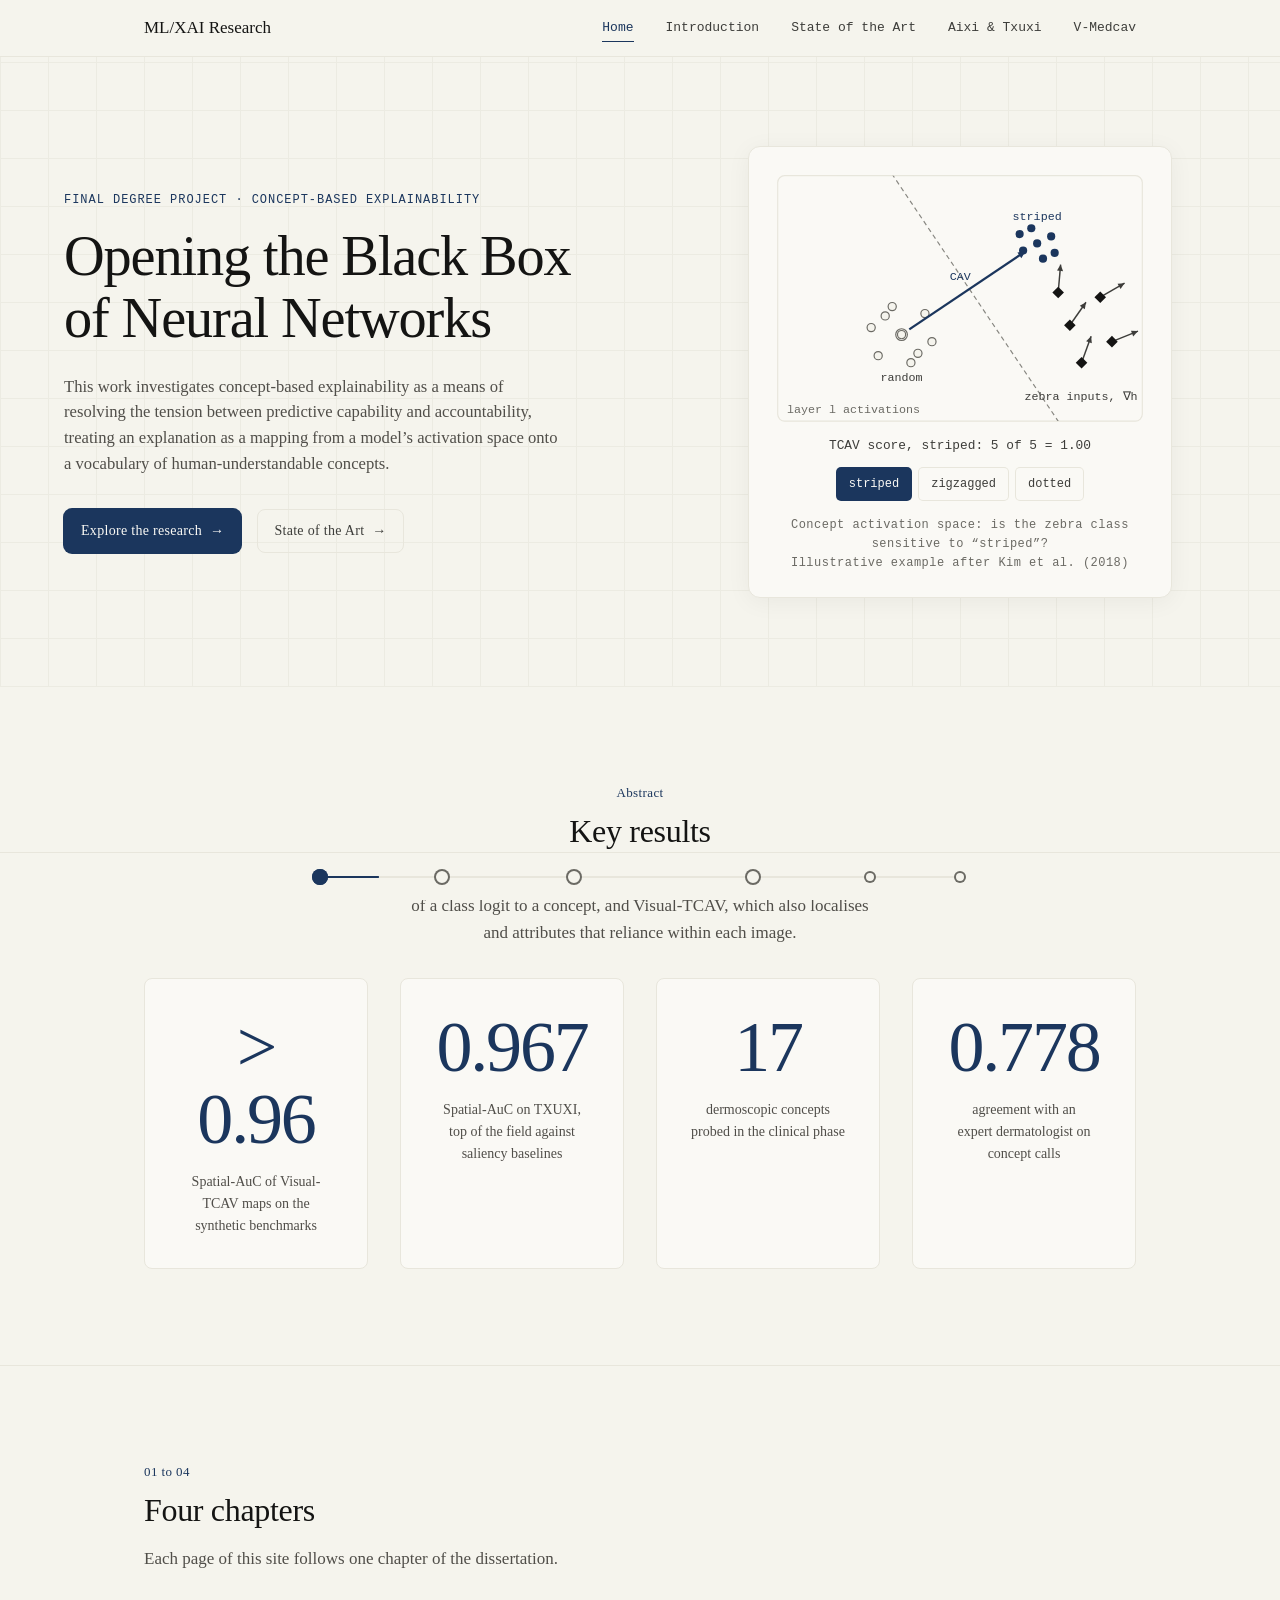
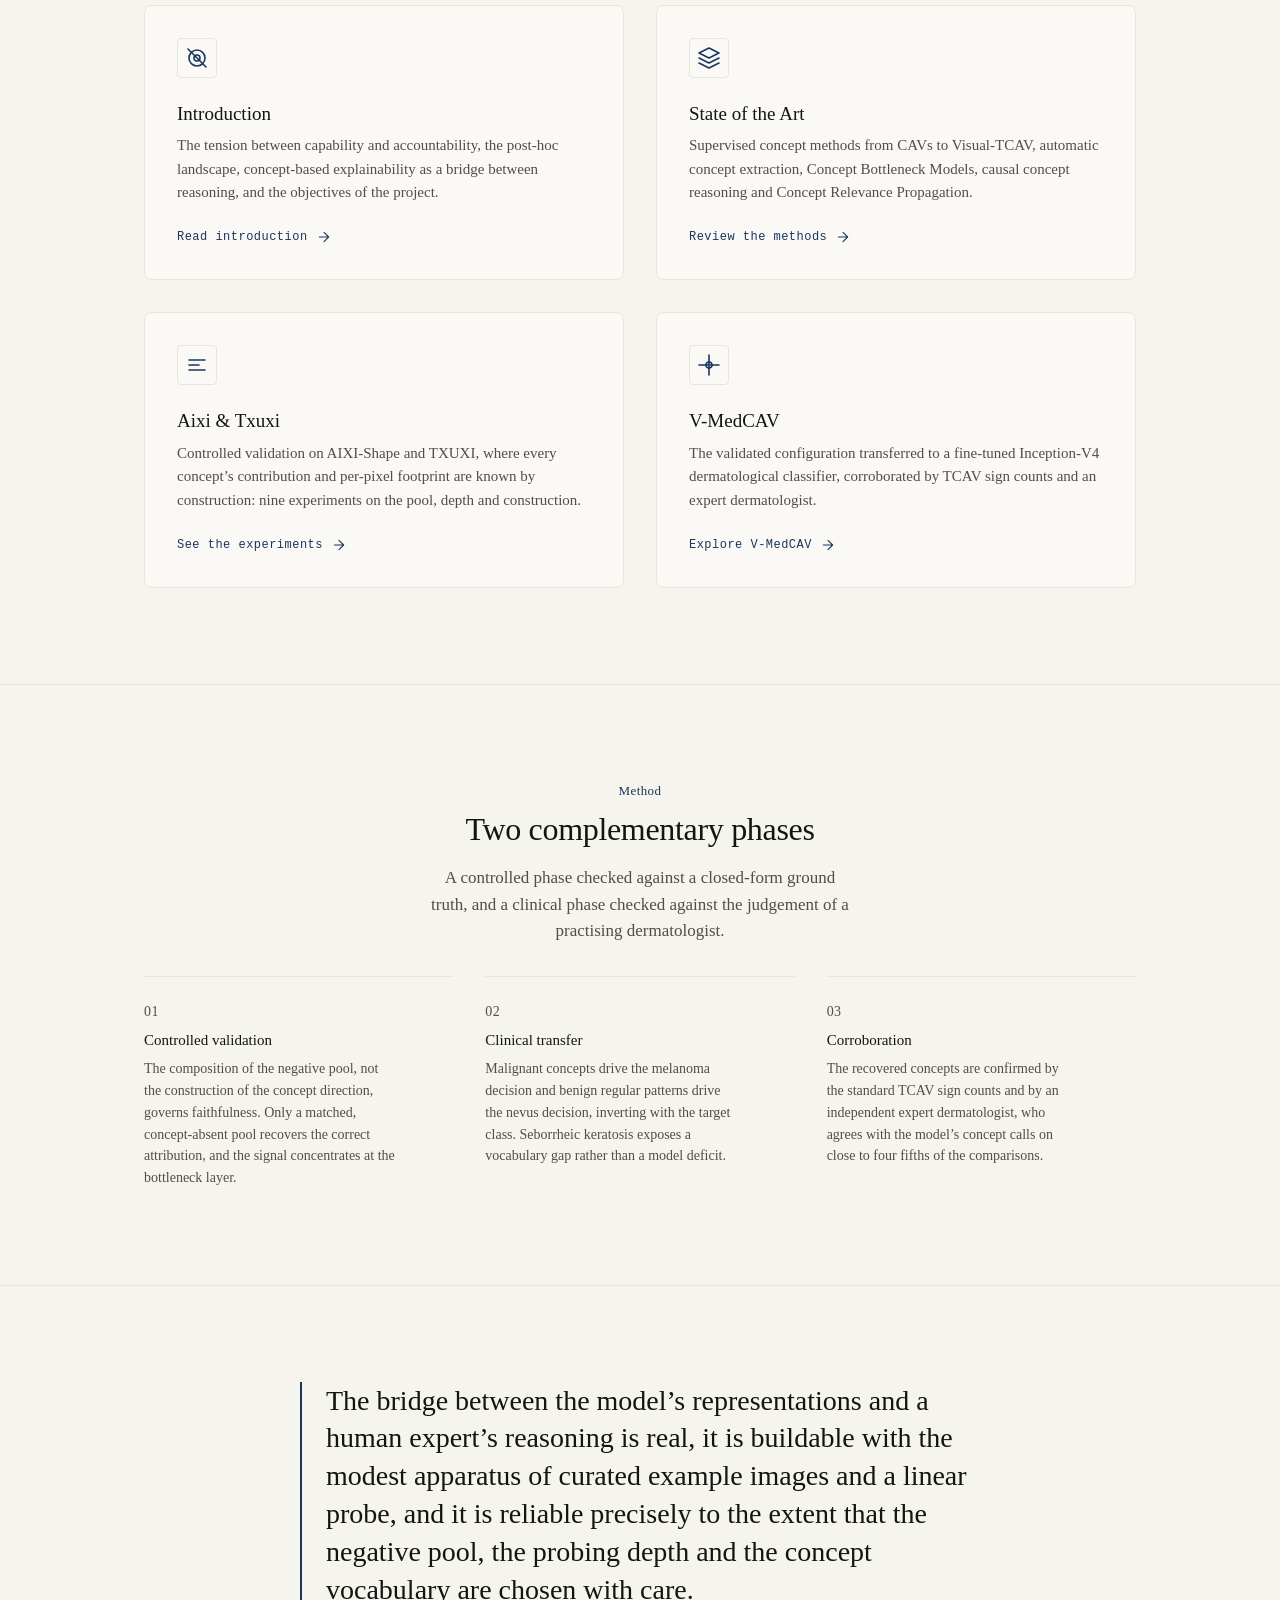
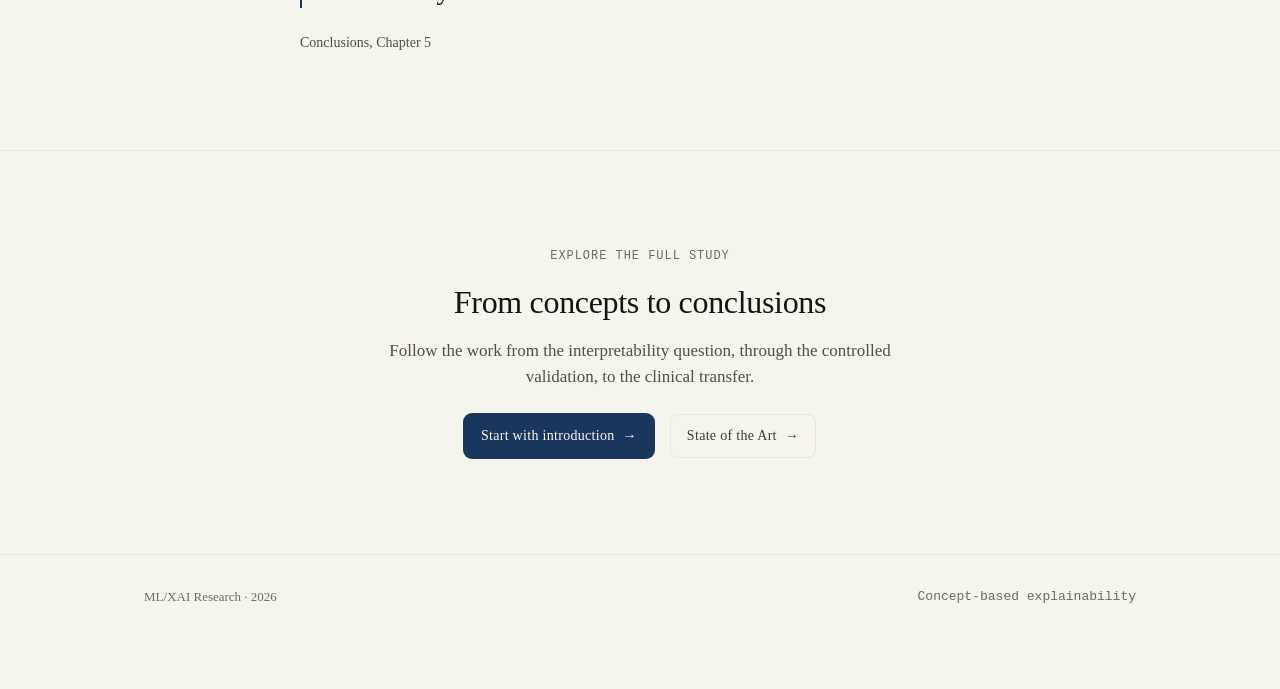
<file: index.html>
<!doctype html>
<html lang="en">
<head>
  <meta charset="utf-8" />
  <meta name="viewport" content="width=device-width, initial-scale=1" />
  <title>ML/XAI Research · Concept-Based Explainability</title>
  <link rel="stylesheet" href="css/style.css" />
  <script defer src="js/site.js"></script>
  <script defer src="js/visuals.js"></script>
</head>
<body>

<a class="skip-link" href="#main">Skip to content</a>
<header class="topnav">
  <div class="topnav-inner">
    <a class="topnav-brand" href="index.html">ML/XAI Research</a>
    <nav aria-label="Primary">
      <ul class="topnav-links">
        <li><a href="index.html" aria-current="page">Home</a></li>
        <li><a href="landing.html">Introduction</a></li>
        <li><a href="state-of-the-art.html">State of the Art</a></li>
        <li><a href="aixi-txuxi.html">Aixi &amp; Txuxi</a></li>
        <li><a href="v-medcav.html">V-Medcav</a></li>
      </ul>
    </nav>
  </div>
</header>

<main id="main">
  <!-- ── HERO ── -->
  <section class="hero-wide" data-od-id="hero" data-progress-label="Home" data-progress-level="section">
    <div class="hero-bg" aria-hidden="true"></div>
    <div class="hero-content">
      <p class="eyebrow eyebrow--accent reveal">Final degree project · Concept-based explainability</p>
      <h1 class="reveal delay-1">Opening the Black Box of Neural Networks</h1>
      <p class="lead reveal delay-2">This work investigates concept-based explainability as a means of resolving the tension between predictive capability and accountability, treating an explanation as a mapping from a model’s activation space onto a vocabulary of human-understandable concepts.</p>
      <div class="hero-cta reveal delay-3">
        <a href="landing.html" class="btn btn-primary btn-arrow">Explore the research</a>
        <a href="state-of-the-art.html" class="btn btn-secondary btn-arrow">State of the Art</a>
      </div>
    </div>
    <div class="hero-visual reveal delay-2">
      <div class="hero-visual-inner">
        <div class="viz" data-visual="concept-space" role="group" aria-label="Concept activation space at layer l: activations of random images and of concept images such as striped are separated by a linear boundary, the CAV points from the random centroid toward the concept centroid, and the gradients of five zebra inputs are tested against it to give the TCAV score. Use the buttons to switch between striped, zigzagged and dotted."></div>
        <p class="vis-label">Concept activation space: is the zebra class sensitive to “striped”?<br />Illustrative example after Kim et al. (2018)</p>
      </div>
    </div>
  </section>

  <!-- ── KEY RESULTS ── -->
  <section class="section" data-od-id="scope" data-progress-label="Key Results" data-progress-level="section">
    <div class="container">
      <div class="section-head section-head--center reveal">
        <p class="section-num">Abstract</p>
        <h2>Key results</h2>
        <p class="section-lede">Two instruments: TCAV, which measures the directional sensitivity of a class logit to a concept, and Visual-TCAV, which also localises and attributes that reliance within each image.</p>
      </div>
      <div class="grid-4">
        <div class="card card--center reveal delay-1">
          <div class="stat-num num" data-count="0.96" data-decimals="2" data-prefix="&gt; ">&gt; 0.96</div>
          <p class="stat-label">Spatial-AuC of Visual-TCAV maps on the synthetic benchmarks</p>
        </div>
        <div class="card card--center reveal delay-2">
          <div class="stat-num num" data-count="0.967" data-decimals="3">0.967</div>
          <p class="stat-label">Spatial-AuC on TXUXI, top of the field against saliency baselines</p>
        </div>
        <div class="card card--center reveal delay-3">
          <div class="stat-num num" data-count="17">17</div>
          <p class="stat-label">dermoscopic concepts probed in the clinical phase</p>
        </div>
        <div class="card card--center reveal delay-4">
          <div class="stat-num num" data-count="0.778" data-decimals="3">0.778</div>
          <p class="stat-label">agreement with an expert dermatologist on concept calls</p>
        </div>
      </div>
    </div>
  </section>

  <!-- ── CHAPTERS ── -->
  <section class="section" data-od-id="areas" data-progress-label="Chapters" data-progress-level="section">
    <div class="container">
      <div class="section-head section-head--narrow reveal">
        <p class="section-num">01 to 04</p>
        <h2>Four chapters</h2>
        <p class="section-lede">Each page of this site follows one chapter of the dissertation.</p>
      </div>
      <div class="grid-2">
        <article class="card reveal delay-1">
          <div class="icon-box">
            <svg class="od-icon od-icon--lg" viewBox="0 0 24 24" aria-hidden="true"><circle cx="12" cy="12" r="3"/><circle cx="12" cy="12" r="8"/><path d="M3 3l18 18"/></svg>
          </div>
          <h3>Introduction</h3>
          <p>The tension between capability and accountability, the post-hoc landscape, concept-based explainability as a bridge between reasoning, and the objectives of the project.</p>
          <a class="card-link" href="landing.html">Read introduction
            <svg class="od-icon od-icon--sm" viewBox="0 0 24 24" aria-hidden="true"><path d="M5 12h14M12 5l7 7-7 7"/></svg>
          </a>
        </article>
        <article class="card reveal delay-2">
          <div class="icon-box">
            <svg class="od-icon od-icon--lg" viewBox="0 0 24 24" aria-hidden="true"><path d="M12 2L2 7l10 5 10-5-10-5z"/><path d="M2 17l10 5 10-5"/><path d="M2 12l10 5 10-5"/></svg>
          </div>
          <h3>State of the Art</h3>
          <p>Supervised concept methods from CAVs to Visual-TCAV, automatic concept extraction, Concept Bottleneck Models, causal concept reasoning and Concept Relevance Propagation.</p>
          <a class="card-link" href="state-of-the-art.html">Review the methods
            <svg class="od-icon od-icon--sm" viewBox="0 0 24 24" aria-hidden="true"><path d="M5 12h14M12 5l7 7-7 7"/></svg>
          </a>
        </article>
        <article class="card reveal delay-1">
          <div class="icon-box">
            <svg class="od-icon od-icon--lg" viewBox="0 0 24 24" aria-hidden="true"><path d="M4 7h16M4 12h10M4 17h16"/></svg>
          </div>
          <h3>Aixi &amp; Txuxi</h3>
          <p>Controlled validation on AIXI-Shape and TXUXI, where every concept’s contribution and per-pixel footprint are known by construction: nine experiments on the pool, depth and construction.</p>
          <a class="card-link" href="aixi-txuxi.html">See the experiments
            <svg class="od-icon od-icon--sm" viewBox="0 0 24 24" aria-hidden="true"><path d="M5 12h14M12 5l7 7-7 7"/></svg>
          </a>
        </article>
        <article class="card reveal delay-2">
          <div class="icon-box">
            <svg class="od-icon od-icon--lg" viewBox="0 0 24 24" aria-hidden="true"><circle cx="12" cy="12" r="3"/><path d="M12 2v20M2 12h20"/></svg>
          </div>
          <h3>V-MedCAV</h3>
          <p>The validated configuration transferred to a fine-tuned Inception-V4 dermatological classifier, corroborated by TCAV sign counts and an expert dermatologist.</p>
          <a class="card-link" href="v-medcav.html">Explore V-MedCAV
            <svg class="od-icon od-icon--sm" viewBox="0 0 24 24" aria-hidden="true"><path d="M5 12h14M12 5l7 7-7 7"/></svg>
          </a>
        </article>
      </div>
    </div>
  </section>

  <!-- ── TWO PHASES ── -->
  <section class="section" data-od-id="process" data-progress-label="Two Phases" data-progress-level="section">
    <div class="container">
      <div class="section-head section-head--center reveal">
        <p class="section-num">Method</p>
        <h2>Two complementary phases</h2>
        <p class="section-lede">A controlled phase checked against a closed-form ground truth, and a clinical phase checked against the judgement of a practising dermatologist.</p>
      </div>
      <div class="grid-3">
        <div class="step reveal delay-1">
          <p class="section-num num">01</p>
          <h3>Controlled validation</h3>
          <p>The composition of the negative pool, not the construction of the concept direction, governs faithfulness. Only a matched, concept-absent pool recovers the correct attribution, and the signal concentrates at the bottleneck layer.</p>
        </div>
        <div class="step reveal delay-2">
          <p class="section-num num">02</p>
          <h3>Clinical transfer</h3>
          <p>Malignant concepts drive the melanoma decision and benign regular patterns drive the nevus decision, inverting with the target class. Seborrheic keratosis exposes a vocabulary gap rather than a model deficit.</p>
        </div>
        <div class="step reveal delay-3">
          <p class="section-num num">03</p>
          <h3>Corroboration</h3>
          <p>The recovered concepts are confirmed by the standard TCAV sign counts and by an independent expert dermatologist, who agrees with the model’s concept calls on close to four fifths of the comparisons.</p>
        </div>
      </div>
    </div>
  </section>

  <!-- ── QUOTE ── -->
  <section class="section" data-od-id="quote" data-progress-label="Conclusion" data-progress-level="subsection">
    <div class="container">
      <figure class="quote-wrap reveal">
        <blockquote class="quote">
          The bridge between the model’s representations and a human expert’s reasoning is real, it is buildable with the modest apparatus of curated example images and a linear probe, and it is reliable precisely to the extent that the negative pool, the probing depth and the concept vocabulary are chosen with care.
        </blockquote>
        <figcaption class="quote-author">Conclusions, Chapter 5</figcaption>
      </figure>
    </div>
  </section>

  <!-- ── FINAL CTA ── -->
  <section class="section cta" data-od-id="cta" data-progress-label="Begin" data-progress-level="subsection">
    <div class="container">
      <div class="cta-inner reveal">
        <p class="eyebrow">Explore the full study</p>
        <h2>From concepts to conclusions</h2>
        <p class="lead">Follow the work from the interpretability question, through the controlled validation, to the clinical transfer.</p>
        <div class="hero-cta">
          <a href="landing.html" class="btn btn-primary btn-arrow">Start with introduction</a>
          <a href="state-of-the-art.html" class="btn btn-secondary btn-arrow">State of the Art</a>
        </div>
      </div>
    </div>
  </section>
</main>

<footer class="pagefoot">
  <div class="container row-between">
    <span>ML/XAI Research · 2026</span>
    <span class="meta">Concept-based explainability</span>
  </div>
</footer>

<nav class="progress-line" id="progressLine" aria-label="Section progress"></nav>

</body>
</html>
</file>
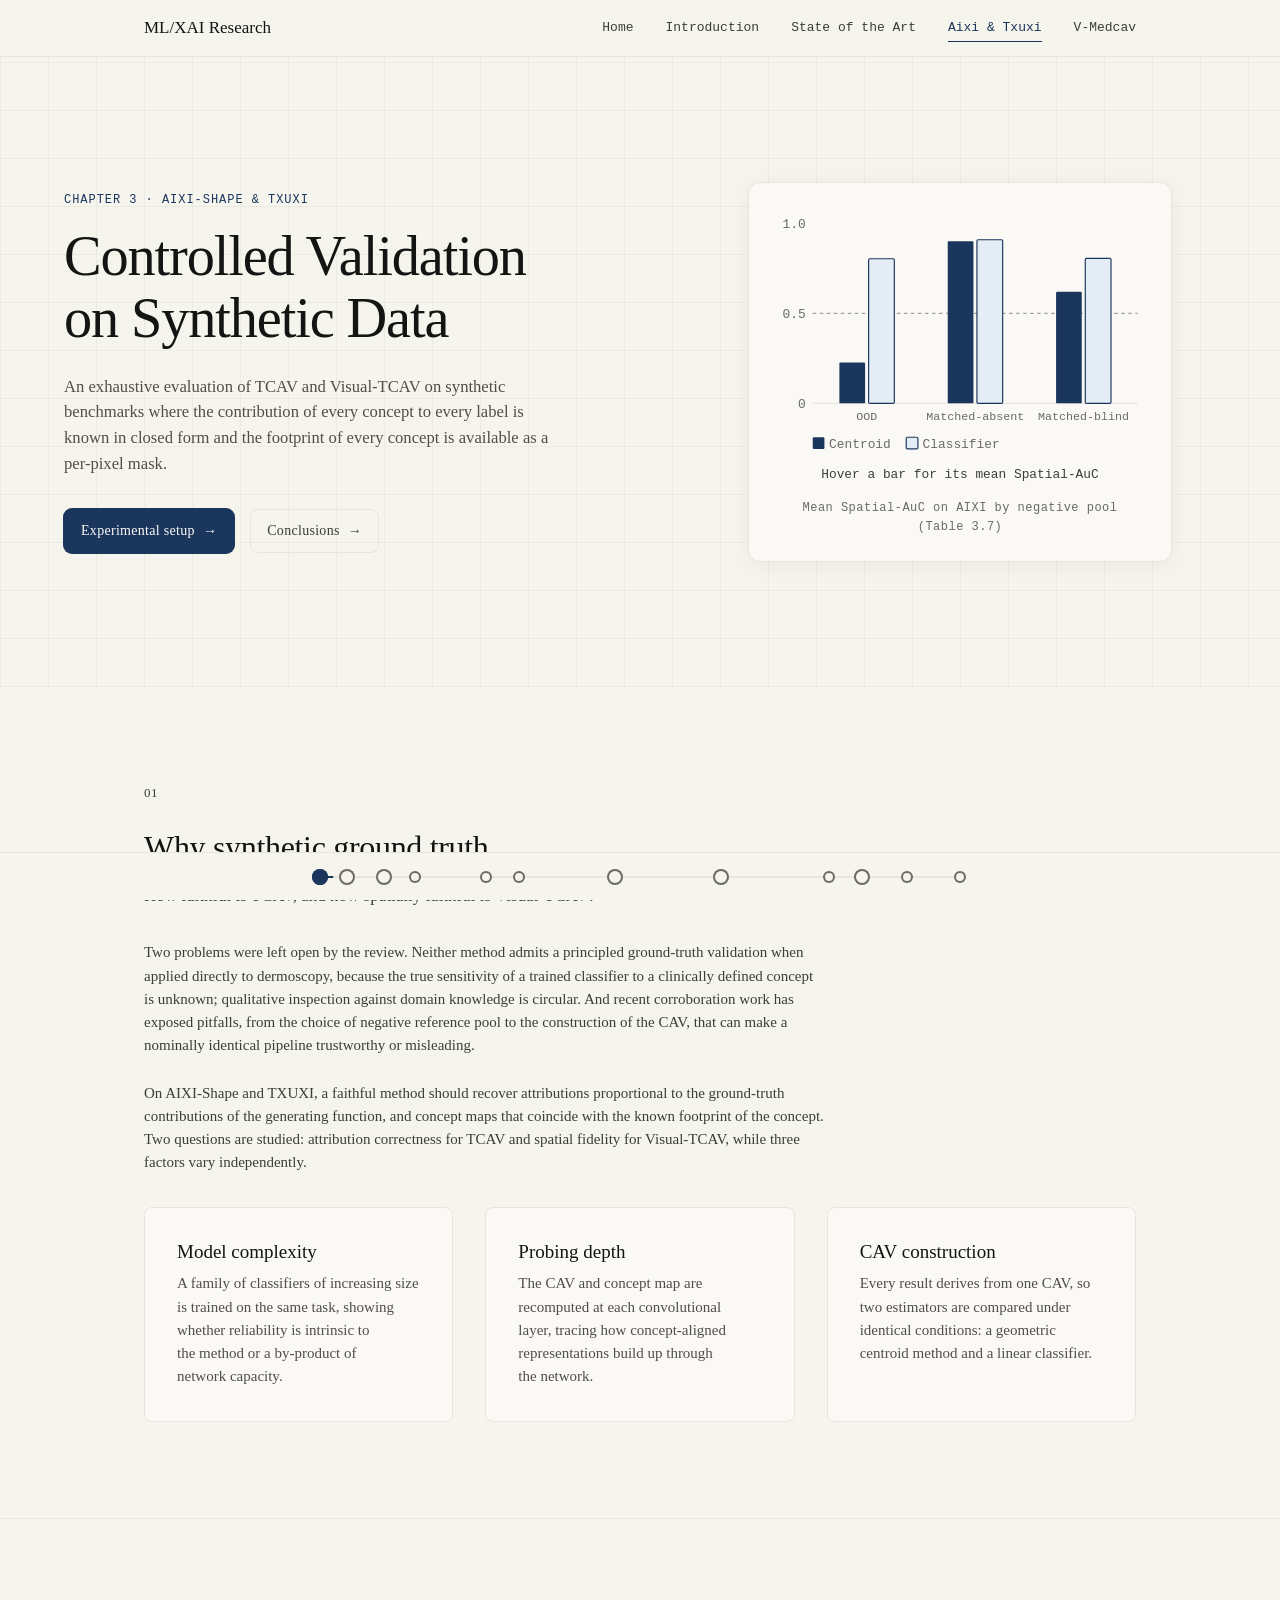
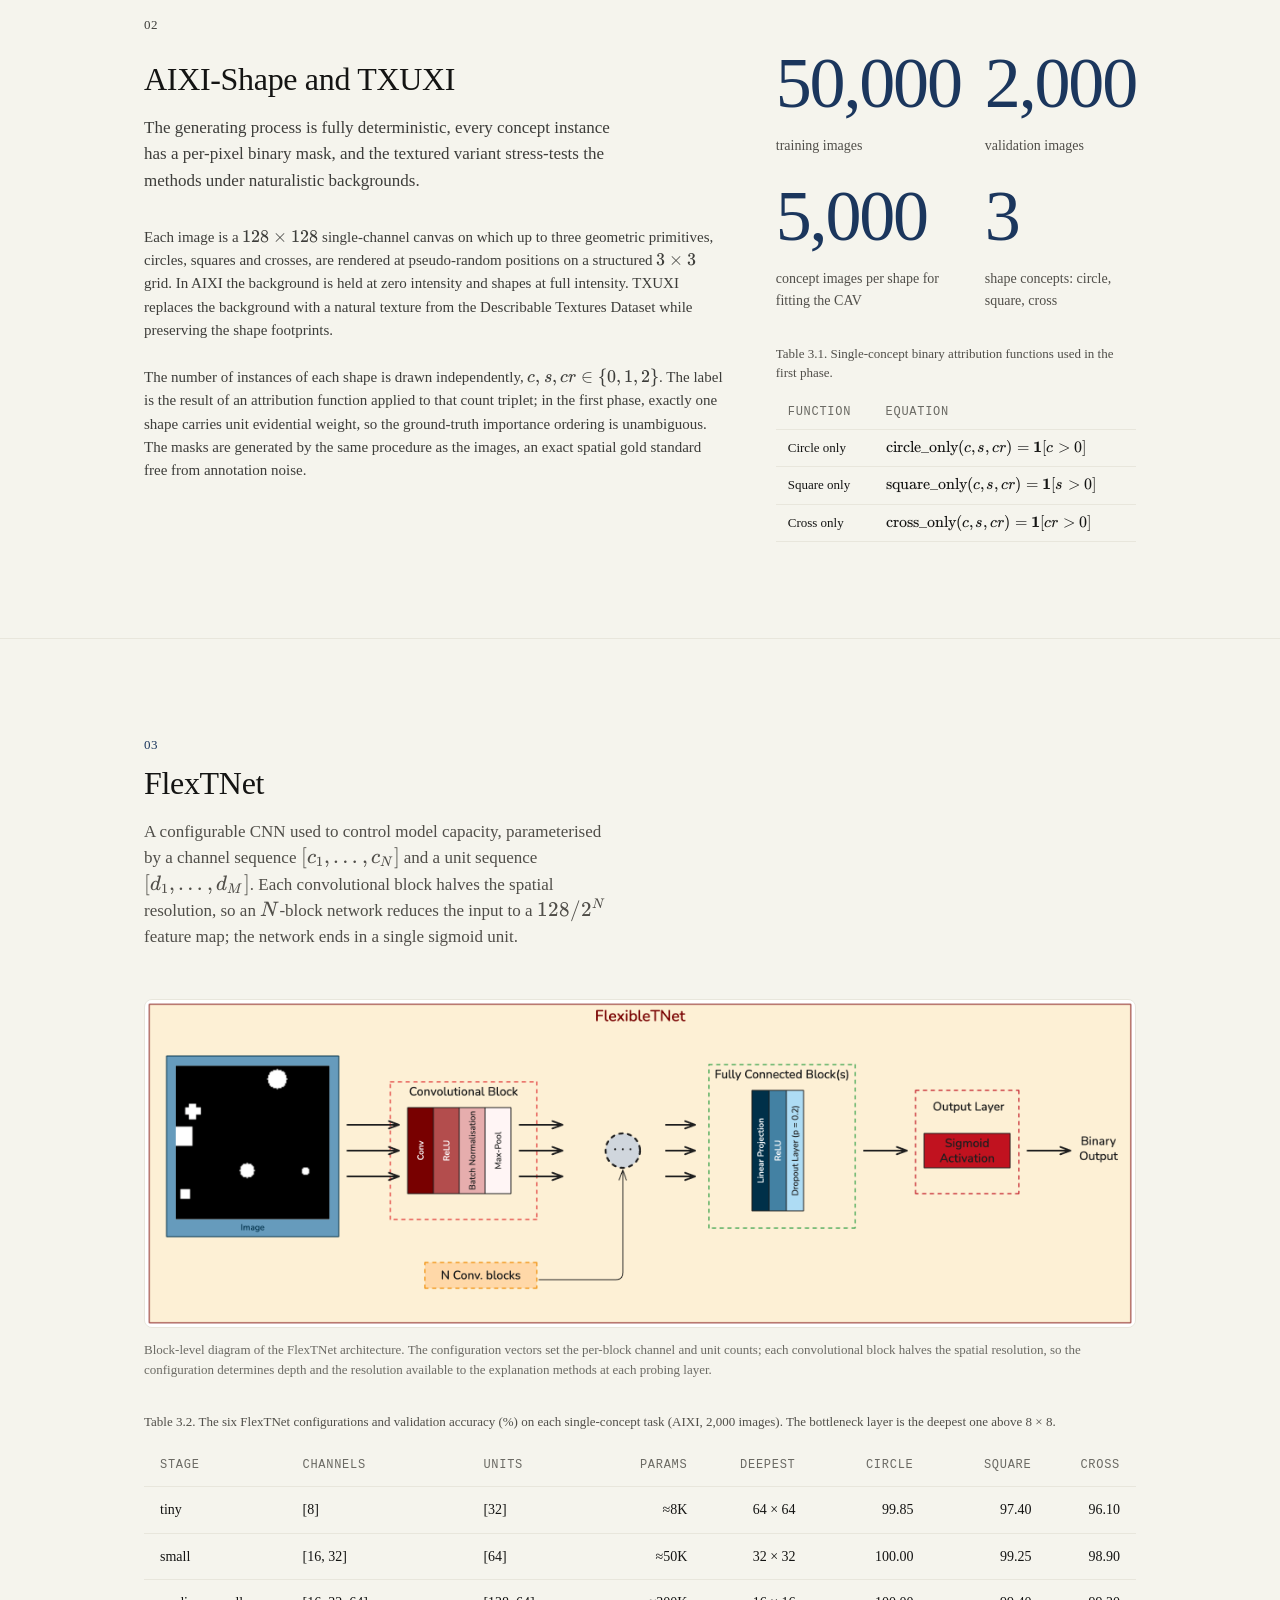
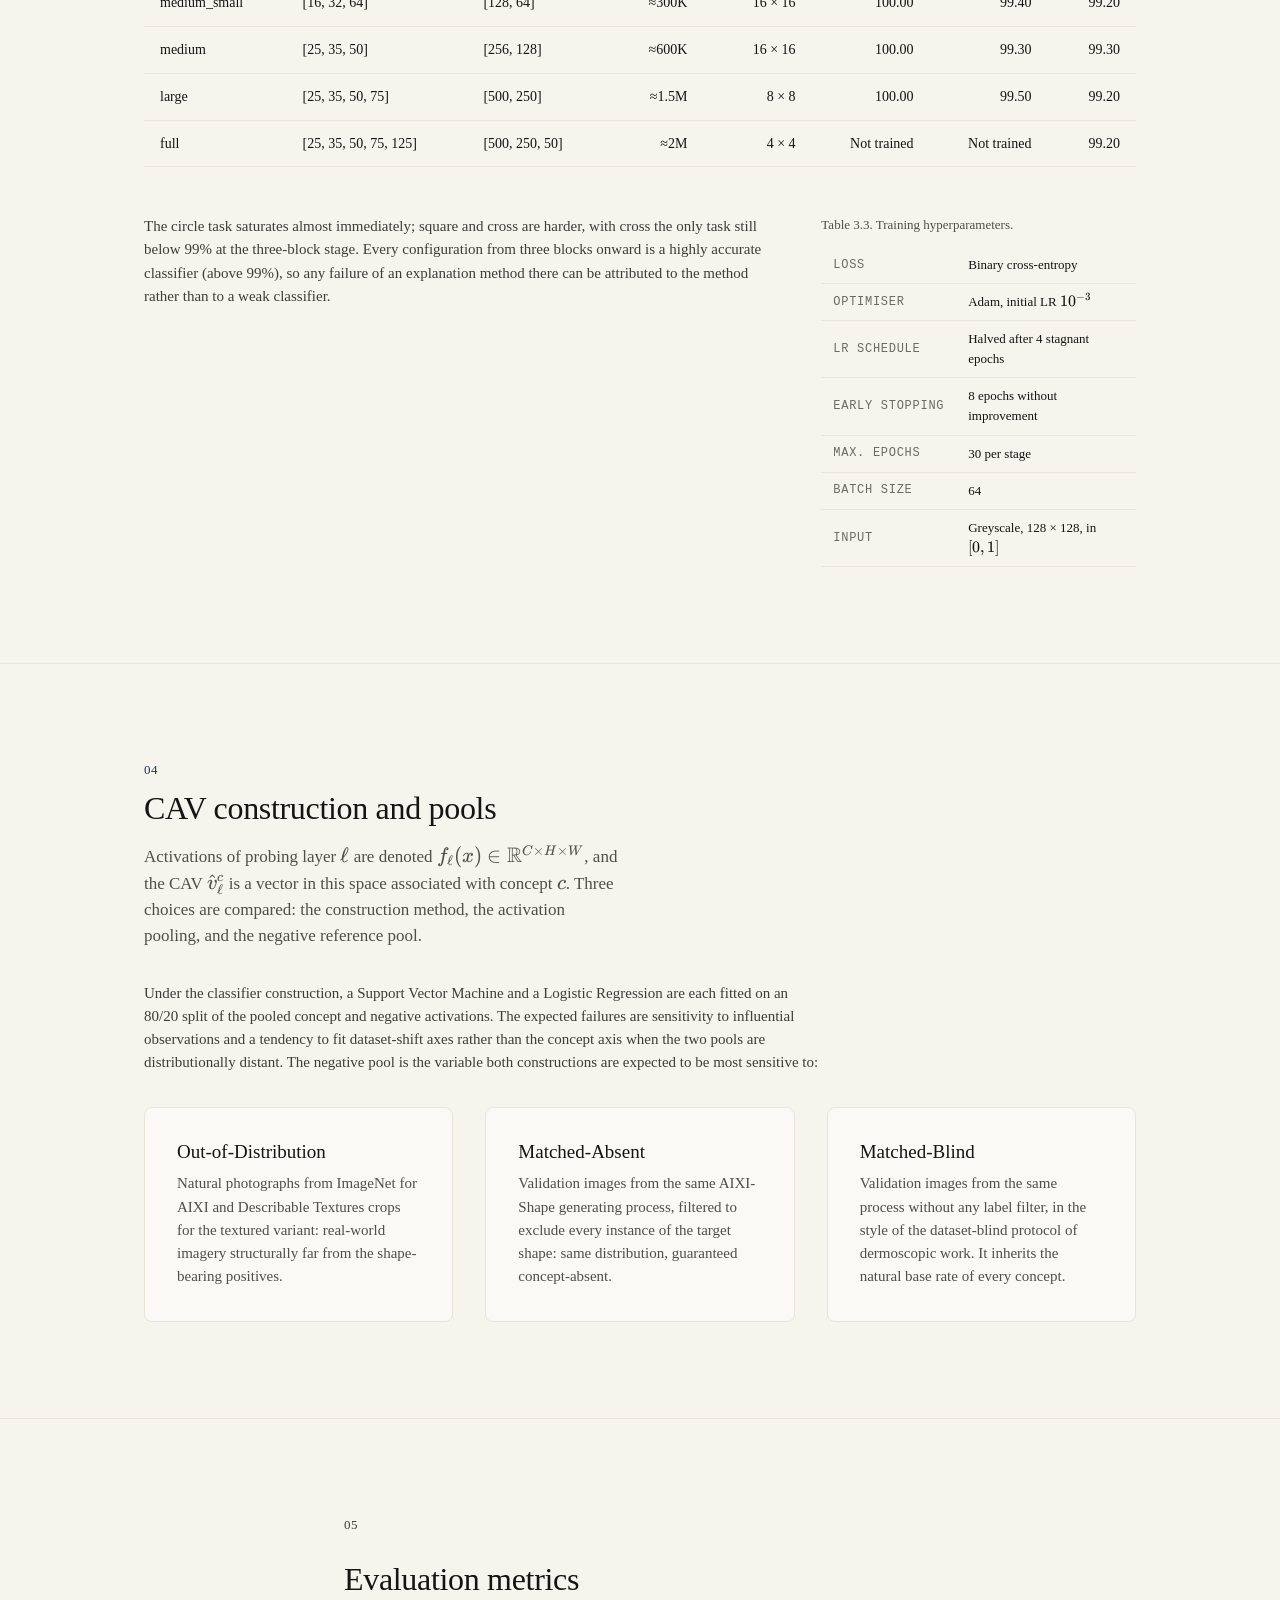
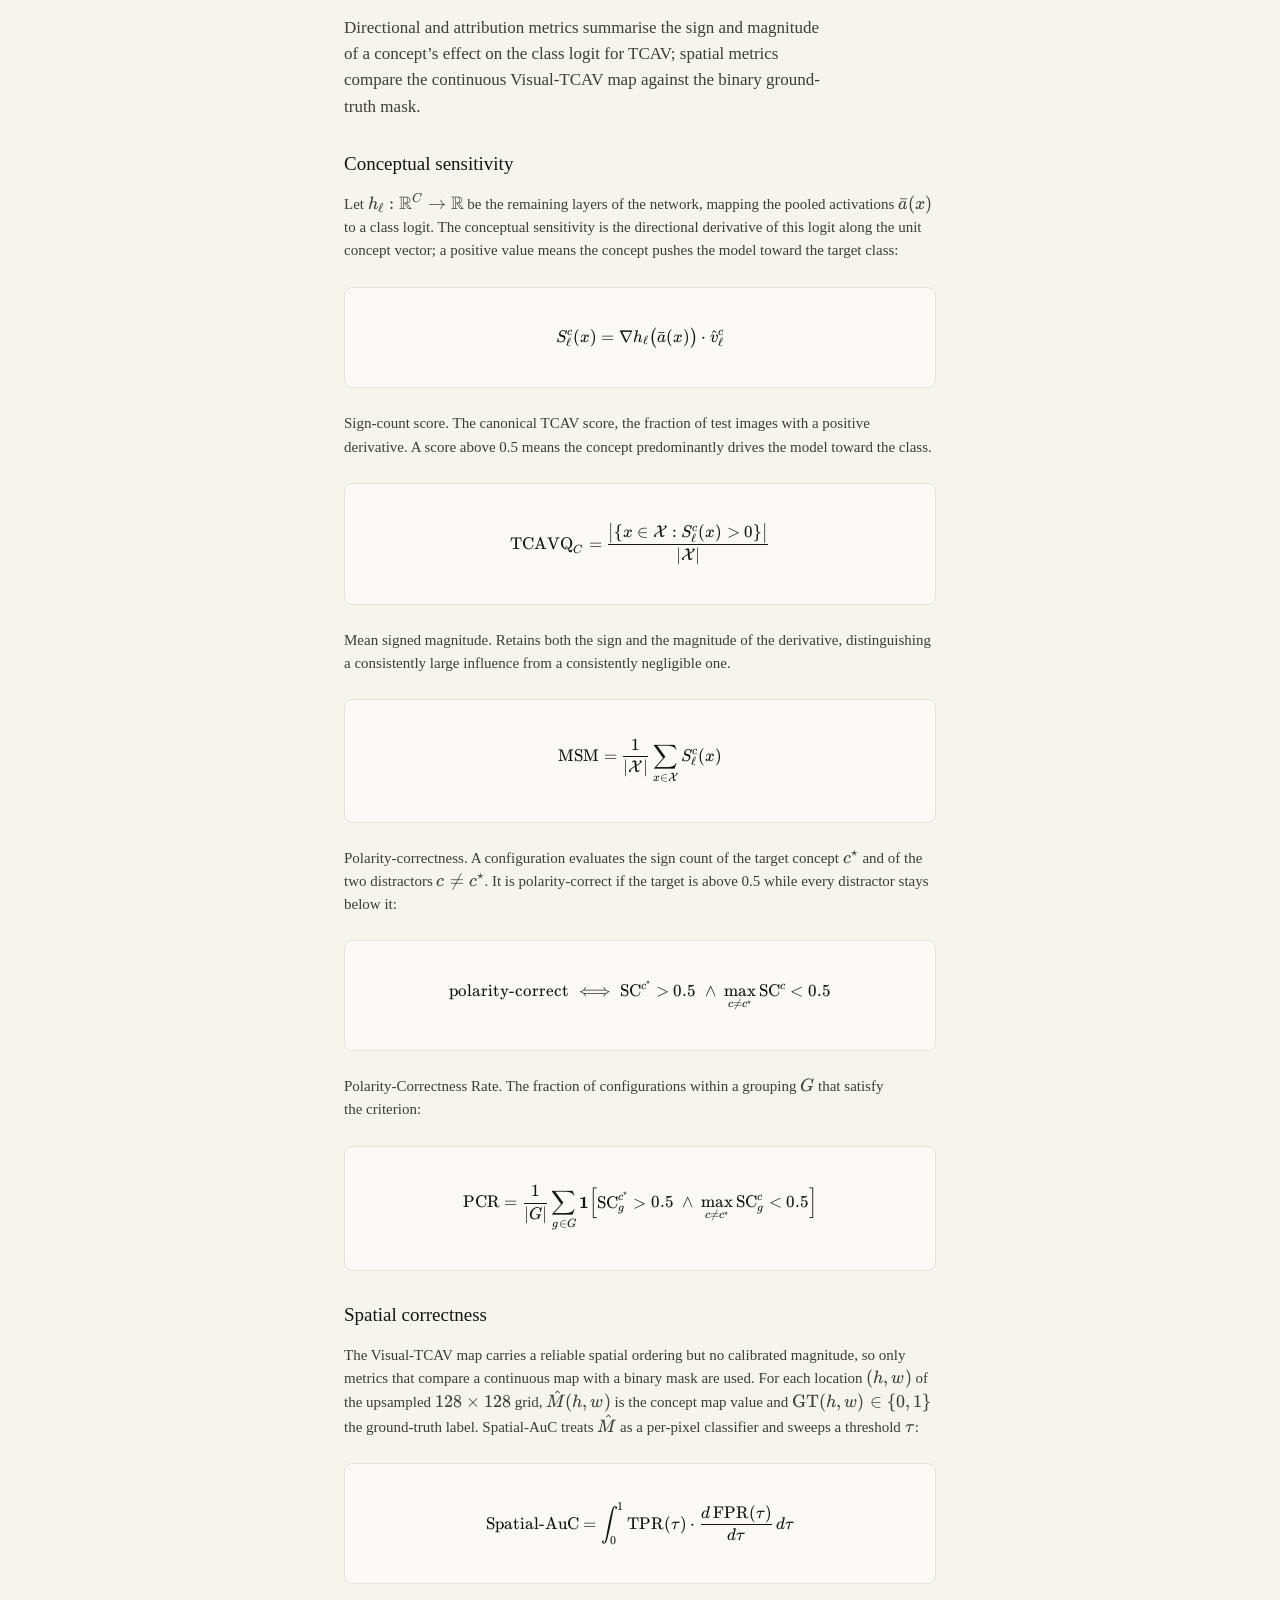
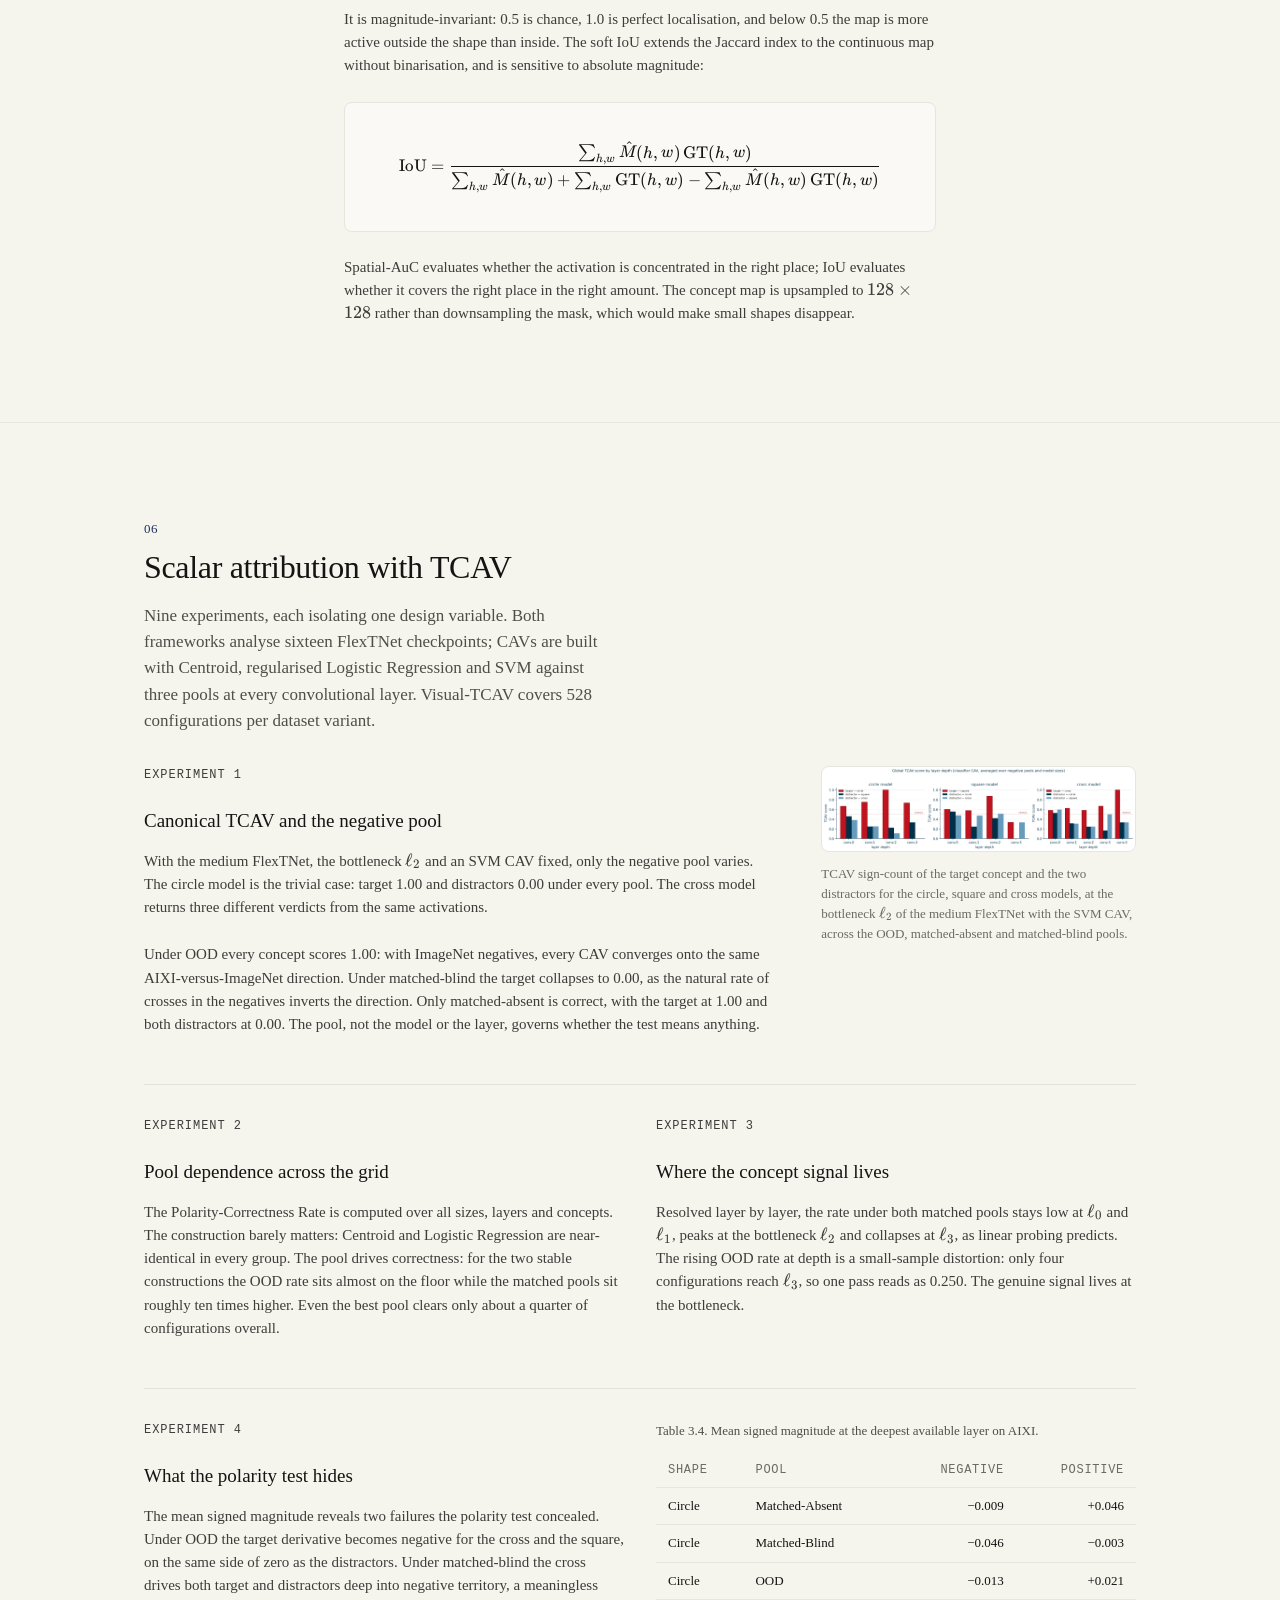
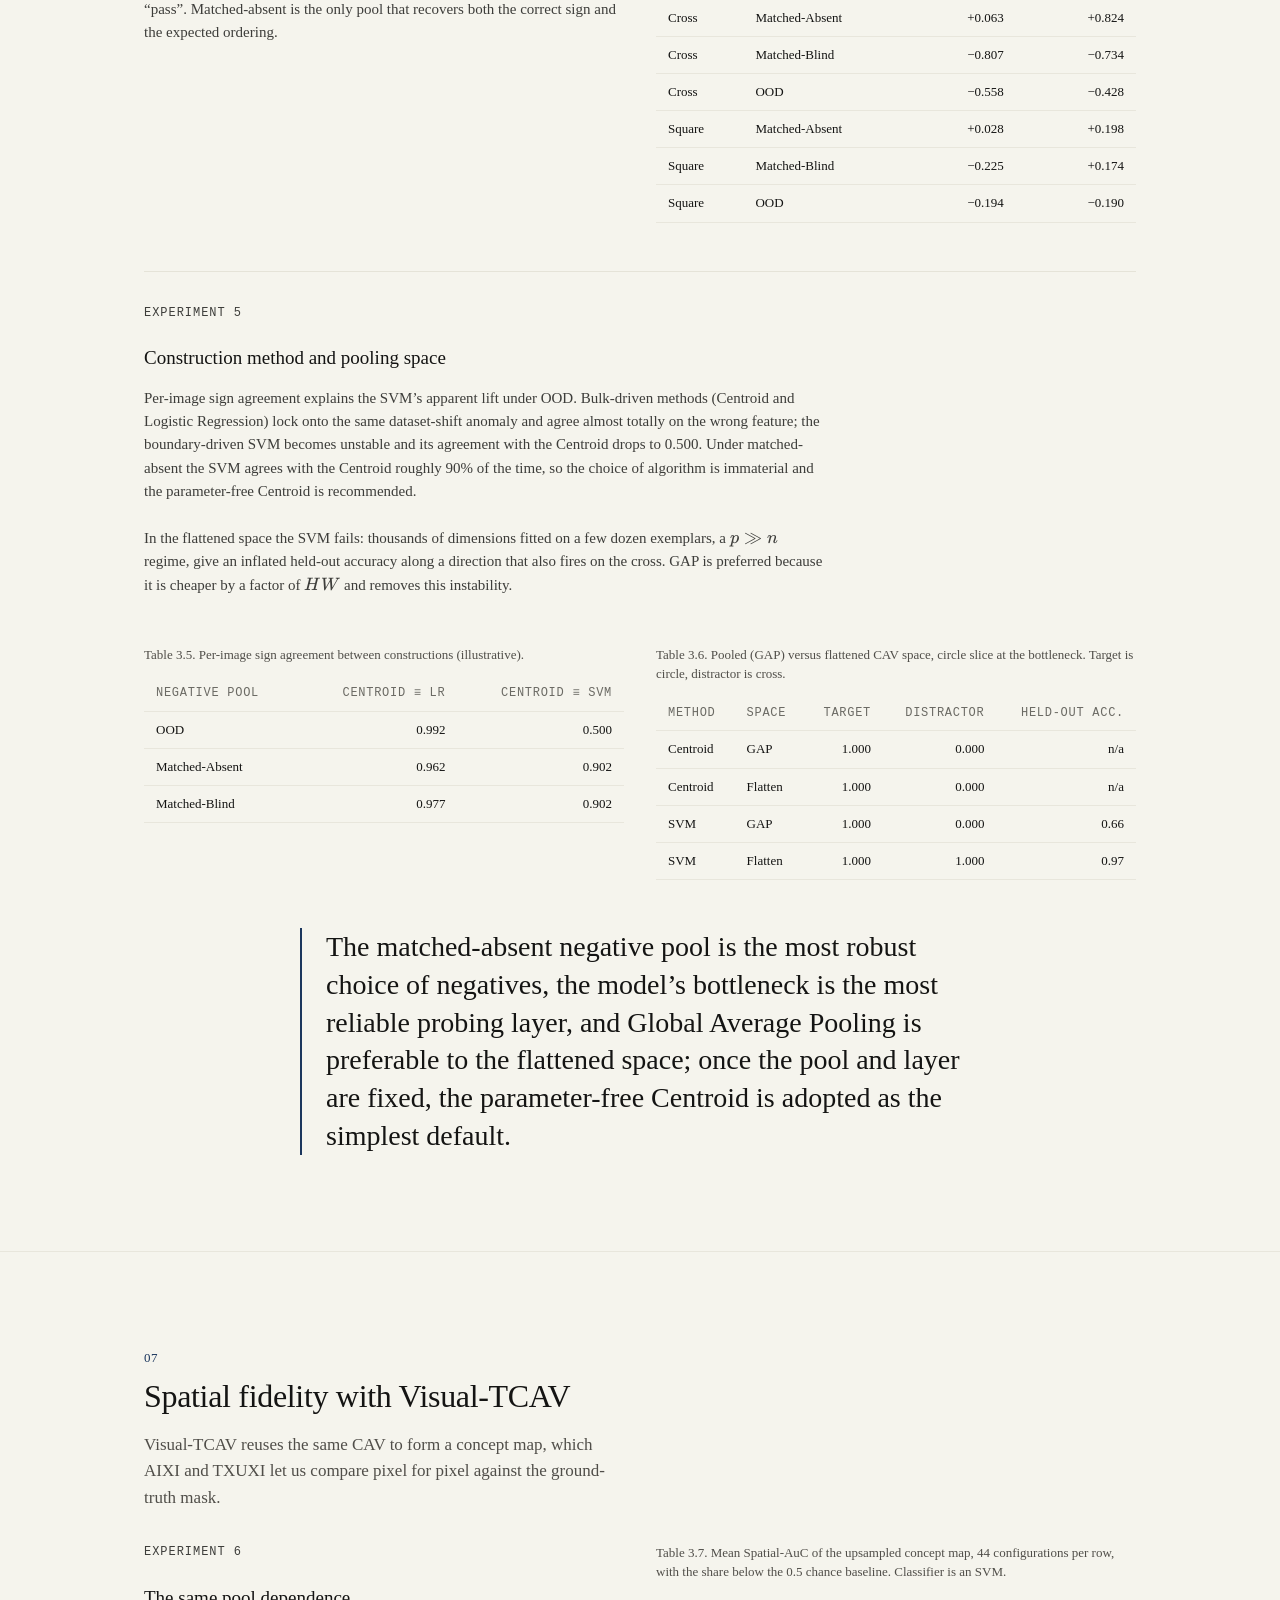
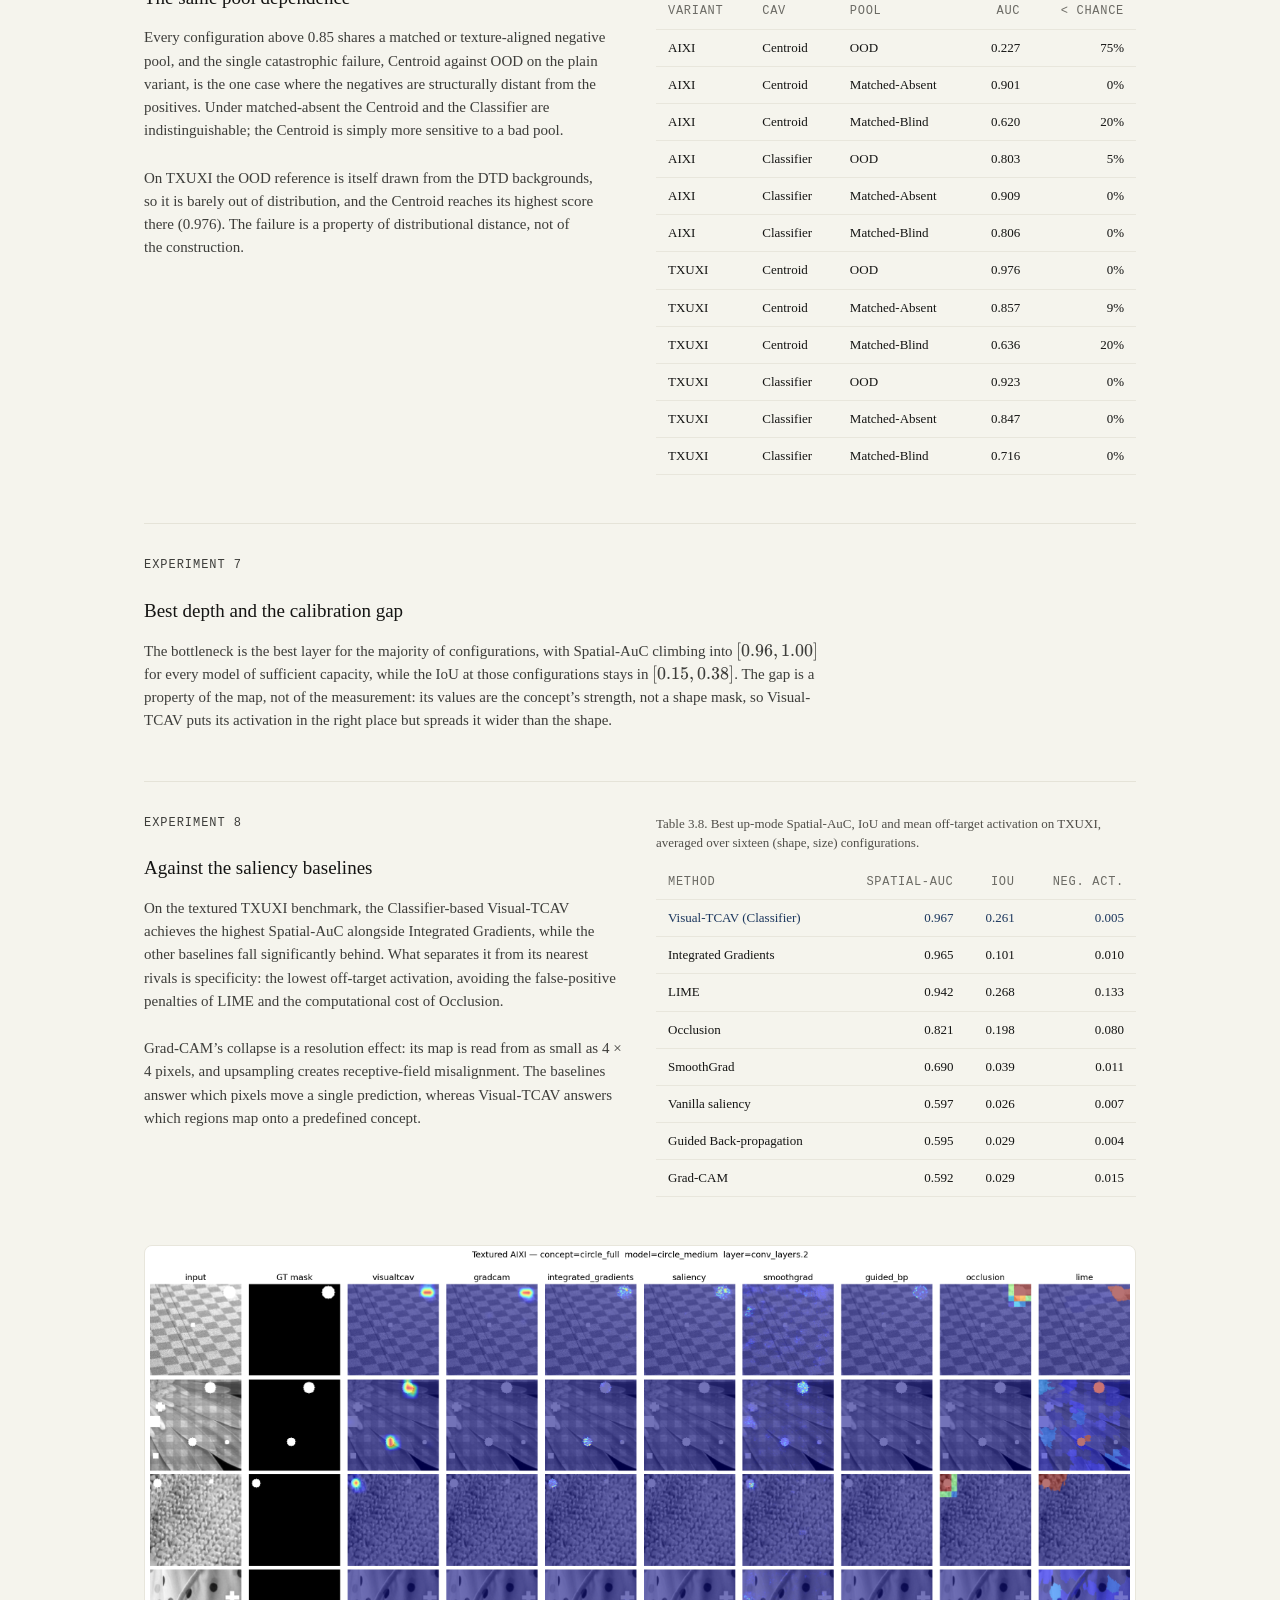
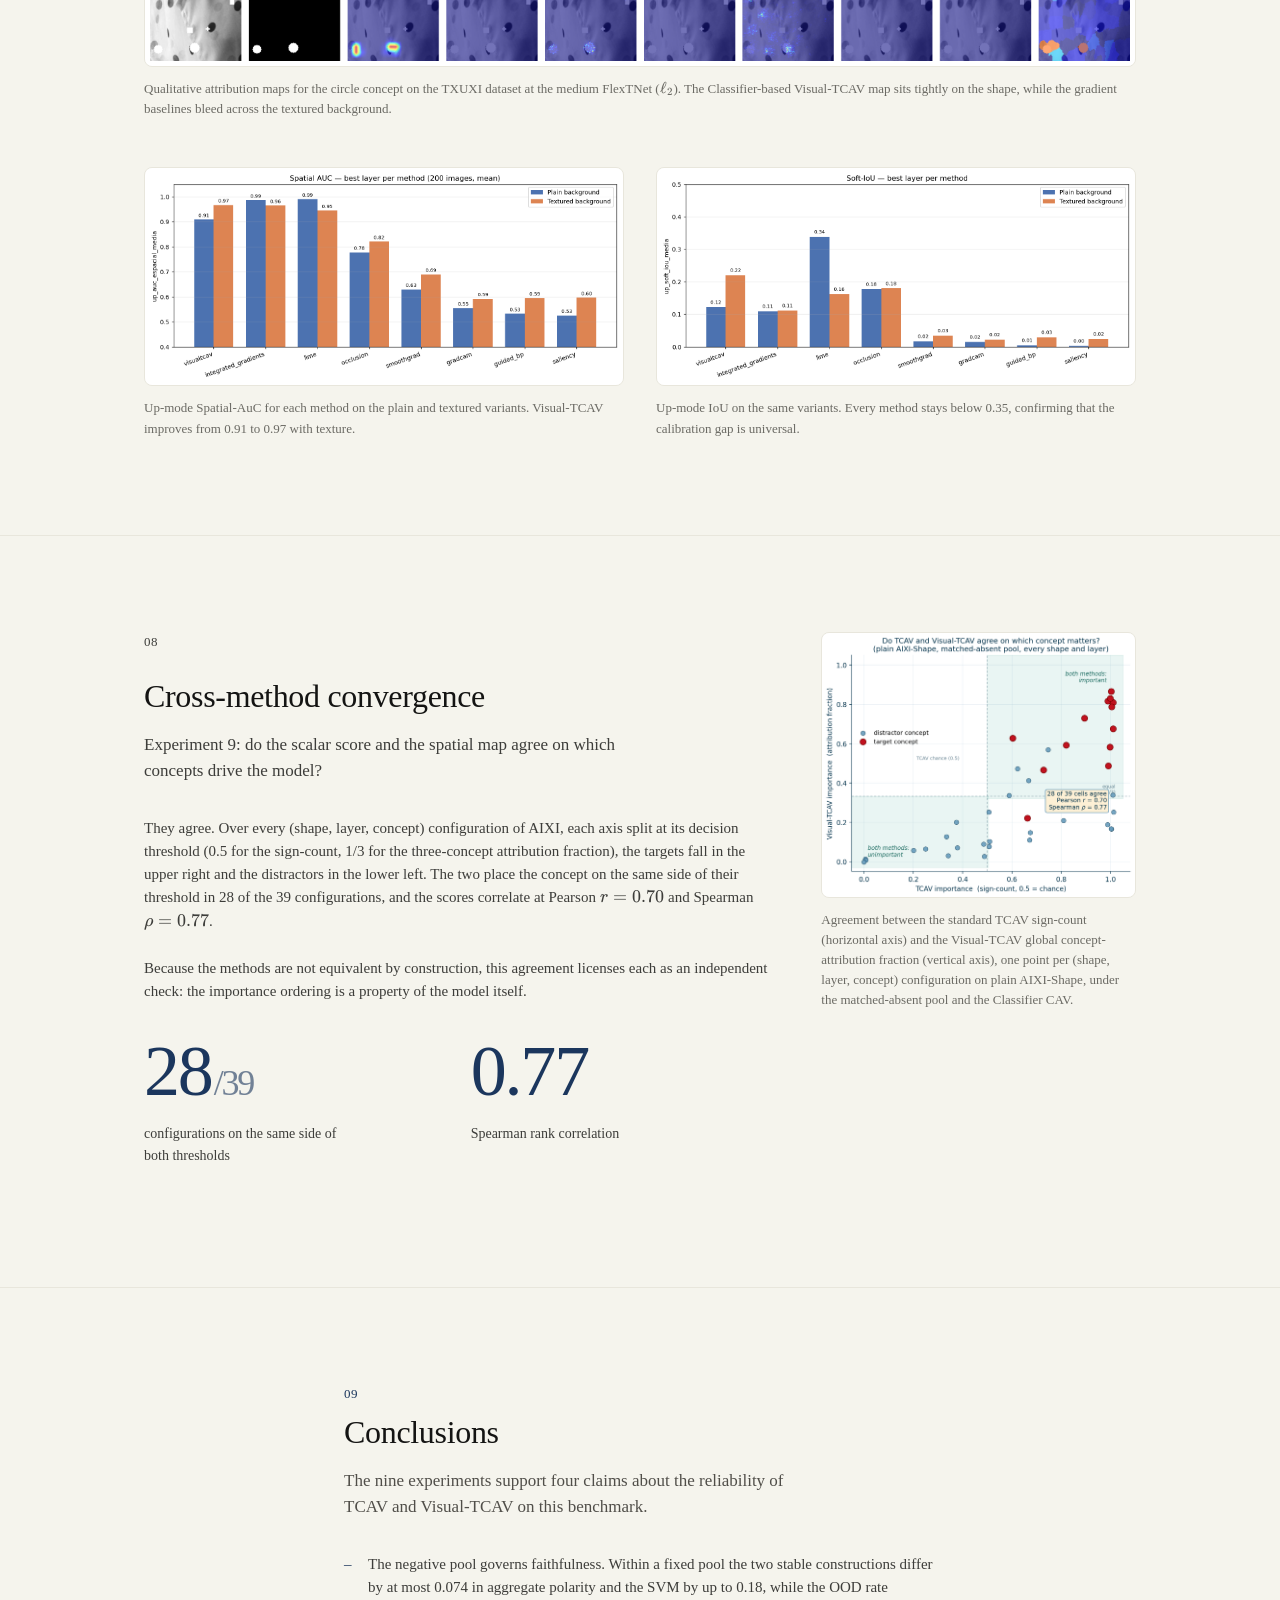
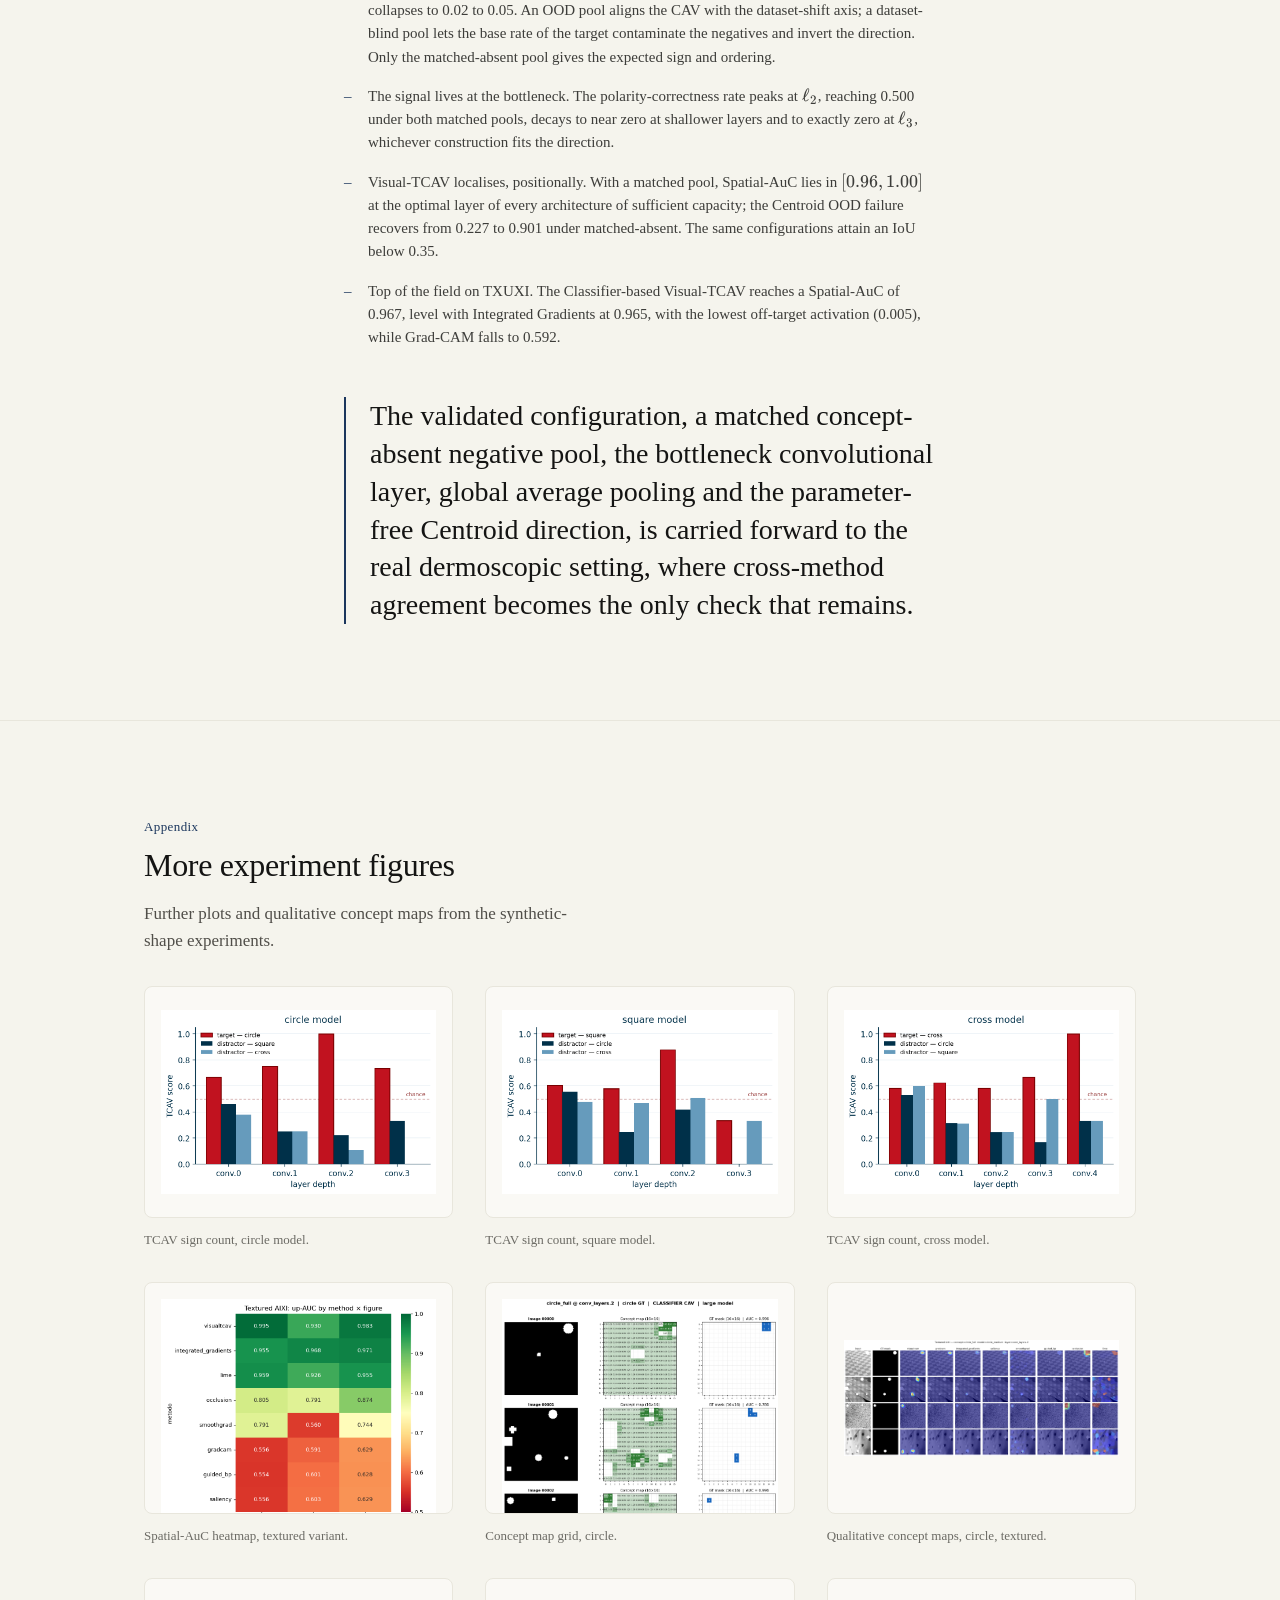
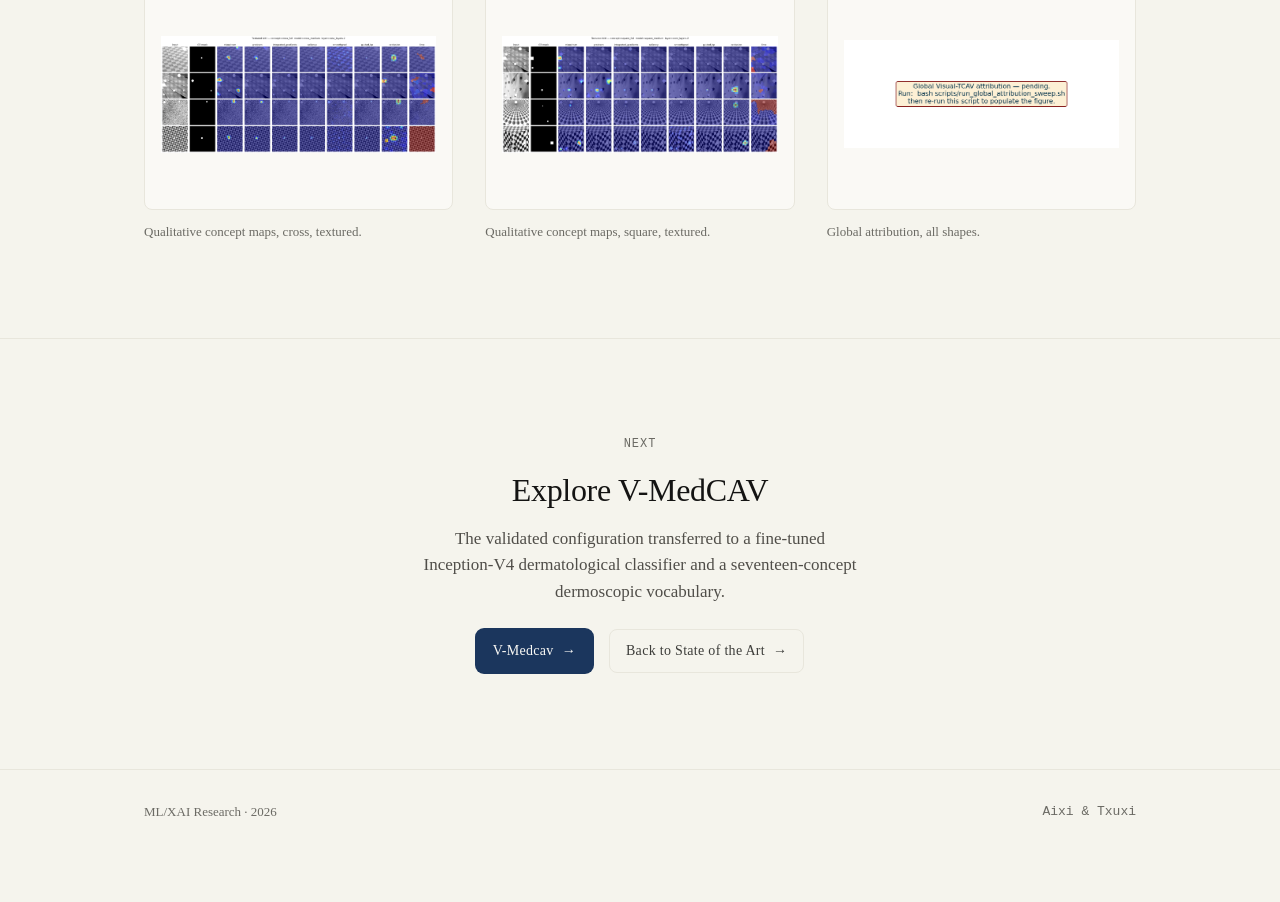
<file: aixi-txuxi.html>
<!doctype html>
<html lang="en">
<head>
  <meta charset="utf-8" />
  <meta name="viewport" content="width=device-width, initial-scale=1" />
  <title>Aixi &amp; Txuxi · ML/XAI Research</title>
  <link rel="stylesheet" href="css/style.css" />
  <link rel="stylesheet" href="vendor/katex/katex.min.css" />
  <script defer src="vendor/katex/katex.min.js"></script>
  <script defer src="vendor/katex/auto-render.min.js"></script>
  <script defer src="js/site.js"></script>
  <script defer src="js/visuals.js"></script>
  <script defer src="js/figures.js"></script>
</head>
<body>

<a class="skip-link" href="#main">Skip to content</a>
<header class="topnav">
  <div class="topnav-inner">
    <a class="topnav-brand" href="index.html">ML/XAI Research</a>
    <nav aria-label="Primary">
      <ul class="topnav-links">
        <li><a href="index.html">Home</a></li>
        <li><a href="landing.html">Introduction</a></li>
        <li><a href="state-of-the-art.html">State of the Art</a></li>
        <li><a href="aixi-txuxi.html" aria-current="page">Aixi &amp; Txuxi</a></li>
        <li><a href="v-medcav.html">V-Medcav</a></li>
      </ul>
    </nav>
  </div>
</header>

<main id="main">
  <section class="hero-wide" data-od-id="hero" data-progress-label="Controlled Validation" data-progress-level="section">
    <div class="hero-bg" aria-hidden="true"></div>
    <div class="hero-content">
      <p class="eyebrow eyebrow--accent reveal">Chapter 3 · AIXI-Shape &amp; TXUXI</p>
      <h1 class="reveal delay-1">Controlled Validation on Synthetic Data</h1>
      <p class="lead reveal delay-2">An exhaustive evaluation of TCAV and Visual-TCAV on synthetic benchmarks where the contribution of every concept to every label is known in closed form and the footprint of every concept is available as a per-pixel mask.</p>
      <div class="hero-cta reveal delay-3">
        <a href="#setup" class="btn btn-primary btn-arrow">Experimental setup</a>
        <a href="#conclusions" class="btn btn-secondary btn-arrow">Conclusions</a>
      </div>
    </div>
    <div class="hero-visual reveal delay-2">
      <div class="hero-visual-inner">
        <div class="viz" data-visual="pool-auc" role="group" aria-label="Bar chart of mean Spatial-AuC on AIXI by negative pool for the Centroid and Classifier CAVs, from Table 3.7"></div>
        <p class="vis-label">Mean Spatial-AuC on AIXI by negative pool<br />(Table 3.7)</p>
      </div>
    </div>
  </section>

  <section class="section" data-od-id="question" data-progress-label="Research Question" data-progress-level="section" id="question">
    <div class="container">
      <div class="prose reveal">
        <div class="section-head">
          <p class="section-num">01</p>
          <h2>Why synthetic ground truth</h2>
          <p class="section-lede">How faithful is TCAV, and how spatially faithful is Visual-TCAV?</p>
        </div>
        <p>Two problems were left open by the review. Neither method admits a principled ground-truth validation when applied directly to dermoscopy, because the true sensitivity of a trained classifier to a clinically defined concept is unknown; qualitative inspection against domain knowledge is circular. And recent corroboration work has exposed pitfalls, from the choice of negative reference pool to the construction of the CAV, that can make a nominally identical pipeline trustworthy or misleading.</p>
        <p>On AIXI-Shape and TXUXI, a faithful method should recover attributions proportional to the ground-truth contributions of the generating function, and concept maps that coincide with the known footprint of the concept. Two questions are studied: attribution correctness for TCAV and spatial fidelity for Visual-TCAV, while three factors vary independently.</p>
      </div>
      <div class="grid-3">
        <div class="card reveal delay-1">
          <h3>Model complexity</h3>
          <p>A family of classifiers of increasing size is trained on the same task, showing whether reliability is intrinsic to the method or a by-product of network capacity.</p>
        </div>
        <div class="card reveal delay-2">
          <h3>Probing depth</h3>
          <p>The CAV and concept map are recomputed at each convolutional layer, tracing how concept-aligned representations build up through the network.</p>
        </div>
        <div class="card reveal delay-3">
          <h3>CAV construction</h3>
          <p>Every result derives from one CAV, so two estimators are compared under identical conditions: a geometric centroid method and a linear classifier.</p>
        </div>
      </div>
    </div>
  </section>

  <section class="section" data-od-id="setup" data-progress-label="Datasets" data-progress-level="section" id="setup">
    <div class="container">
      <div class="grid-2-1">
        <div class="prose reveal">
          <div class="section-head">
            <p class="section-num">02</p>
            <h2>AIXI-Shape and TXUXI</h2>
            <p class="section-lede">The generating process is fully deterministic, every concept instance has a per-pixel binary mask, and the textured variant stress-tests the methods under naturalistic backgrounds.</p>
          </div>
          <p>Each image is a $128 \times 128$ single-channel canvas on which up to three geometric primitives, circles, squares and crosses, are rendered at pseudo-random positions on a structured $3 \times 3$ grid. In AIXI the background is held at zero intensity and shapes at full intensity. TXUXI replaces the background with a natural texture from the Describable Textures Dataset while preserving the shape footprints.</p>
          <p>The number of instances of each shape is drawn independently, $c, s, cr \in \{0, 1, 2\}$. The label is the result of an attribution function applied to that count triplet; in the first phase, exactly one shape carries unit evidential weight, so the ground-truth importance ordering is unambiguous. The masks are generated by the same procedure as the images, an exact spatial gold standard free from annotation noise.</p>
        </div>
        <div class="reveal delay-1">
          <div class="grid-2 stat-pair">
            <div class="stat">
              <div class="stat-num num" data-count="50000">50,000</div>
              <p class="stat-label">training images</p>
            </div>
            <div class="stat">
              <div class="stat-num num" data-count="2000">2,000</div>
              <p class="stat-label">validation images</p>
            </div>
            <div class="stat">
              <div class="stat-num num" data-count="5000">5,000</div>
              <p class="stat-label">concept images per shape for fitting the CAV</p>
            </div>
            <div class="stat">
              <div class="stat-num num" data-count="3">3</div>
              <p class="stat-label">shape concepts: circle, square, cross</p>
            </div>
          </div>
          <div class="table-wrap table-wrap--spaced">
            <table class="ds-table">
              <caption class="table-caption">Table 3.1. Single-concept binary attribution functions used in the first phase.</caption>
              <thead><tr><th scope="col">Function</th><th scope="col">Equation</th></tr></thead>
              <tbody>
                <tr><td>Circle only</td><td>$\mathrm{circle\_only}(c, s, cr) = \mathbf{1}[c &gt; 0]$</td></tr>
                <tr><td>Square only</td><td>$\mathrm{square\_only}(c, s, cr) = \mathbf{1}[s &gt; 0]$</td></tr>
                <tr><td>Cross only</td><td>$\mathrm{cross\_only}(c, s, cr) = \mathbf{1}[cr &gt; 0]$</td></tr>
              </tbody>
            </table>
          </div>
        </div>
      </div>
    </div>
  </section>

  <section class="section" data-od-id="flextnet" data-progress-label="FlexTNet" data-progress-level="subsection" id="flextnet">
    <div class="container">
      <div class="section-head section-head--narrow reveal">
        <p class="section-num">03</p>
        <h2>FlexTNet</h2>
        <p class="section-lede">A configurable CNN used to control model capacity, parameterised by a channel sequence $[c_1, \dots, c_N]$ and a unit sequence $[d_1, \dots, d_M]$. Each convolutional block halves the spatial resolution, so an $N$-block network reduces the input to a $128/2^N$ feature map; the network ends in a single sigmoid unit.</p>
      </div>
      <figure class="fig fig-block reveal">
        <button type="button" class="fig-frame" aria-label="Enlarge figure: Block-level diagram of the FlexTNet architecture"><img src="images/models/flexnet.png" width="2300" height="760" alt="Block-level diagram of the FlexTNet architecture" loading="lazy" decoding="async" /></button>
        <figcaption class="figure-caption">Block-level diagram of the FlexTNet architecture. The configuration vectors set the per-block channel and unit counts; each convolutional block halves the spatial resolution, so the configuration determines depth and the resolution available to the explanation methods at each probing layer.</figcaption>
      </figure>
      <div class="table-wrap table-wrap--spaced reveal">
        <table class="ds-table">
          <caption class="table-caption">Table 3.2. The six FlexTNet configurations and validation accuracy (%) on each single-concept task (AIXI, 2,000 images). The bottleneck layer is the deepest one above 8 × 8.</caption>
          <thead>
            <tr>
              <th scope="col">Stage</th>
              <th scope="col">Channels</th>
              <th scope="col">Units</th>
              <th scope="col" class="num-col">Params</th>
              <th scope="col" class="num-col">Deepest</th>
              <th scope="col" class="num-col">Circle</th>
              <th scope="col" class="num-col">Square</th>
              <th scope="col" class="num-col">Cross</th>
            </tr>
          </thead>
          <tbody>
            <tr><td>tiny</td><td>[8]</td><td>[32]</td><td class="num-col">≈8K</td><td class="num-col">64 × 64</td><td class="num-col">99.85</td><td class="num-col">97.40</td><td class="num-col">96.10</td></tr>
            <tr><td>small</td><td>[16, 32]</td><td>[64]</td><td class="num-col">≈50K</td><td class="num-col">32 × 32</td><td class="num-col">100.00</td><td class="num-col">99.25</td><td class="num-col">98.90</td></tr>
            <tr><td>medium_small</td><td>[16, 32, 64]</td><td>[128, 64]</td><td class="num-col">≈300K</td><td class="num-col">16 × 16</td><td class="num-col">100.00</td><td class="num-col">99.40</td><td class="num-col">99.20</td></tr>
            <tr><td>medium</td><td>[25, 35, 50]</td><td>[256, 128]</td><td class="num-col">≈600K</td><td class="num-col">16 × 16</td><td class="num-col">100.00</td><td class="num-col">99.30</td><td class="num-col">99.30</td></tr>
            <tr><td>large</td><td>[25, 35, 50, 75]</td><td>[500, 250]</td><td class="num-col">≈1.5M</td><td class="num-col">8 × 8</td><td class="num-col">100.00</td><td class="num-col">99.50</td><td class="num-col">99.20</td></tr>
            <tr><td>full</td><td>[25, 35, 50, 75, 125]</td><td>[500, 250, 50]</td><td class="num-col">≈2M</td><td class="num-col">4 × 4</td><td class="num-col">Not trained</td><td class="num-col">Not trained</td><td class="num-col">99.20</td></tr>
          </tbody>
        </table>
      </div>
      <div class="grid-2-1 grid-spaced">
        <div class="prose reveal">
          <p>The circle task saturates almost immediately; square and cross are harder, with cross the only task still below 99% at the three-block stage. Every configuration from three blocks onward is a highly accurate classifier (above 99%), so any failure of an explanation method there can be attributed to the method rather than to a weak classifier.</p>
        </div>
        <div class="table-wrap reveal delay-1">
          <table class="ds-table">
            <caption class="table-caption">Table 3.3. Training hyperparameters.</caption>
            <tbody>
              <tr><th scope="row">Loss</th><td>Binary cross-entropy</td></tr>
              <tr><th scope="row">Optimiser</th><td>Adam, initial LR $10^{-3}$</td></tr>
              <tr><th scope="row">LR schedule</th><td>Halved after 4 stagnant epochs</td></tr>
              <tr><th scope="row">Early stopping</th><td>8 epochs without improvement</td></tr>
              <tr><th scope="row">Max. epochs</th><td>30 per stage</td></tr>
              <tr><th scope="row">Batch size</th><td>64</td></tr>
              <tr><th scope="row">Input</th><td>Greyscale, 128 × 128, in $[0, 1]$</td></tr>
            </tbody>
          </table>
        </div>
      </div>
    </div>
  </section>

  <section class="section" data-od-id="pools" data-progress-label="CAV Construction" data-progress-level="subsection" id="pools">
    <div class="container">
      <div class="section-head section-head--narrow reveal">
        <p class="section-num">04</p>
        <h2>CAV construction and pools</h2>
        <p class="section-lede">Activations of probing layer $\ell$ are denoted $f_\ell(x) \in \mathbb{R}^{C \times H \times W}$, and the CAV $\hat{v}_\ell^c$ is a vector in this space associated with concept $c$. Three choices are compared: the construction method, the activation pooling, and the negative reference pool.</p>
      </div>
      <div class="prose reveal">
        <p>Under the classifier construction, a Support Vector Machine and a Logistic Regression are each fitted on an 80/20 split of the pooled concept and negative activations. The expected failures are sensitivity to influential observations and a tendency to fit dataset-shift axes rather than the concept axis when the two pools are distributionally distant. The negative pool is the variable both constructions are expected to be most sensitive to:</p>
      </div>
      <div class="grid-3">
        <div class="card reveal delay-1">
          <h3>Out-of-Distribution</h3>
          <p>Natural photographs from ImageNet for AIXI and Describable Textures crops for the textured variant: real-world imagery structurally far from the shape-bearing positives.</p>
        </div>
        <div class="card reveal delay-2">
          <h3>Matched-Absent</h3>
          <p>Validation images from the same AIXI-Shape generating process, filtered to exclude every instance of the target shape: same distribution, guaranteed concept-absent.</p>
        </div>
        <div class="card reveal delay-3">
          <h3>Matched-Blind</h3>
          <p>Validation images from the same process without any label filter, in the style of the dataset-blind protocol of dermoscopic work. It inherits the natural base rate of every concept.</p>
        </div>
      </div>
    </div>
  </section>

  <section class="section" data-od-id="metrics" data-progress-label="Evaluation Metrics" data-progress-level="subsection" id="metrics">
    <div class="container container--narrow">
      <div class="prose reveal">
        <div class="section-head">
          <p class="section-num">05</p>
          <h2>Evaluation metrics</h2>
          <p class="section-lede">Directional and attribution metrics summarise the sign and magnitude of a concept’s effect on the class logit for TCAV; spatial metrics compare the continuous Visual-TCAV map against the binary ground-truth mask.</p>
        </div>
        <h3>Conceptual sensitivity</h3>
        <p>Let $h_\ell : \mathbb{R}^C \to \mathbb{R}$ be the remaining layers of the network, mapping the pooled activations $\bar{a}(x)$ to a class logit. The conceptual sensitivity is the directional derivative of this logit along the unit concept vector; a positive value means the concept pushes the model toward the target class:</p>
        <div class="math-block">
          $$ S_\ell^c(x) = \nabla h_\ell\big(\bar{a}(x)\big) \cdot \hat{v}_\ell^c $$
        </div>
        <p><strong>Sign-count score.</strong> The canonical TCAV score, the fraction of test images with a positive derivative. A score above 0.5 means the concept predominantly drives the model toward the class.</p>
        <div class="math-block">
          $$ \mathrm{TCAVQ}_C = \frac{\big|\{x \in \mathcal{X} : S_\ell^c(x) > 0\}\big|}{|\mathcal{X}|} $$
        </div>
        <p><strong>Mean signed magnitude.</strong> Retains both the sign and the magnitude of the derivative, distinguishing a consistently large influence from a consistently negligible one.</p>
        <div class="math-block">
          $$ \mathrm{MSM} = \frac{1}{|\mathcal{X}|} \sum_{x \in \mathcal{X}} S_\ell^c(x) $$
        </div>
        <p><strong>Polarity-correctness.</strong> A configuration evaluates the sign count of the target concept $c^\star$ and of the two distractors $c \neq c^\star$. It is polarity-correct if the target is above 0.5 while every distractor stays below it:</p>
        <div class="math-block">
          $$ \text{polarity-correct} \iff \mathrm{SC}^{c^\star} > 0.5 \;\wedge\; \max_{c \neq c^\star} \mathrm{SC}^{c} < 0.5 $$
        </div>
        <p><strong>Polarity-Correctness Rate.</strong> The fraction of configurations within a grouping $G$ that satisfy the criterion:</p>
        <div class="math-block">
          $$ \mathrm{PCR} = \frac{1}{|G|} \sum_{g \in G} \mathbf{1}\Big[ \mathrm{SC}_g^{c^\star} > 0.5 \;\wedge\; \max_{c \neq c^\star} \mathrm{SC}_g^{c} < 0.5 \Big] $$
        </div>
        <h3>Spatial correctness</h3>
        <p>The Visual-TCAV map carries a reliable spatial ordering but no calibrated magnitude, so only metrics that compare a continuous map with a binary mask are used. For each location $(h, w)$ of the upsampled $128 \times 128$ grid, $\hat{M}(h, w)$ is the concept map value and $\mathrm{GT}(h, w) \in \{0, 1\}$ the ground-truth label. Spatial-AuC treats $\hat{M}$ as a per-pixel classifier and sweeps a threshold $\tau$:</p>
        <div class="math-block">
          $$ \text{Spatial-AuC} = \int_0^1 \mathrm{TPR}(\tau) \cdot \frac{d\,\mathrm{FPR}(\tau)}{d\tau}\, d\tau $$
        </div>
        <p>It is magnitude-invariant: 0.5 is chance, 1.0 is perfect localisation, and below 0.5 the map is more active outside the shape than inside. The soft IoU extends the Jaccard index to the continuous map without binarisation, and is sensitive to absolute magnitude:</p>
        <div class="math-block">
          $$ \mathrm{IoU} = \frac{\sum_{h,w} \hat{M}(h,w)\,\mathrm{GT}(h,w)}{\sum_{h,w} \hat{M}(h,w) + \sum_{h,w} \mathrm{GT}(h,w) - \sum_{h,w} \hat{M}(h,w)\,\mathrm{GT}(h,w)} $$
        </div>
        <p>Spatial-AuC evaluates whether the activation is concentrated in the right place; IoU evaluates whether it covers the right place in the right amount. The concept map is upsampled to $128 \times 128$ rather than downsampling the mask, which would make small shapes disappear.</p>
      </div>
    </div>
  </section>

  <section class="section" data-od-id="tcav-experiments" data-progress-label="TCAV Experiments" data-progress-level="section" id="tcav-experiments">
    <div class="container">
      <div class="section-head section-head--narrow reveal">
        <p class="section-num">06</p>
        <h2>Scalar attribution with TCAV</h2>
        <p class="section-lede">Nine experiments, each isolating one design variable. Both frameworks analyse sixteen FlexTNet checkpoints; CAVs are built with Centroid, regularised Logistic Regression and SVM against three pools at every convolutional layer. Visual-TCAV covers 528 configurations per dataset variant.</p>
      </div>

      <div class="grid-2-1 exp reveal">
        <div class="prose">
          <p class="method-label">Experiment 1</p>
          <h3>Canonical TCAV and the negative pool</h3>
          <p>With the medium FlexTNet, the bottleneck $\ell_2$ and an SVM CAV fixed, only the negative pool varies. The circle model is the trivial case: target 1.00 and distractors 0.00 under every pool. The cross model returns three different verdicts from the same activations.</p>
          <p>Under OOD every concept scores 1.00: with ImageNet negatives, every CAV converges onto the same AIXI-versus-ImageNet direction. Under matched-blind the target collapses to 0.00, as the natural rate of crosses in the negatives inverts the direction. Only matched-absent is correct, with the target at 1.00 and both distractors at 0.00. The pool, not the model or the layer, governs whether the test means anything.</p>
        </div>
        <figure class="fig">
          <button type="button" class="fig-frame" aria-label="Enlarge figure: TCAV sign-count of the target concept and two distractors"><img src="images/results/tcav_score_all.png" width="2680" height="715" alt="Bar charts of TCAV sign count for the target concept and two distractors for the circle, square and cross models across three negative pools" loading="lazy" decoding="async" /></button>
          <figcaption class="figure-caption">TCAV sign-count of the target concept and the two distractors for the circle, square and cross models, at the bottleneck $\ell_2$ of the medium FlexTNet with the SVM CAV, across the OOD, matched-absent and matched-blind pools.</figcaption>
        </figure>
      </div>

      <div class="grid-2 exp">
        <div class="prose reveal">
          <p class="method-label">Experiment 2</p>
          <h3>Pool dependence across the grid</h3>
          <p>The Polarity-Correctness Rate is computed over all sizes, layers and concepts. The construction barely matters: Centroid and Logistic Regression are near-identical in every group. The pool drives correctness: for the two stable constructions the OOD rate sits almost on the floor while the matched pools sit roughly ten times higher. Even the best pool clears only about a quarter of configurations overall.</p>
        </div>
        <div class="prose reveal delay-1">
          <p class="method-label">Experiment 3</p>
          <h3>Where the concept signal lives</h3>
          <p>Resolved layer by layer, the rate under both matched pools stays low at $\ell_0$ and $\ell_1$, peaks at the bottleneck $\ell_2$ and collapses at $\ell_3$, as linear probing predicts. The rising OOD rate at depth is a small-sample distortion: only four configurations reach $\ell_3$, so one pass reads as 0.250. The genuine signal lives at the bottleneck.</p>
        </div>
      </div>

      <div class="grid-2 exp">
        <div class="prose reveal">
          <p class="method-label">Experiment 4</p>
          <h3>What the polarity test hides</h3>
          <p>The mean signed magnitude reveals two failures the polarity test concealed. Under OOD the target derivative becomes negative for the cross and the square, on the same side of zero as the distractors. Under matched-blind the cross drives both target and distractors deep into negative territory, a meaningless “pass”. Matched-absent is the only pool that recovers both the correct sign and the expected ordering.</p>
        </div>
        <div class="table-wrap reveal delay-1">
          <table class="ds-table">
            <caption class="table-caption">Table 3.4. Mean signed magnitude at the deepest available layer on AIXI.</caption>
            <thead><tr><th scope="col">Shape</th><th scope="col">Pool</th><th scope="col" class="num-col">Negative</th><th scope="col" class="num-col">Positive</th></tr></thead>
            <tbody>
              <tr><td>Circle</td><td>Matched-Absent</td><td class="num-col">−0.009</td><td class="num-col">+0.046</td></tr>
              <tr><td>Circle</td><td>Matched-Blind</td><td class="num-col">−0.046</td><td class="num-col">−0.003</td></tr>
              <tr><td>Circle</td><td>OOD</td><td class="num-col">−0.013</td><td class="num-col">+0.021</td></tr>
              <tr><td>Cross</td><td>Matched-Absent</td><td class="num-col">+0.063</td><td class="num-col">+0.824</td></tr>
              <tr><td>Cross</td><td>Matched-Blind</td><td class="num-col">−0.807</td><td class="num-col">−0.734</td></tr>
              <tr><td>Cross</td><td>OOD</td><td class="num-col">−0.558</td><td class="num-col">−0.428</td></tr>
              <tr><td>Square</td><td>Matched-Absent</td><td class="num-col">+0.028</td><td class="num-col">+0.198</td></tr>
              <tr><td>Square</td><td>Matched-Blind</td><td class="num-col">−0.225</td><td class="num-col">+0.174</td></tr>
              <tr><td>Square</td><td>OOD</td><td class="num-col">−0.194</td><td class="num-col">−0.190</td></tr>
            </tbody>
          </table>
        </div>
      </div>

      <div class="exp">
        <div class="prose reveal">
          <p class="method-label">Experiment 5</p>
          <h3>Construction method and pooling space</h3>
          <p>Per-image sign agreement explains the SVM’s apparent lift under OOD. Bulk-driven methods (Centroid and Logistic Regression) lock onto the same dataset-shift anomaly and agree almost totally on the wrong feature; the boundary-driven SVM becomes unstable and its agreement with the Centroid drops to 0.500. Under matched-absent the SVM agrees with the Centroid roughly 90% of the time, so the choice of algorithm is immaterial and the parameter-free Centroid is recommended.</p>
          <p>In the flattened space the SVM fails: thousands of dimensions fitted on a few dozen exemplars, a $p \gg n$ regime, give an inflated held-out accuracy along a direction that also fires on the cross. GAP is preferred because it is cheaper by a factor of $HW$ and removes this instability.</p>
        </div>
        <div class="grid-2 grid-spaced">
          <div class="table-wrap reveal">
            <table class="ds-table">
              <caption class="table-caption">Table 3.5. Per-image sign agreement between constructions (illustrative).</caption>
              <thead><tr><th scope="col">Negative pool</th><th scope="col" class="num-col">Centroid ≡ LR</th><th scope="col" class="num-col">Centroid ≡ SVM</th></tr></thead>
              <tbody>
                <tr><td>OOD</td><td class="num-col">0.992</td><td class="num-col">0.500</td></tr>
                <tr><td>Matched-Absent</td><td class="num-col">0.962</td><td class="num-col">0.902</td></tr>
                <tr><td>Matched-Blind</td><td class="num-col">0.977</td><td class="num-col">0.902</td></tr>
              </tbody>
            </table>
          </div>
          <div class="table-wrap reveal delay-1">
            <table class="ds-table">
              <caption class="table-caption">Table 3.6. Pooled (GAP) versus flattened CAV space, circle slice at the bottleneck. Target is circle, distractor is cross.</caption>
              <thead><tr><th scope="col">Method</th><th scope="col">Space</th><th scope="col" class="num-col">Target</th><th scope="col" class="num-col">Distractor</th><th scope="col" class="num-col">Held-out acc.</th></tr></thead>
              <tbody>
                <tr><td>Centroid</td><td>GAP</td><td class="num-col">1.000</td><td class="num-col">0.000</td><td class="num-col">n/a</td></tr>
                <tr><td>Centroid</td><td>Flatten</td><td class="num-col">1.000</td><td class="num-col">0.000</td><td class="num-col">n/a</td></tr>
                <tr><td>SVM</td><td>GAP</td><td class="num-col">1.000</td><td class="num-col">0.000</td><td class="num-col">0.66</td></tr>
                <tr><td>SVM</td><td>Flatten</td><td class="num-col">1.000</td><td class="num-col">1.000</td><td class="num-col">0.97</td></tr>
              </tbody>
            </table>
          </div>
        </div>
      </div>

      <figure class="quote-wrap reveal">
        <blockquote class="quote">The matched-absent negative pool is the most robust choice of negatives, the model’s bottleneck is the most reliable probing layer, and Global Average Pooling is preferable to the flattened space; once the pool and layer are fixed, the parameter-free Centroid is adopted as the simplest default.</blockquote>
      </figure>
    </div>
  </section>

  <section class="section" data-od-id="vtcav-experiments" data-progress-label="Visual-TCAV Experiments" data-progress-level="section" id="vtcav-experiments">
    <div class="container">
      <div class="section-head section-head--narrow reveal">
        <p class="section-num">07</p>
        <h2>Spatial fidelity with Visual-TCAV</h2>
        <p class="section-lede">Visual-TCAV reuses the same CAV to form a concept map, which AIXI and TXUXI let us compare pixel for pixel against the ground-truth mask.</p>
      </div>

      <div class="grid-2 exp">
        <div class="prose reveal">
          <p class="method-label">Experiment 6</p>
          <h3>The same pool dependence</h3>
          <p>Every configuration above 0.85 shares a matched or texture-aligned negative pool, and the single catastrophic failure, Centroid against OOD on the plain variant, is the one case where the negatives are structurally distant from the positives. Under matched-absent the Centroid and the Classifier are indistinguishable; the Centroid is simply more sensitive to a bad pool.</p>
          <p>On TXUXI the OOD reference is itself drawn from the DTD backgrounds, so it is barely out of distribution, and the Centroid reaches its highest score there (0.976). The failure is a property of distributional distance, not of the construction.</p>
        </div>
        <div class="table-wrap reveal delay-1">
          <table class="ds-table">
            <caption class="table-caption">Table 3.7. Mean Spatial-AuC of the upsampled concept map, 44 configurations per row, with the share below the 0.5 chance baseline. Classifier is an SVM.</caption>
            <thead><tr><th scope="col">Variant</th><th scope="col">CAV</th><th scope="col">Pool</th><th scope="col" class="num-col">AuC</th><th scope="col" class="num-col">&lt; chance</th></tr></thead>
            <tbody>
              <tr><td>AIXI</td><td>Centroid</td><td>OOD</td><td class="num-col">0.227</td><td class="num-col">75%</td></tr>
              <tr><td>AIXI</td><td>Centroid</td><td>Matched-Absent</td><td class="num-col">0.901</td><td class="num-col">0%</td></tr>
              <tr><td>AIXI</td><td>Centroid</td><td>Matched-Blind</td><td class="num-col">0.620</td><td class="num-col">20%</td></tr>
              <tr><td>AIXI</td><td>Classifier</td><td>OOD</td><td class="num-col">0.803</td><td class="num-col">5%</td></tr>
              <tr><td>AIXI</td><td>Classifier</td><td>Matched-Absent</td><td class="num-col">0.909</td><td class="num-col">0%</td></tr>
              <tr><td>AIXI</td><td>Classifier</td><td>Matched-Blind</td><td class="num-col">0.806</td><td class="num-col">0%</td></tr>
              <tr><td>TXUXI</td><td>Centroid</td><td>OOD</td><td class="num-col">0.976</td><td class="num-col">0%</td></tr>
              <tr><td>TXUXI</td><td>Centroid</td><td>Matched-Absent</td><td class="num-col">0.857</td><td class="num-col">9%</td></tr>
              <tr><td>TXUXI</td><td>Centroid</td><td>Matched-Blind</td><td class="num-col">0.636</td><td class="num-col">20%</td></tr>
              <tr><td>TXUXI</td><td>Classifier</td><td>OOD</td><td class="num-col">0.923</td><td class="num-col">0%</td></tr>
              <tr><td>TXUXI</td><td>Classifier</td><td>Matched-Absent</td><td class="num-col">0.847</td><td class="num-col">0%</td></tr>
              <tr><td>TXUXI</td><td>Classifier</td><td>Matched-Blind</td><td class="num-col">0.716</td><td class="num-col">0%</td></tr>
            </tbody>
          </table>
        </div>
      </div>

      <div class="exp">
        <div class="prose reveal">
          <p class="method-label">Experiment 7</p>
          <h3>Best depth and the calibration gap</h3>
          <p>The bottleneck is the best layer for the majority of configurations, with Spatial-AuC climbing into $[0.96, 1.00]$ for every model of sufficient capacity, while the IoU at those configurations stays in $[0.15, 0.38]$. The gap is a property of the map, not of the measurement: its values are the concept’s strength, not a shape mask, so Visual-TCAV puts its activation in the right place but spreads it wider than the shape.</p>
        </div>
      </div>

      <div class="grid-2 exp">
        <div class="prose reveal">
          <p class="method-label">Experiment 8</p>
          <h3>Against the saliency baselines</h3>
          <p>On the textured TXUXI benchmark, the Classifier-based Visual-TCAV achieves the highest Spatial-AuC alongside Integrated Gradients, while the other baselines fall significantly behind. What separates it from its nearest rivals is specificity: the lowest off-target activation, avoiding the false-positive penalties of LIME and the computational cost of Occlusion.</p>
          <p>Grad-CAM’s collapse is a resolution effect: its map is read from as small as 4 × 4 pixels, and upsampling creates receptive-field misalignment. The baselines answer which pixels move a single prediction, whereas Visual-TCAV answers which regions map onto a predefined concept.</p>
        </div>
        <div class="table-wrap reveal delay-1">
          <table class="ds-table">
            <caption class="table-caption">Table 3.8. Best up-mode Spatial-AuC, IoU and mean off-target activation on TXUXI, averaged over sixteen (shape, size) configurations.</caption>
            <thead><tr><th scope="col">Method</th><th scope="col" class="num-col">Spatial-AuC</th><th scope="col" class="num-col">IoU</th><th scope="col" class="num-col">Neg. act.</th></tr></thead>
            <tbody>
              <tr class="row-focus"><td>Visual-TCAV (Classifier)</td><td class="num-col">0.967</td><td class="num-col">0.261</td><td class="num-col">0.005</td></tr>
              <tr><td>Integrated Gradients</td><td class="num-col">0.965</td><td class="num-col">0.101</td><td class="num-col">0.010</td></tr>
              <tr><td>LIME</td><td class="num-col">0.942</td><td class="num-col">0.268</td><td class="num-col">0.133</td></tr>
              <tr><td>Occlusion</td><td class="num-col">0.821</td><td class="num-col">0.198</td><td class="num-col">0.080</td></tr>
              <tr><td>SmoothGrad</td><td class="num-col">0.690</td><td class="num-col">0.039</td><td class="num-col">0.011</td></tr>
              <tr><td>Vanilla saliency</td><td class="num-col">0.597</td><td class="num-col">0.026</td><td class="num-col">0.007</td></tr>
              <tr><td>Guided Back-propagation</td><td class="num-col">0.595</td><td class="num-col">0.029</td><td class="num-col">0.004</td></tr>
              <tr><td>Grad-CAM</td><td class="num-col">0.592</td><td class="num-col">0.029</td><td class="num-col">0.015</td></tr>
            </tbody>
          </table>
        </div>
      </div>

      <figure class="fig fig-block reveal">
        <button type="button" class="fig-frame" aria-label="Enlarge figure: Qualitative attribution maps for the circle concept on TXUXI"><img src="images/results/qualitative_circle_textured.png" width="2786" height="1181" alt="Qualitative attribution maps of each method for the circle concept on the textured TXUXI dataset" loading="lazy" decoding="async" /></button>
        <figcaption class="figure-caption">Qualitative attribution maps for the circle concept on the TXUXI dataset at the medium FlexTNet ($\ell_2$). The Classifier-based Visual-TCAV map sits tightly on the shape, while the gradient baselines bleed across the textured background.</figcaption>
      </figure>
      <div class="fig-grid fig-grid--2">
        <figure class="fig reveal">
          <button type="button" class="fig-frame" aria-label="Enlarge figure: Up-mode Spatial-AuC for each attribution method"><img src="images/results/auc_plain_vs_textured.png" width="1430" height="650" alt="Chart of up-mode Spatial-AuC for each attribution method on the plain and textured variants" loading="lazy" decoding="async" /></button>
          <figcaption class="figure-caption">Up-mode Spatial-AuC for each method on the plain and textured variants. Visual-TCAV improves from 0.91 to 0.97 with texture.</figcaption>
        </figure>
        <figure class="fig reveal delay-1">
          <button type="button" class="fig-frame" aria-label="Enlarge figure: Up-mode IoU for each attribution method"><img src="images/results/iou_plain_vs_textured.png" width="1430" height="650" alt="Chart of up-mode IoU for each attribution method on the plain and textured variants" loading="lazy" decoding="async" /></button>
          <figcaption class="figure-caption">Up-mode IoU on the same variants. Every method stays below 0.35, confirming that the calibration gap is universal.</figcaption>
        </figure>
      </div>
    </div>
  </section>

  <section class="section" data-od-id="convergence" data-progress-label="Cross-Method Convergence" data-progress-level="subsection" id="convergence">
    <div class="container">
      <div class="grid-2-1">
        <div class="prose reveal">
          <div class="section-head">
            <p class="section-num">08</p>
            <h2>Cross-method convergence</h2>
            <p class="section-lede">Experiment 9: do the scalar score and the spatial map agree on which concepts drive the model?</p>
          </div>
          <p>They agree. Over every (shape, layer, concept) configuration of AIXI, each axis split at its decision threshold (0.5 for the sign-count, 1/3 for the three-concept attribution fraction), the targets fall in the upper right and the distractors in the lower left. The two place the concept on the same side of their threshold in 28 of the 39 configurations, and the scores correlate at Pearson $r = 0.70$ and Spearman $\rho = 0.77$.</p>
          <p>Because the methods are not equivalent by construction, this agreement licenses each as an independent check: the importance ordering is a property of the model itself.</p>
          <div class="grid-2 stat-pair">
            <div class="stat">
              <div class="stat-num num" data-count="28">28<span class="stat-unit">/39</span></div>
              <p class="stat-label">configurations on the same side of both thresholds</p>
            </div>
            <div class="stat">
              <div class="stat-num num" data-count="0.77" data-decimals="2">0.77</div>
              <p class="stat-label">Spearman rank correlation</p>
            </div>
          </div>
        </div>
        <figure class="fig reveal delay-1">
          <button type="button" class="fig-frame" aria-label="Enlarge figure: Agreement between TCAV sign-count and Visual-TCAV attribution"><img src="images/results/tcav_vtcav_agreement.png" width="1300" height="1097" alt="Scatter plot of standard TCAV sign count against Visual-TCAV global attribution fraction" loading="lazy" decoding="async" /></button>
          <figcaption class="figure-caption">Agreement between the standard TCAV sign-count (horizontal axis) and the Visual-TCAV global concept-attribution fraction (vertical axis), one point per (shape, layer, concept) configuration on plain AIXI-Shape, under the matched-absent pool and the Classifier CAV.</figcaption>
        </figure>
      </div>
    </div>
  </section>

  <section class="section" data-od-id="conclusions" data-progress-label="Conclusions" data-progress-level="section" id="conclusions">
    <div class="container container--narrow">
      <div class="section-head reveal">
        <p class="section-num">09</p>
        <h2>Conclusions</h2>
        <p class="section-lede">The nine experiments support four claims about the reliability of TCAV and Visual-TCAV on this benchmark.</p>
      </div>
      <ul class="dash-list">
        <li class="reveal delay-1"><strong>The negative pool governs faithfulness.</strong> Within a fixed pool the two stable constructions differ by at most 0.074 in aggregate polarity and the SVM by up to 0.18, while the OOD rate collapses to 0.02 to 0.05. An OOD pool aligns the CAV with the dataset-shift axis; a dataset-blind pool lets the base rate of the target contaminate the negatives and invert the direction. Only the matched-absent pool gives the expected sign and ordering.</li>
        <li class="reveal delay-2"><strong>The signal lives at the bottleneck.</strong> The polarity-correctness rate peaks at $\ell_2$, reaching 0.500 under both matched pools, decays to near zero at shallower layers and to exactly zero at $\ell_3$, whichever construction fits the direction.</li>
        <li class="reveal delay-3"><strong>Visual-TCAV localises, positionally.</strong> With a matched pool, Spatial-AuC lies in $[0.96, 1.00]$ at the optimal layer of every architecture of sufficient capacity; the Centroid OOD failure recovers from 0.227 to 0.901 under matched-absent. The same configurations attain an IoU below 0.35.</li>
        <li class="reveal delay-4"><strong>Top of the field on TXUXI.</strong> The Classifier-based Visual-TCAV reaches a Spatial-AuC of 0.967, level with Integrated Gradients at 0.965, with the lowest off-target activation (0.005), while Grad-CAM falls to 0.592.</li>
      </ul>
      <figure class="quote-wrap reveal">
        <blockquote class="quote">The validated configuration, a matched concept-absent negative pool, the bottleneck convolutional layer, global average pooling and the parameter-free Centroid direction, is carried forward to the real dermoscopic setting, where cross-method agreement becomes the only check that remains.</blockquote>
      </figure>
    </div>
  </section>

  <section class="section" data-od-id="gallery" data-progress-label="More Figures" data-progress-level="subsection">
    <div class="container">
      <div class="section-head section-head--narrow reveal">
        <p class="section-num">Appendix</p>
        <h2>More experiment figures</h2>
        <p class="section-lede">Further plots and qualitative concept maps from the synthetic-shape experiments.</p>
      </div>
      <div class="gallery">
        <figure class="fig">
          <button type="button" class="fig-frame" aria-label="Enlarge figure: TCAV sign count for the circle model"><img src="images/results/tcav_score_circle.png" width="980" height="657" alt="TCAV sign count chart for the circle model" loading="lazy" decoding="async" /></button>
          <figcaption class="figure-caption">TCAV sign count, circle model.</figcaption>
        </figure>
        <figure class="fig">
          <button type="button" class="fig-frame" aria-label="Enlarge figure: TCAV sign count for the square model"><img src="images/results/tcav_score_square.png" width="980" height="657" alt="TCAV sign count chart for the square model" loading="lazy" decoding="async" /></button>
          <figcaption class="figure-caption">TCAV sign count, square model.</figcaption>
        </figure>
        <figure class="fig">
          <button type="button" class="fig-frame" aria-label="Enlarge figure: TCAV sign count for the cross model"><img src="images/results/tcav_score_cross.png" width="980" height="657" alt="TCAV sign count chart for the cross model" loading="lazy" decoding="async" /></button>
          <figcaption class="figure-caption">TCAV sign count, cross model.</figcaption>
        </figure>
        <figure class="fig">
          <button type="button" class="fig-frame" aria-label="Enlarge figure: Spatial-AuC heatmap on the textured variant"><img src="images/results/auc_heatmap_textured.png" width="910" height="780" alt="Heatmap of Spatial-AuC on the textured variant" loading="lazy" decoding="async" /></button>
          <figcaption class="figure-caption">Spatial-AuC heatmap, textured variant.</figcaption>
        </figure>
        <figure class="fig">
          <button type="button" class="fig-frame" aria-label="Enlarge figure: Grid of concept maps for the circle concept"><img src="images/results/conceptmap_grid_circle.png" width="1627" height="2129" alt="Grid of concept maps for the circle concept" loading="lazy" decoding="async" /></button>
          <figcaption class="figure-caption">Concept map grid, circle.</figcaption>
        </figure>
        <figure class="fig">
          <button type="button" class="fig-frame" aria-label="Enlarge figure: Qualitative concept maps for the circle, textured variant"><img src="images/results/conceptmap_qualitative_circle_textured.png" width="2786" height="1181" alt="Qualitative concept maps for the circle on the textured variant" loading="lazy" decoding="async" /></button>
          <figcaption class="figure-caption">Qualitative concept maps, circle, textured.</figcaption>
        </figure>
        <figure class="fig">
          <button type="button" class="fig-frame" aria-label="Enlarge figure: Qualitative concept maps for the cross, textured variant"><img src="images/results/conceptmap_qualitative_cross_textured.png" width="2786" height="1181" alt="Qualitative concept maps for the cross on the textured variant" loading="lazy" decoding="async" /></button>
          <figcaption class="figure-caption">Qualitative concept maps, cross, textured.</figcaption>
        </figure>
        <figure class="fig">
          <button type="button" class="fig-frame" aria-label="Enlarge figure: Qualitative concept maps for the square, textured variant"><img src="images/results/conceptmap_qualitative_square_textured.png" width="2786" height="1181" alt="Qualitative concept maps for the square on the textured variant" loading="lazy" decoding="async" /></button>
          <figcaption class="figure-caption">Qualitative concept maps, square, textured.</figcaption>
        </figure>
        <figure class="fig">
          <button type="button" class="fig-frame" aria-label="Enlarge figure: Global attribution for all shapes"><img src="images/results/global_attribution_all.png" width="1280" height="502" alt="Global attribution for all shapes" loading="lazy" decoding="async" /></button>
          <figcaption class="figure-caption">Global attribution, all shapes.</figcaption>
        </figure>
      </div>
    </div>
  </section>

  <section class="section cta" data-od-id="cta" data-progress-label="Next: V-MedCAV" data-progress-level="subsection">
    <div class="container">
      <div class="cta-inner reveal">
        <p class="eyebrow">Next</p>
        <h2>Explore V-MedCAV</h2>
        <p class="lead">The validated configuration transferred to a fine-tuned Inception-V4 dermatological classifier and a seventeen-concept dermoscopic vocabulary.</p>
        <div class="hero-cta">
          <a href="v-medcav.html" class="btn btn-primary btn-arrow">V-Medcav</a>
          <a href="state-of-the-art.html" class="btn btn-secondary btn-arrow">Back to State of the Art</a>
        </div>
      </div>
    </div>
  </section>
</main>

<footer class="pagefoot">
  <div class="container row-between">
    <span>ML/XAI Research · 2026</span>
    <span class="meta">Aixi &amp; Txuxi</span>
  </div>
</footer>

<nav class="progress-line" id="progressLine" aria-label="Section progress"></nav>

</body>
</html>
</file>
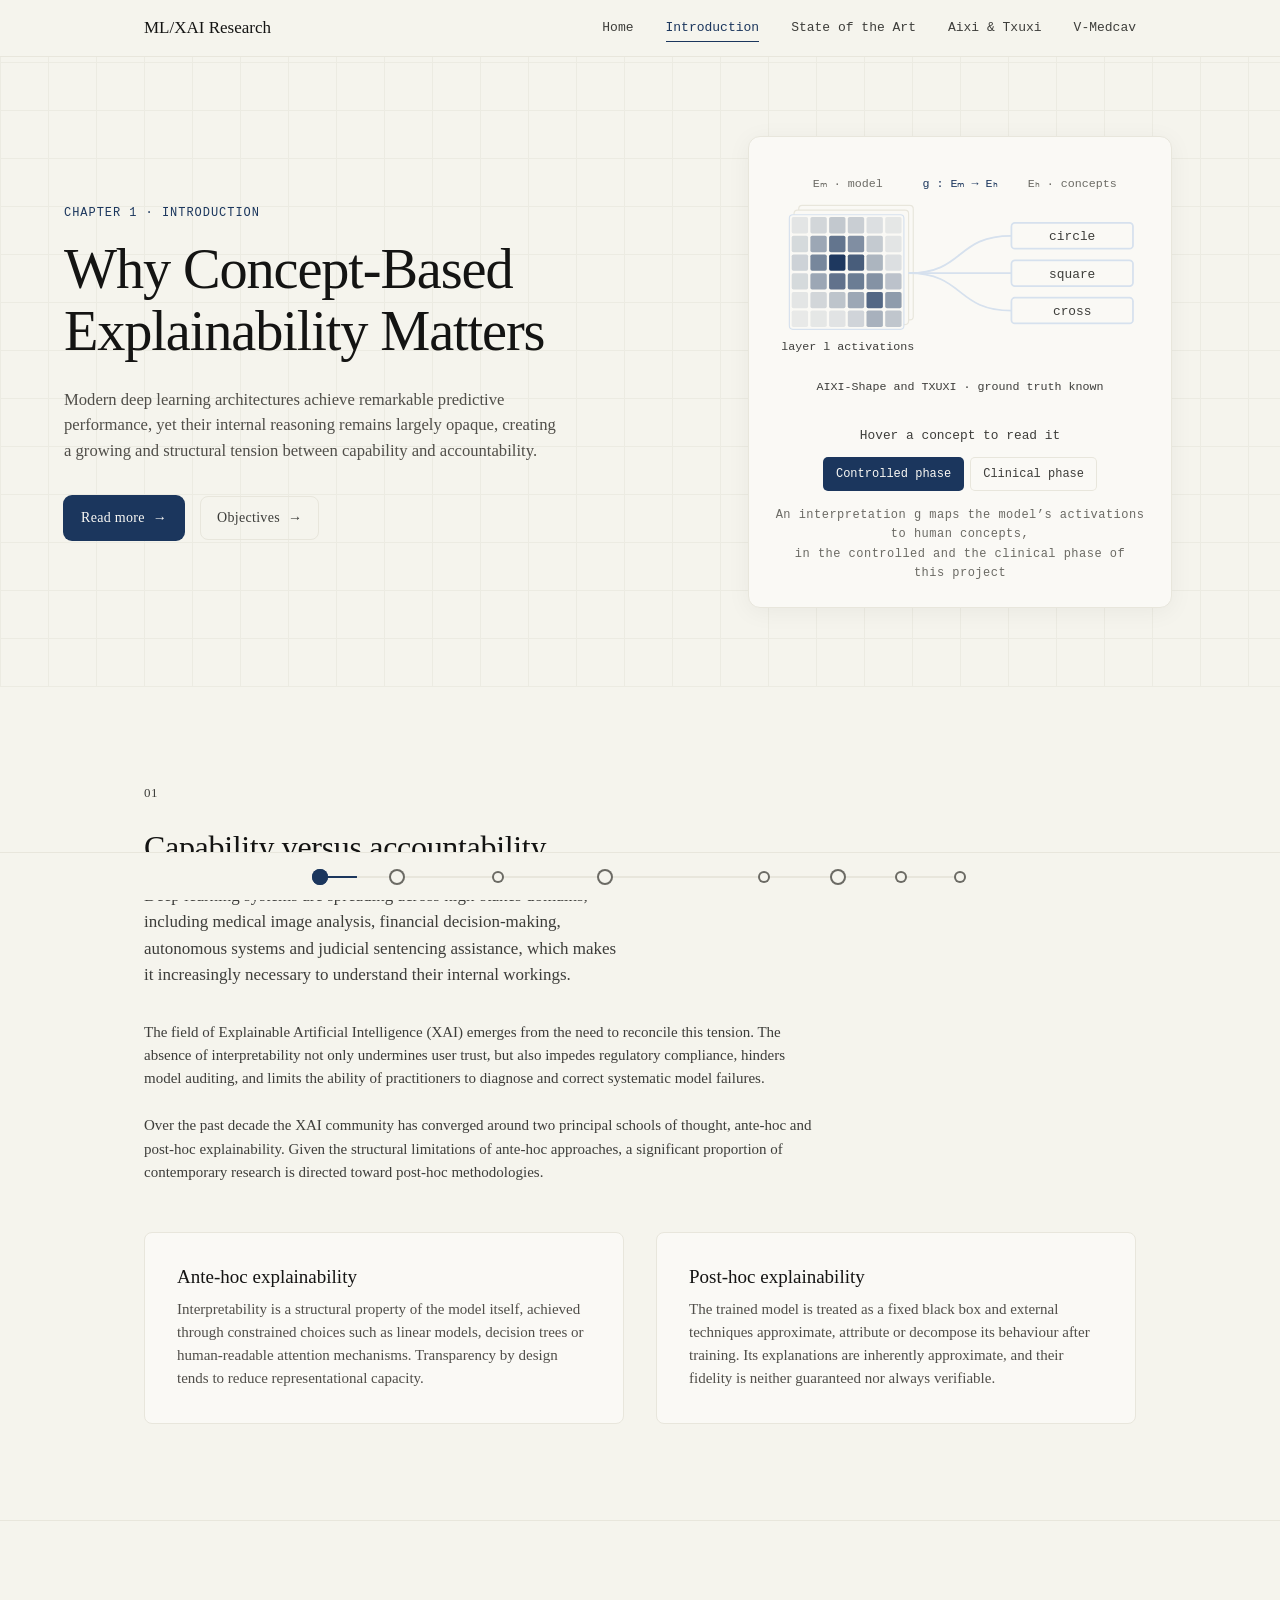
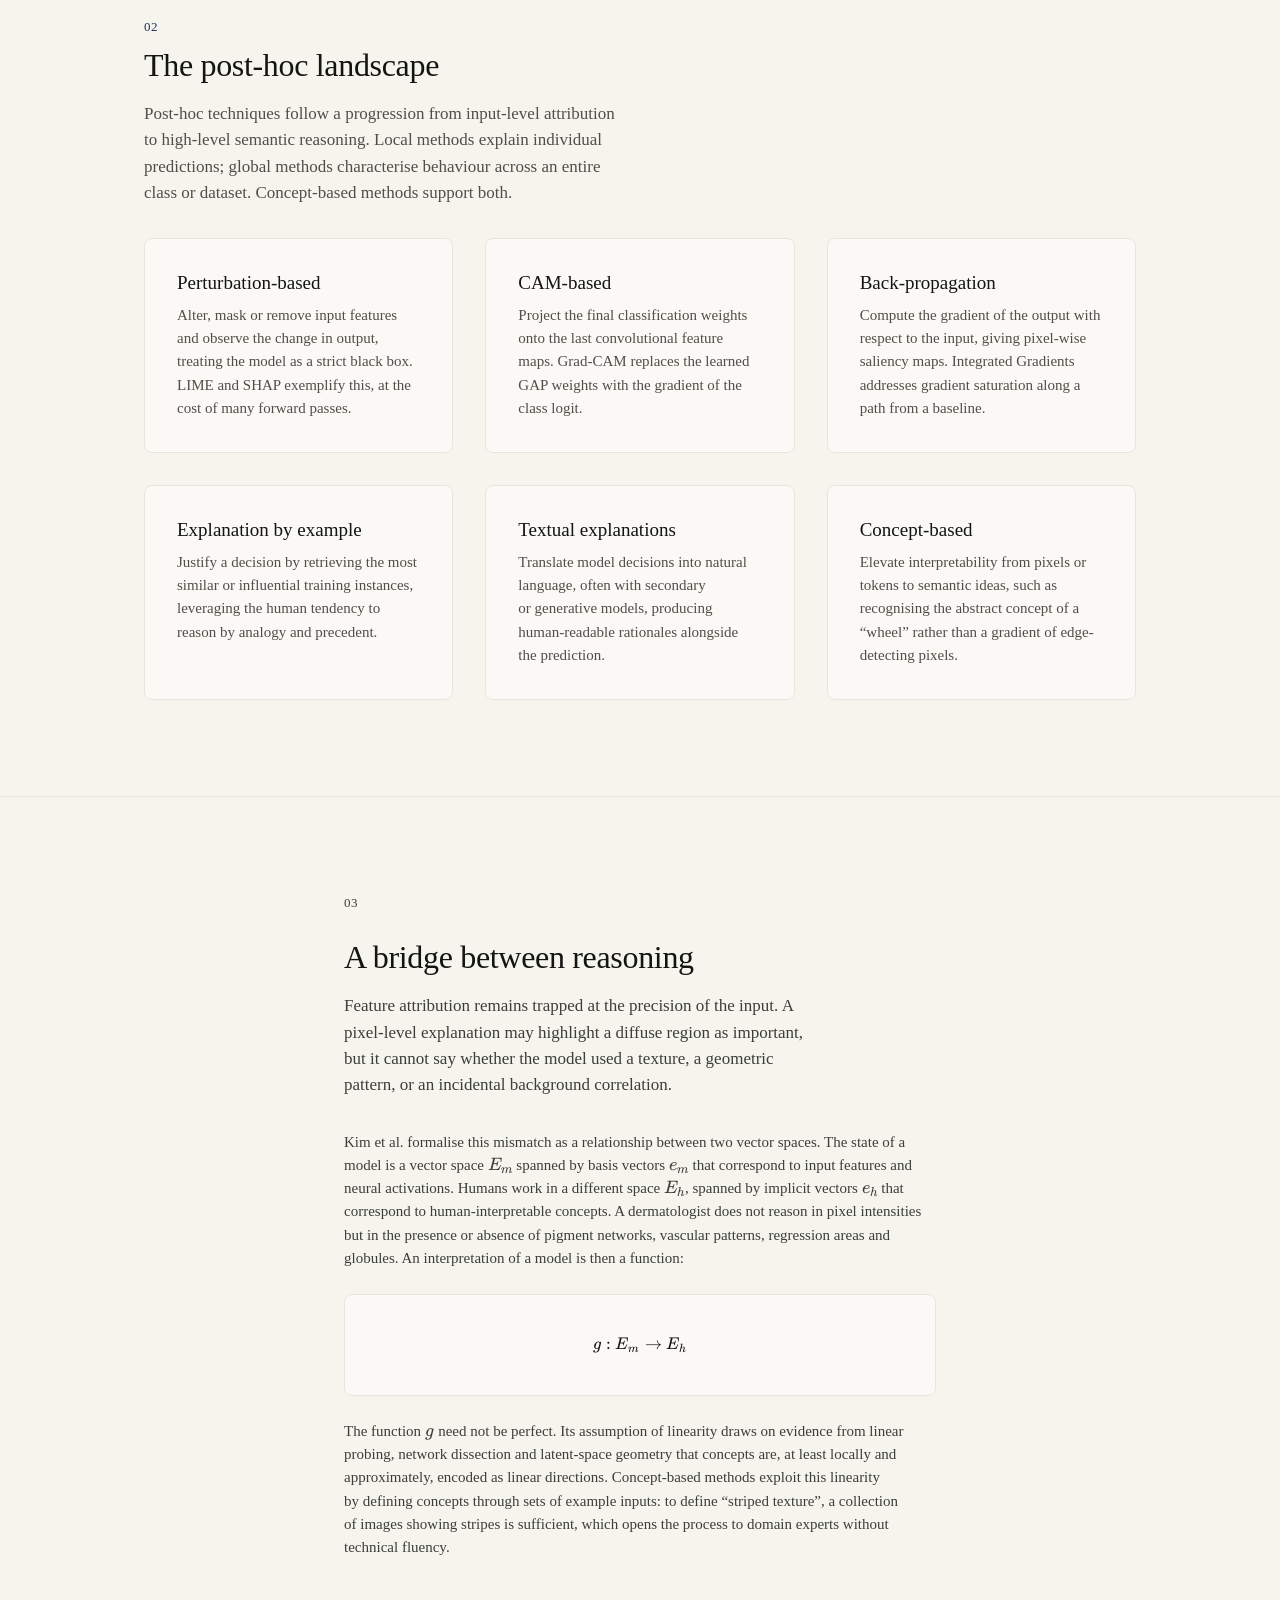
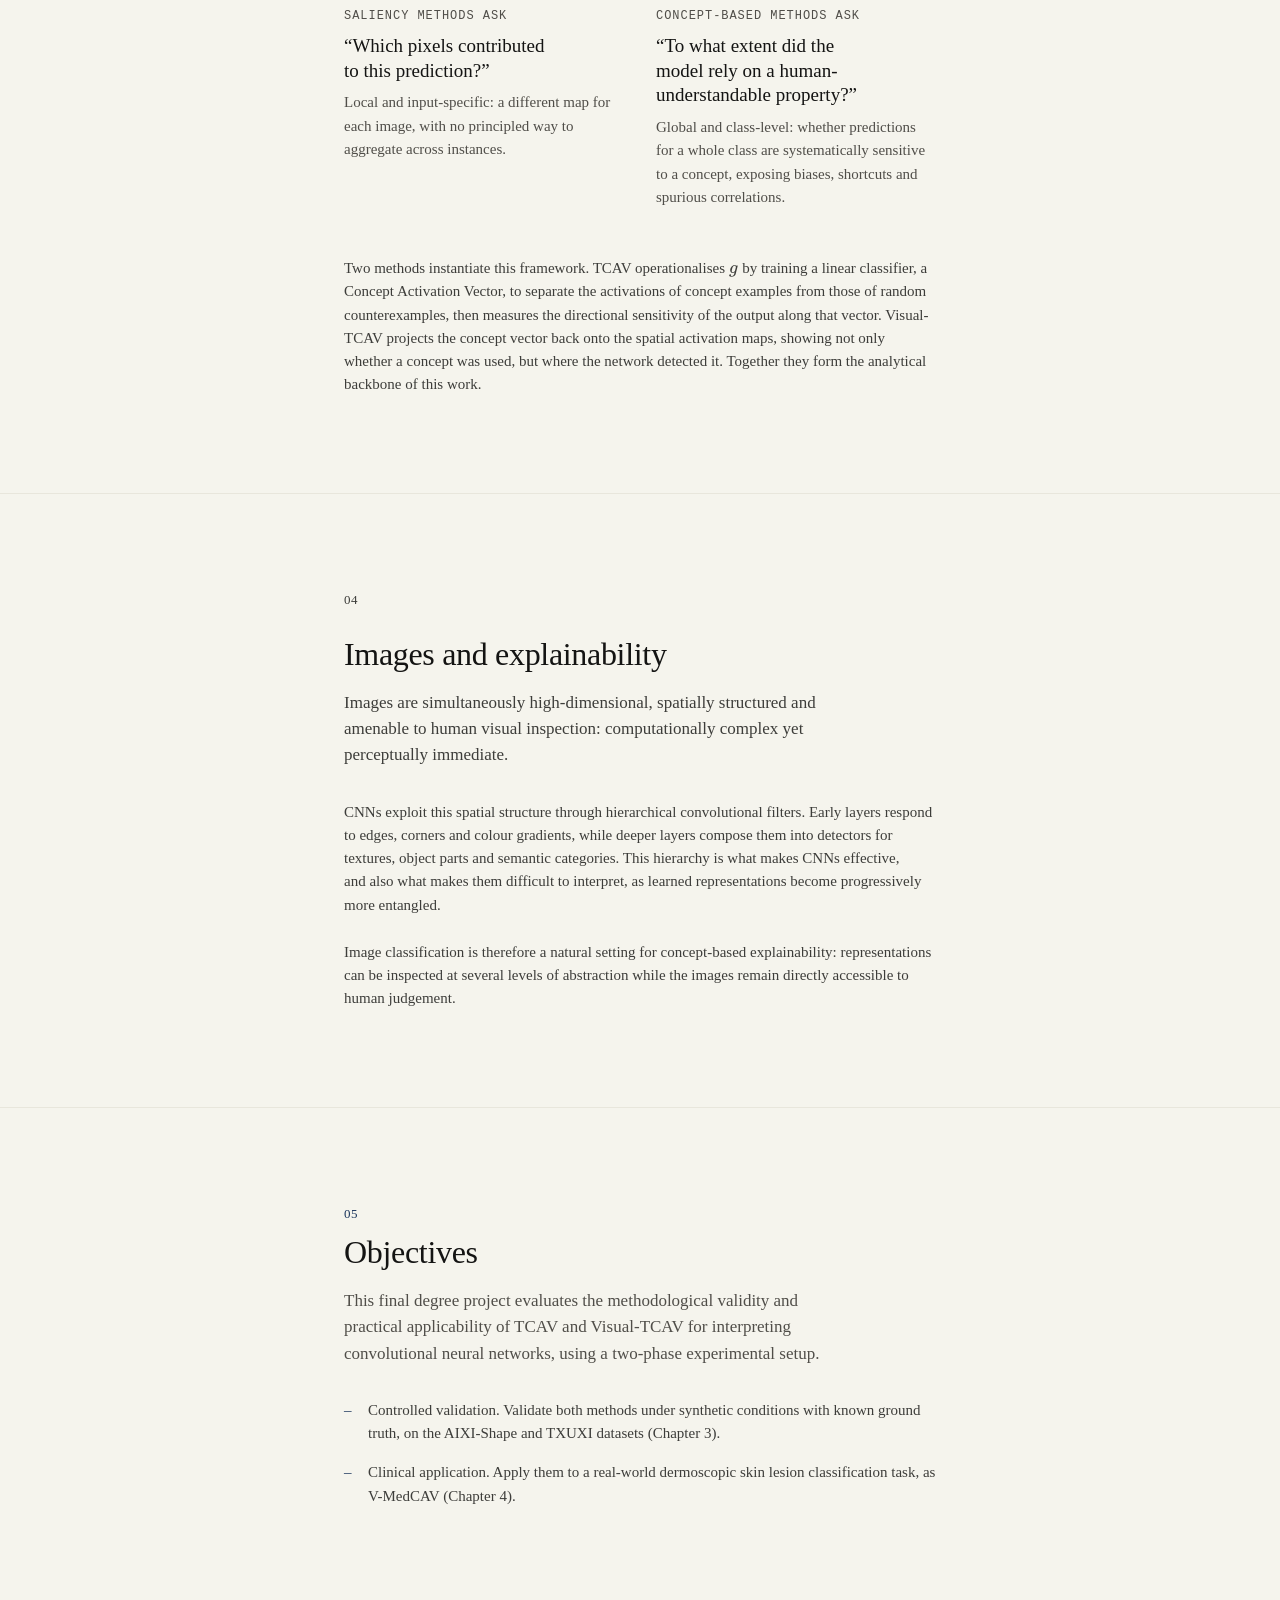
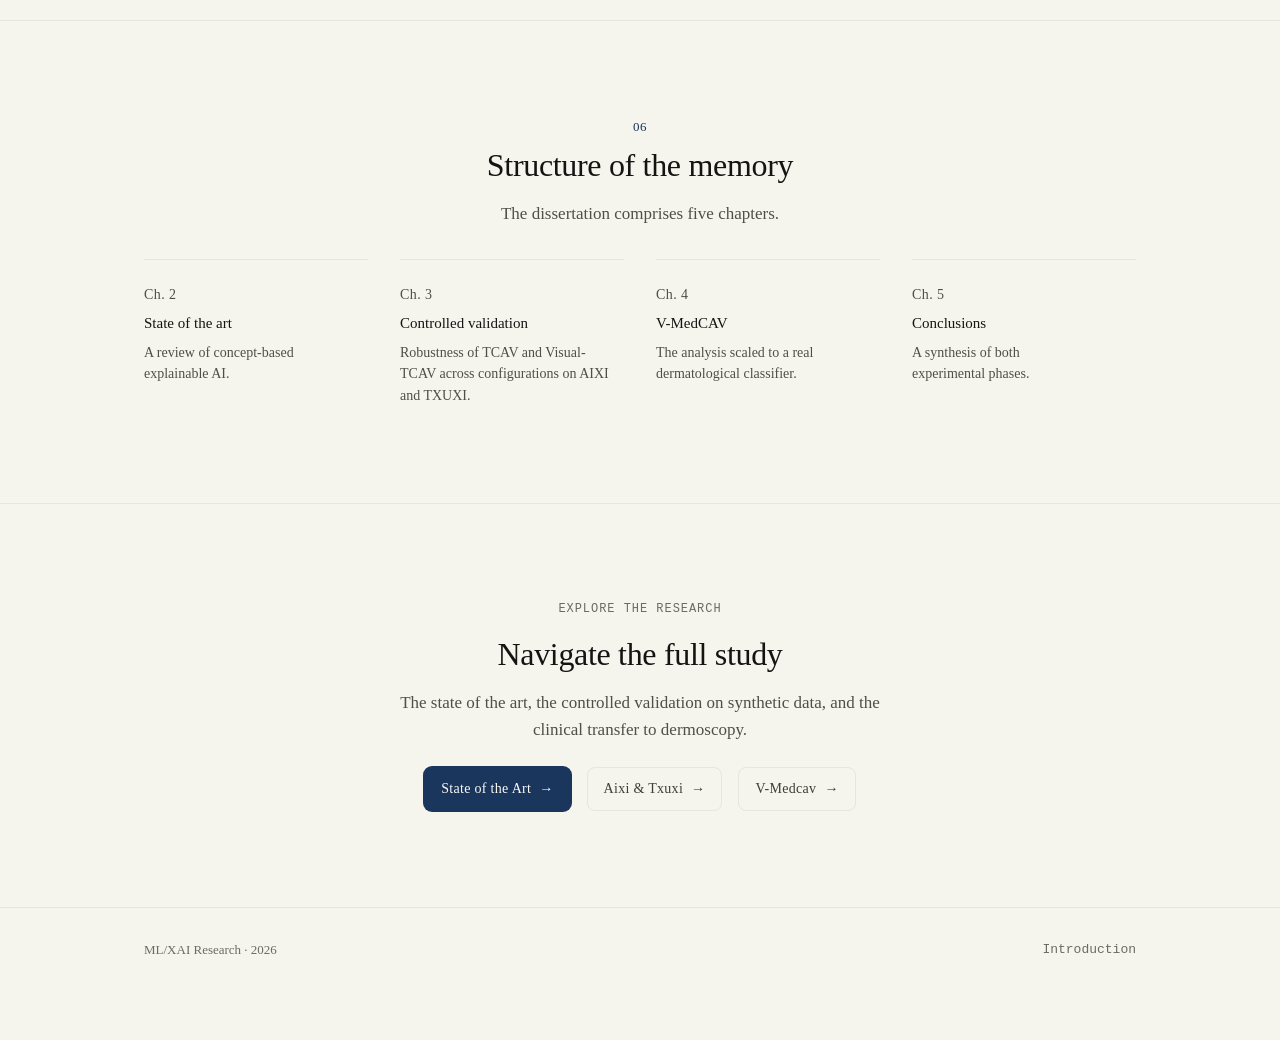
<file: landing.html>
<!doctype html>
<html lang="en">
<head>
  <meta charset="utf-8" />
  <meta name="viewport" content="width=device-width, initial-scale=1" />
  <title>Introduction · ML/XAI Research</title>
  <link rel="stylesheet" href="css/style.css" />
  <link rel="stylesheet" href="vendor/katex/katex.min.css" />
  <script defer src="vendor/katex/katex.min.js"></script>
  <script defer src="vendor/katex/auto-render.min.js"></script>
  <script defer src="js/site.js"></script>
  <script defer src="js/visuals.js"></script>
  <script defer src="js/figures.js"></script>
</head>
<body>

<a class="skip-link" href="#main">Skip to content</a>
<header class="topnav">
  <div class="topnav-inner">
    <a class="topnav-brand" href="index.html">ML/XAI Research</a>
    <nav aria-label="Primary">
      <ul class="topnav-links">
        <li><a href="index.html">Home</a></li>
        <li><a href="landing.html" aria-current="page">Introduction</a></li>
        <li><a href="state-of-the-art.html">State of the Art</a></li>
        <li><a href="aixi-txuxi.html">Aixi &amp; Txuxi</a></li>
        <li><a href="v-medcav.html">V-Medcav</a></li>
      </ul>
    </nav>
  </div>
</header>

<main id="main">
  <section class="hero-wide" data-od-id="hero" data-progress-label="Introduction" data-progress-level="section">
    <div class="hero-bg" aria-hidden="true"></div>
    <div class="hero-content">
      <p class="eyebrow eyebrow--accent reveal">Chapter 1 · Introduction</p>
      <h1 class="reveal delay-1">Why Concept-Based Explainability Matters</h1>
      <p class="lead reveal delay-2">Modern deep learning architectures achieve remarkable predictive performance, yet their internal reasoning remains largely opaque, creating a growing and structural tension between capability and accountability.</p>
      <div class="hero-cta reveal delay-3">
        <a href="#motivation" class="btn btn-primary btn-arrow">Read more</a>
        <a href="#objectives" class="btn btn-secondary btn-arrow">Objectives</a>
      </div>
    </div>
    <div class="hero-visual reveal delay-2">
      <div class="hero-visual-inner">
        <div class="viz" data-visual="interpretation-map" role="group" aria-label="The interpretation g from the model space E_m to the human concept space E_h: a layer’s activation map is linked to the concepts of each phase of this project, circle, square and cross in the controlled phase, and dermoscopic concepts such as pigment network, blue-whitish veil, asymmetry and colours in the clinical phase. Use the buttons to switch phase."></div>
        <p class="vis-label">An interpretation g maps the model’s activations to human concepts,<br />in the controlled and the clinical phase of this project</p>
      </div>
    </div>
  </section>

  <section class="section" data-od-id="motivation" data-progress-label="Motivation" data-progress-level="section" id="motivation">
    <div class="container">
      <div class="prose reveal">
        <div class="section-head">
          <p class="section-num">01</p>
          <h2>Capability versus accountability</h2>
          <p class="section-lede">Deep learning systems are spreading across high-stakes domains, including medical image analysis, financial decision-making, autonomous systems and judicial sentencing assistance, which makes it increasingly necessary to understand their internal workings.</p>
        </div>
        <p>The field of Explainable Artificial Intelligence (XAI) emerges from the need to reconcile this tension. The absence of interpretability not only undermines user trust, but also impedes regulatory compliance, hinders model auditing, and limits the ability of practitioners to diagnose and correct systematic model failures.</p>
        <p>Over the past decade the XAI community has converged around two principal schools of thought, ante-hoc and post-hoc explainability. Given the structural limitations of ante-hoc approaches, a significant proportion of contemporary research is directed toward post-hoc methodologies.</p>
      </div>
      <div class="grid-2">
        <div class="card reveal delay-1">
          <h3>Ante-hoc explainability</h3>
          <p>Interpretability is a structural property of the model itself, achieved through constrained choices such as linear models, decision trees or human-readable attention mechanisms. Transparency by design tends to reduce representational capacity.</p>
        </div>
        <div class="card reveal delay-2">
          <h3>Post-hoc explainability</h3>
          <p>The trained model is treated as a fixed black box and external techniques approximate, attribute or decompose its behaviour after training. Its explanations are inherently approximate, and their fidelity is neither guaranteed nor always verifiable.</p>
        </div>
      </div>
    </div>
  </section>

  <section class="section" data-od-id="landscape" data-progress-label="Post-hoc Landscape" data-progress-level="subsection" id="landscape">
    <div class="container">
      <div class="section-head section-head--narrow reveal">
        <p class="section-num">02</p>
        <h2>The post-hoc landscape</h2>
        <p class="section-lede">Post-hoc techniques follow a progression from input-level attribution to high-level semantic reasoning. Local methods explain individual predictions; global methods characterise behaviour across an entire class or dataset. Concept-based methods support both.</p>
      </div>
      <div class="grid-3">
        <div class="card reveal delay-1">
          <h3>Perturbation-based</h3>
          <p>Alter, mask or remove input features and observe the change in output, treating the model as a strict black box. LIME and SHAP exemplify this, at the cost of many forward passes.</p>
        </div>
        <div class="card reveal delay-2">
          <h3>CAM-based</h3>
          <p>Project the final classification weights onto the last convolutional feature maps. Grad-CAM replaces the learned GAP weights with the gradient of the class logit.</p>
        </div>
        <div class="card reveal delay-3">
          <h3>Back-propagation</h3>
          <p>Compute the gradient of the output with respect to the input, giving pixel-wise saliency maps. Integrated Gradients addresses gradient saturation along a path from a baseline.</p>
        </div>
        <div class="card reveal delay-1">
          <h3>Explanation by example</h3>
          <p>Justify a decision by retrieving the most similar or influential training instances, leveraging the human tendency to reason by analogy and precedent.</p>
        </div>
        <div class="card reveal delay-2">
          <h3>Textual explanations</h3>
          <p>Translate model decisions into natural language, often with secondary or generative models, producing human-readable rationales alongside the prediction.</p>
        </div>
        <div class="card reveal delay-3">
          <h3>Concept-based</h3>
          <p>Elevate interpretability from pixels or tokens to semantic ideas, such as recognising the abstract concept of a “wheel” rather than a gradient of edge-detecting pixels.</p>
        </div>
      </div>
    </div>
  </section>

  <section class="section" data-od-id="bridge" data-progress-label="A Bridge to Reasoning" data-progress-level="section" id="bridge">
    <div class="container container--narrow">
      <div class="prose reveal">
        <div class="section-head">
          <p class="section-num">03</p>
          <h2>A bridge between reasoning</h2>
          <p class="section-lede">Feature attribution remains trapped at the precision of the input. A pixel-level explanation may highlight a diffuse region as important, but it cannot say whether the model used a texture, a geometric pattern, or an incidental background correlation.</p>
        </div>
        <p>Kim et al. formalise this mismatch as a relationship between two vector spaces. The state of a model is a vector space $E_m$ spanned by basis vectors $e_m$ that correspond to input features and neural activations. Humans work in a different space $E_h$, spanned by implicit vectors $e_h$ that correspond to human-interpretable concepts. A dermatologist does not reason in pixel intensities but in the presence or absence of pigment networks, vascular patterns, regression areas and globules. An interpretation of a model is then a function:</p>
        <div class="math-block">
          $$ g : E_m \to E_h $$
        </div>
        <p>The function $g$ need not be perfect. Its assumption of linearity draws on evidence from linear probing, network dissection and latent-space geometry that concepts are, at least locally and approximately, encoded as linear directions. Concept-based methods exploit this linearity by defining concepts through sets of example inputs: to define “striped texture”, a collection of images showing stripes is sufficient, which opens the process to domain experts without technical fluency.</p>
      </div>
      <div class="grid-2 reveal">
        <div class="card card-flat">
          <p class="method-label">Saliency methods ask</p>
          <h3>“Which pixels contributed to this prediction?”</h3>
          <p>Local and input-specific: a different map for each image, with no principled way to aggregate across instances.</p>
        </div>
        <div class="card card-flat">
          <p class="method-label">Concept-based methods ask</p>
          <h3>“To what extent did the model rely on a human-understandable property?”</h3>
          <p>Global and class-level: whether predictions for a whole class are systematically sensitive to a concept, exposing biases, shortcuts and spurious correlations.</p>
        </div>
      </div>
      <div class="prose reveal">
        <p>Two methods instantiate this framework. TCAV operationalises $g$ by training a linear classifier, a Concept Activation Vector, to separate the activations of concept examples from those of random counterexamples, then measures the directional sensitivity of the output along that vector. Visual-TCAV projects the concept vector back onto the spatial activation maps, showing not only whether a concept was used, but where the network detected it. Together they form the analytical backbone of this work.</p>
      </div>
    </div>
  </section>

  <section class="section" data-od-id="images" data-progress-label="Why Images" data-progress-level="subsection" id="images">
    <div class="container container--narrow">
      <div class="prose reveal">
        <div class="section-head">
          <p class="section-num">04</p>
          <h2>Images and explainability</h2>
          <p class="section-lede">Images are simultaneously high-dimensional, spatially structured and amenable to human visual inspection: computationally complex yet perceptually immediate.</p>
        </div>
        <p>CNNs exploit this spatial structure through hierarchical convolutional filters. Early layers respond to edges, corners and colour gradients, while deeper layers compose them into detectors for textures, object parts and semantic categories. This hierarchy is what makes CNNs effective, and also what makes them difficult to interpret, as learned representations become progressively more entangled.</p>
        <p>Image classification is therefore a natural setting for concept-based explainability: representations can be inspected at several levels of abstraction while the images remain directly accessible to human judgement.</p>
      </div>
    </div>
  </section>

  <section class="section" data-od-id="objectives" data-progress-label="Objectives" data-progress-level="section" id="objectives">
    <div class="container container--narrow">
      <div class="section-head reveal">
        <p class="section-num">05</p>
        <h2>Objectives</h2>
        <p class="section-lede">This final degree project evaluates the methodological validity and practical applicability of TCAV and Visual-TCAV for interpreting convolutional neural networks, using a two-phase experimental setup.</p>
      </div>
      <ul class="dash-list">
        <li class="reveal delay-1"><strong>Controlled validation.</strong> Validate both methods under synthetic conditions with known ground truth, on the AIXI-Shape and TXUXI datasets (Chapter 3).</li>
        <li class="reveal delay-2"><strong>Clinical application.</strong> Apply them to a real-world dermoscopic skin lesion classification task, as V-MedCAV (Chapter 4).</li>
      </ul>
    </div>
  </section>

  <section class="section" data-od-id="structure" data-progress-label="Structure" data-progress-level="subsection" id="structure">
    <div class="container">
      <div class="section-head section-head--center reveal">
        <p class="section-num">06</p>
        <h2>Structure of the memory</h2>
        <p class="section-lede">The dissertation comprises five chapters.</p>
      </div>
      <div class="grid-4">
        <div class="step reveal delay-1">
          <p class="section-num num">Ch. 2</p>
          <h3>State of the art</h3>
          <p>A review of concept-based explainable AI.</p>
        </div>
        <div class="step reveal delay-2">
          <p class="section-num num">Ch. 3</p>
          <h3>Controlled validation</h3>
          <p>Robustness of TCAV and Visual-TCAV across configurations on AIXI and TXUXI.</p>
        </div>
        <div class="step reveal delay-3">
          <p class="section-num num">Ch. 4</p>
          <h3>V-MedCAV</h3>
          <p>The analysis scaled to a real dermatological classifier.</p>
        </div>
        <div class="step reveal delay-4">
          <p class="section-num num">Ch. 5</p>
          <h3>Conclusions</h3>
          <p>A synthesis of both experimental phases.</p>
        </div>
      </div>
    </div>
  </section>

  <section class="section cta" data-od-id="preview" data-progress-label="Explore" data-progress-level="subsection">
    <div class="container">
      <div class="cta-inner reveal">
        <p class="eyebrow">Explore the research</p>
        <h2>Navigate the full study</h2>
        <p class="lead">The state of the art, the controlled validation on synthetic data, and the clinical transfer to dermoscopy.</p>
        <div class="hero-cta">
          <a href="state-of-the-art.html" class="btn btn-primary btn-arrow">State of the Art</a>
          <a href="aixi-txuxi.html" class="btn btn-secondary btn-arrow">Aixi &amp; Txuxi</a>
          <a href="v-medcav.html" class="btn btn-secondary btn-arrow">V-Medcav</a>
        </div>
      </div>
    </div>
  </section>
</main>

<footer class="pagefoot">
  <div class="container row-between">
    <span>ML/XAI Research · 2026</span>
    <span class="meta">Introduction</span>
  </div>
</footer>

<nav class="progress-line" id="progressLine" aria-label="Section progress"></nav>

</body>
</html>
</file>
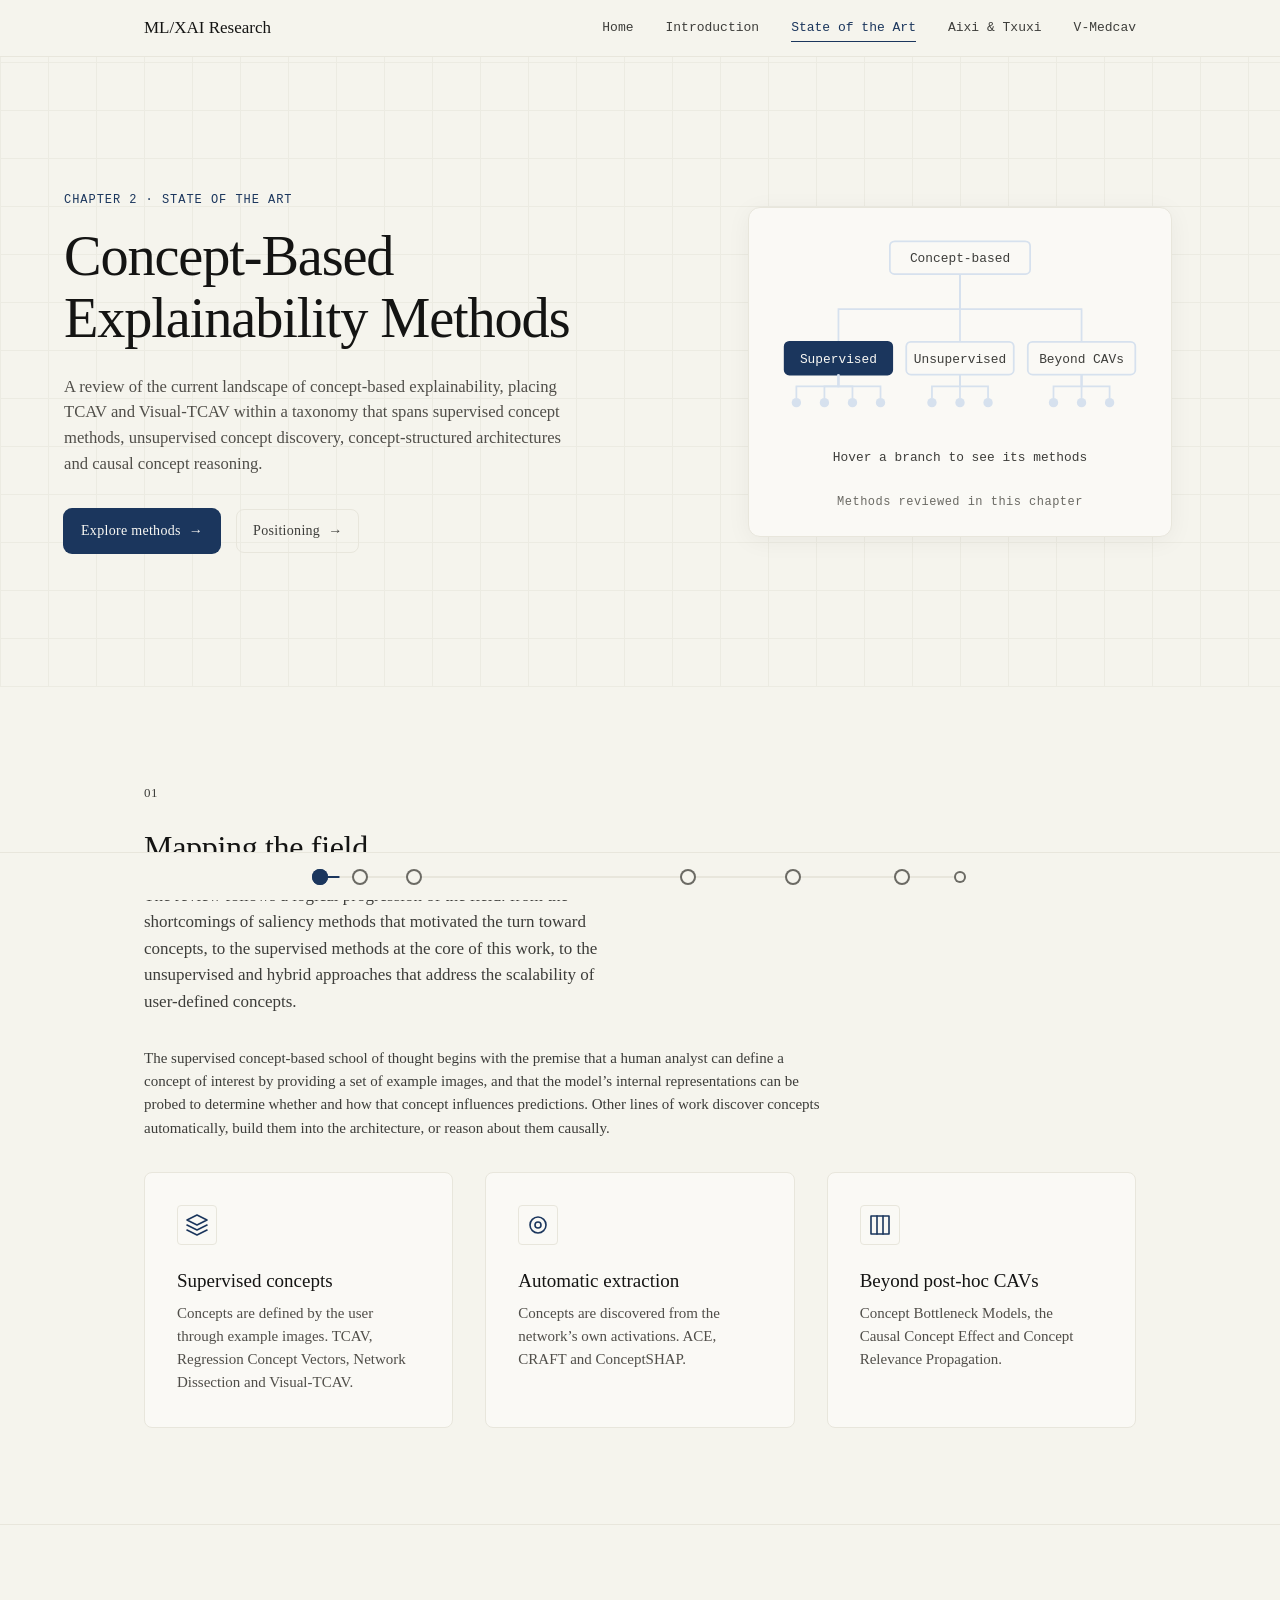
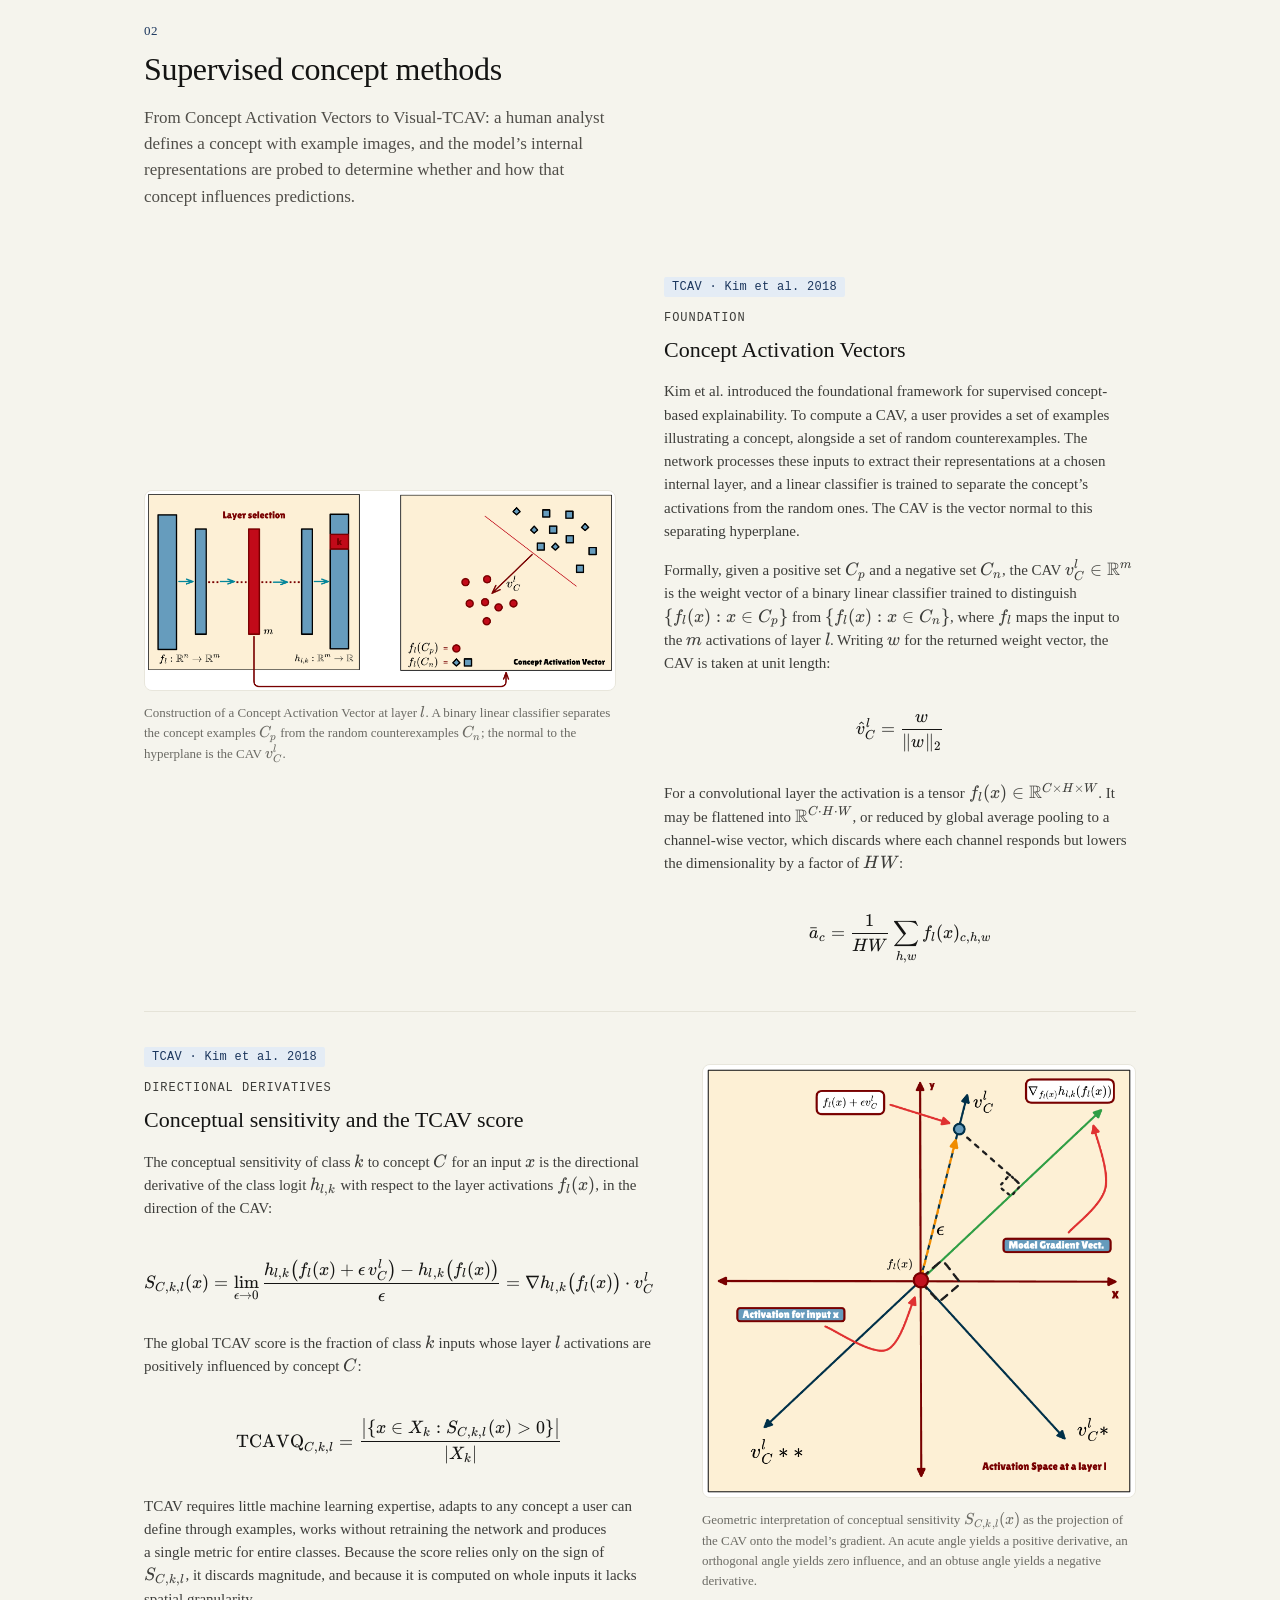
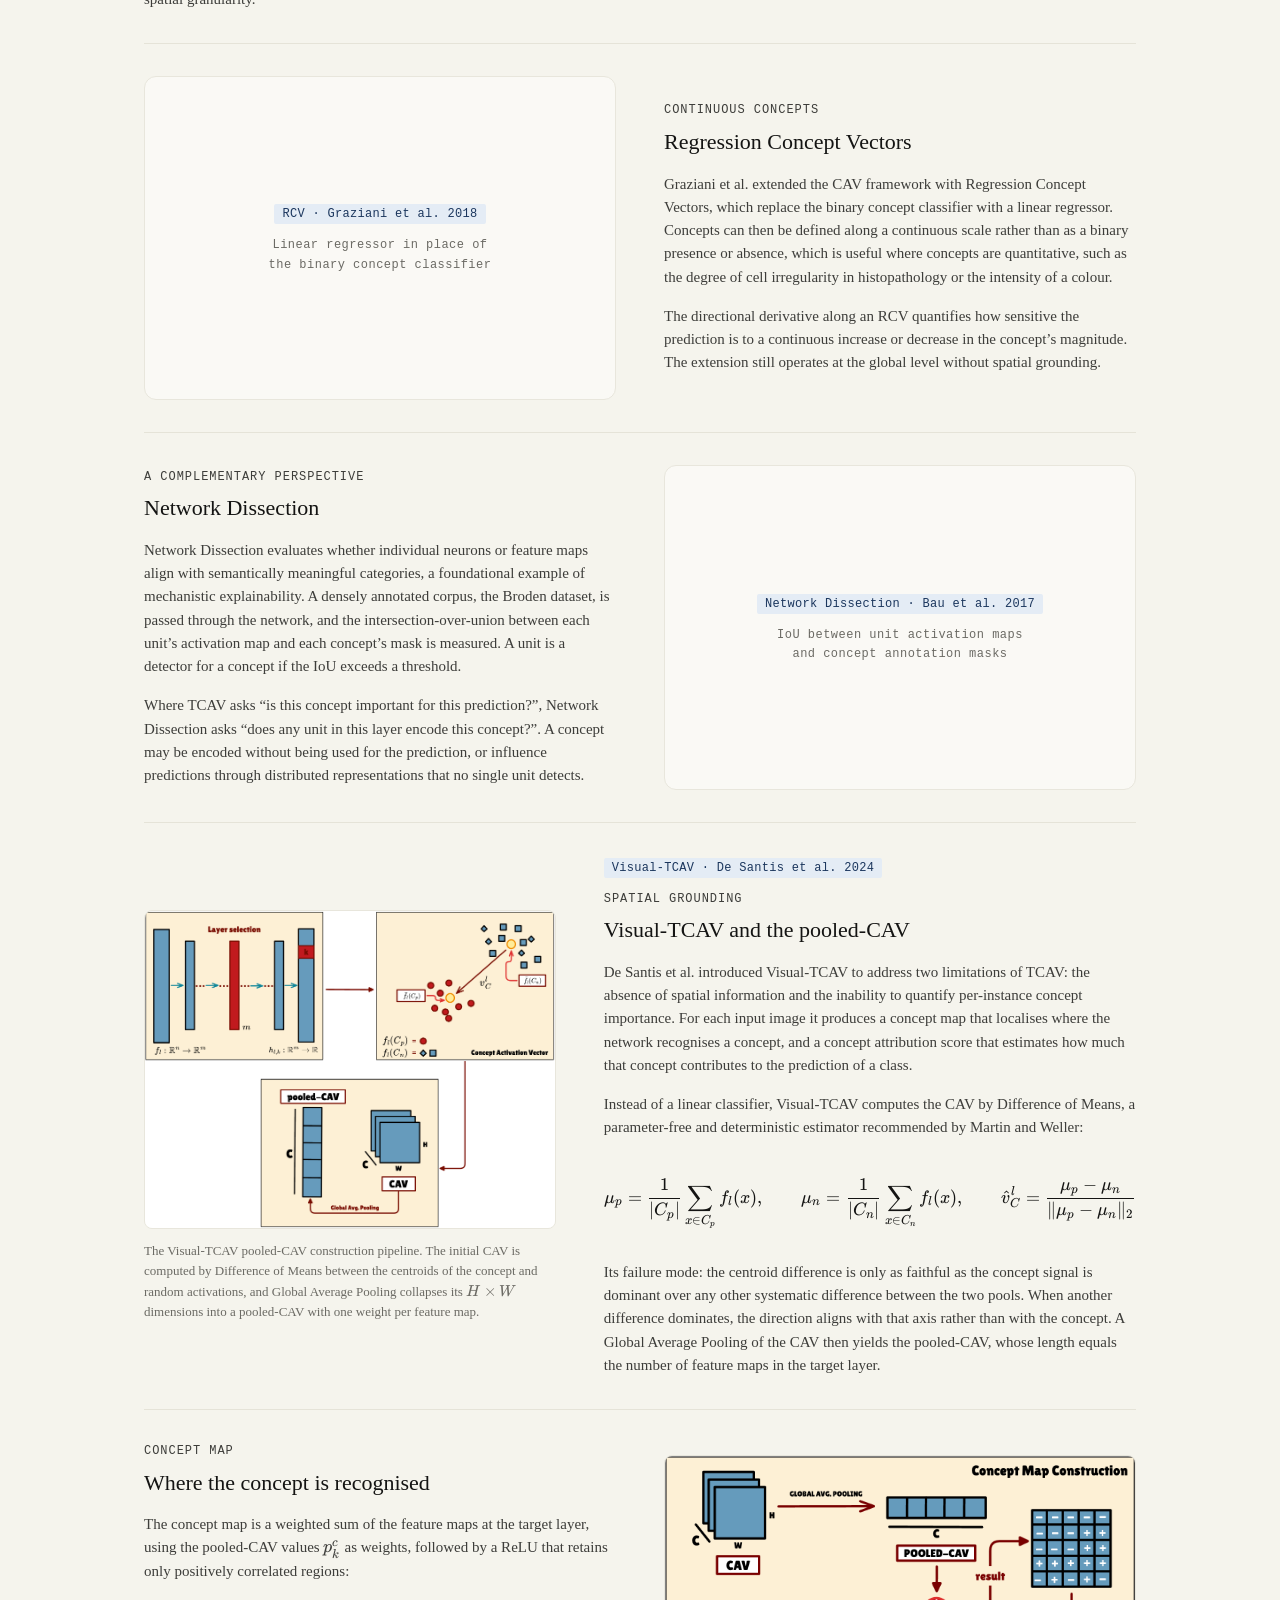
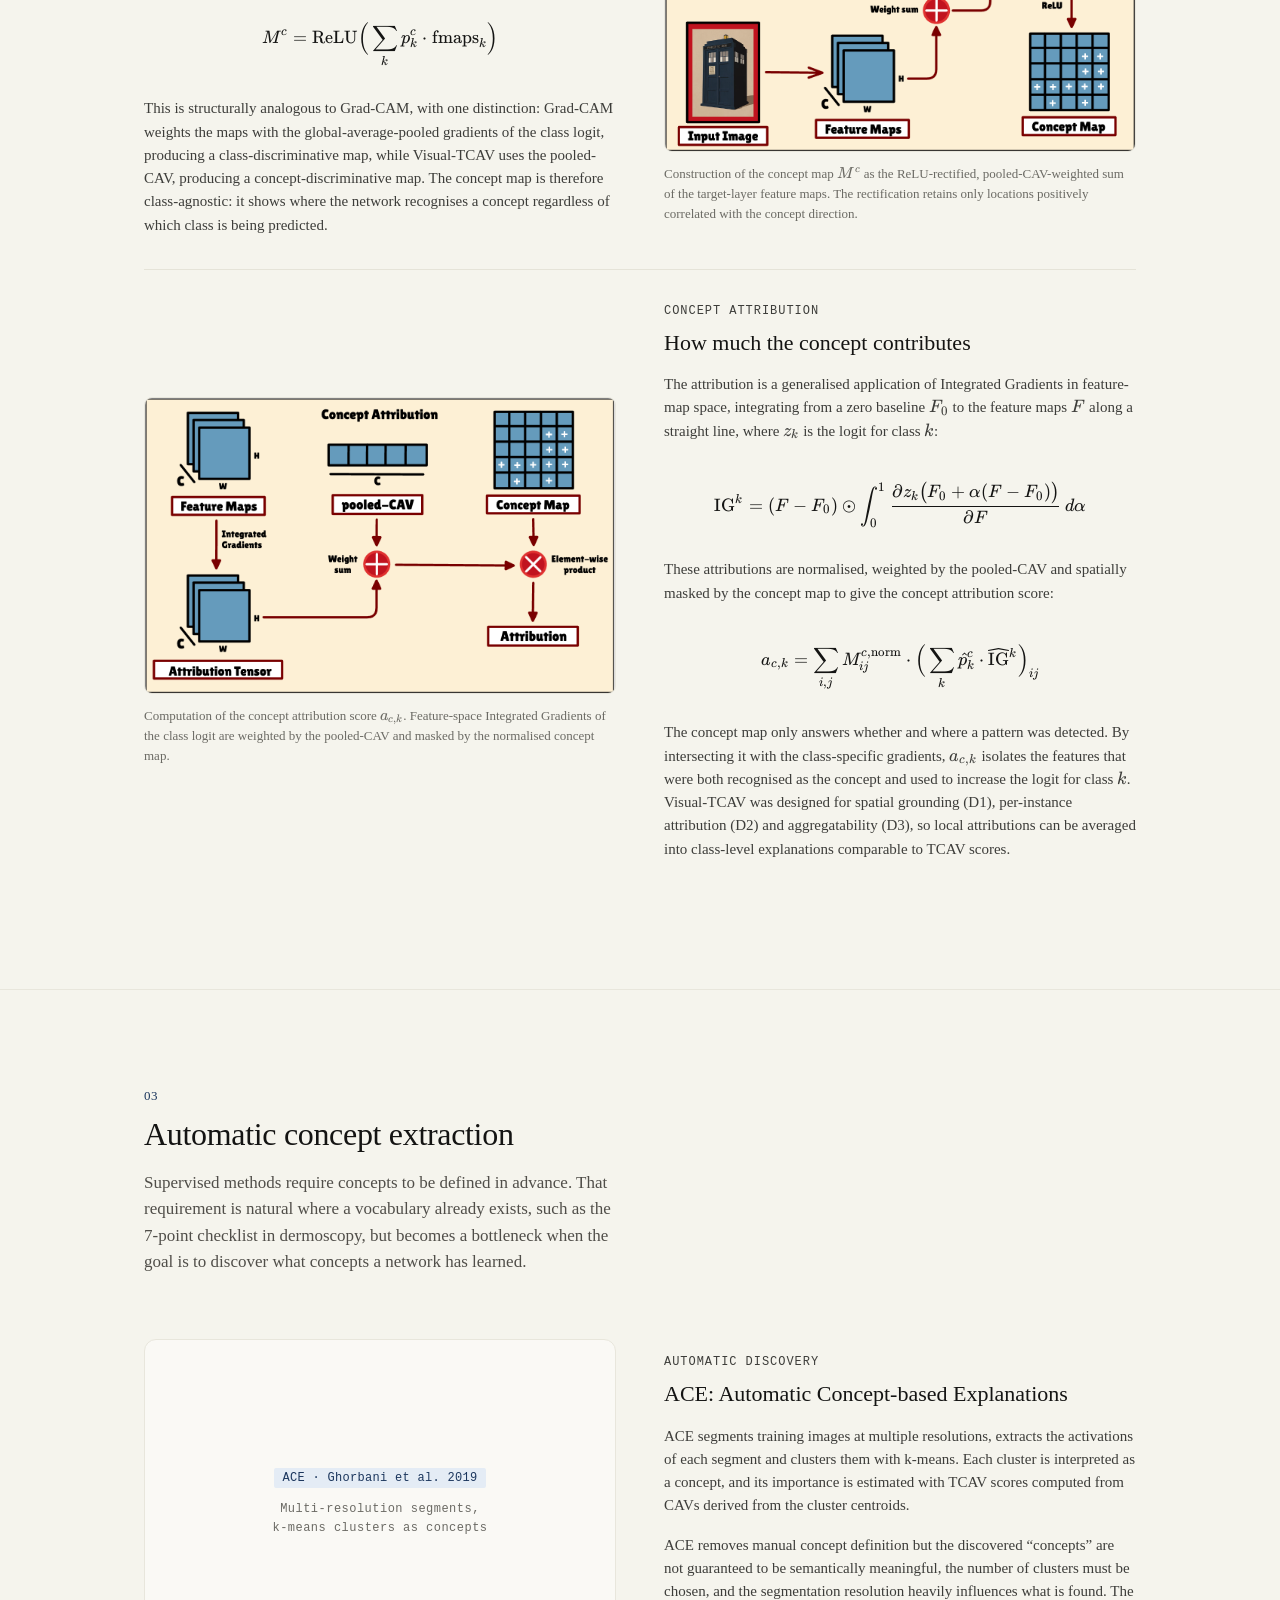
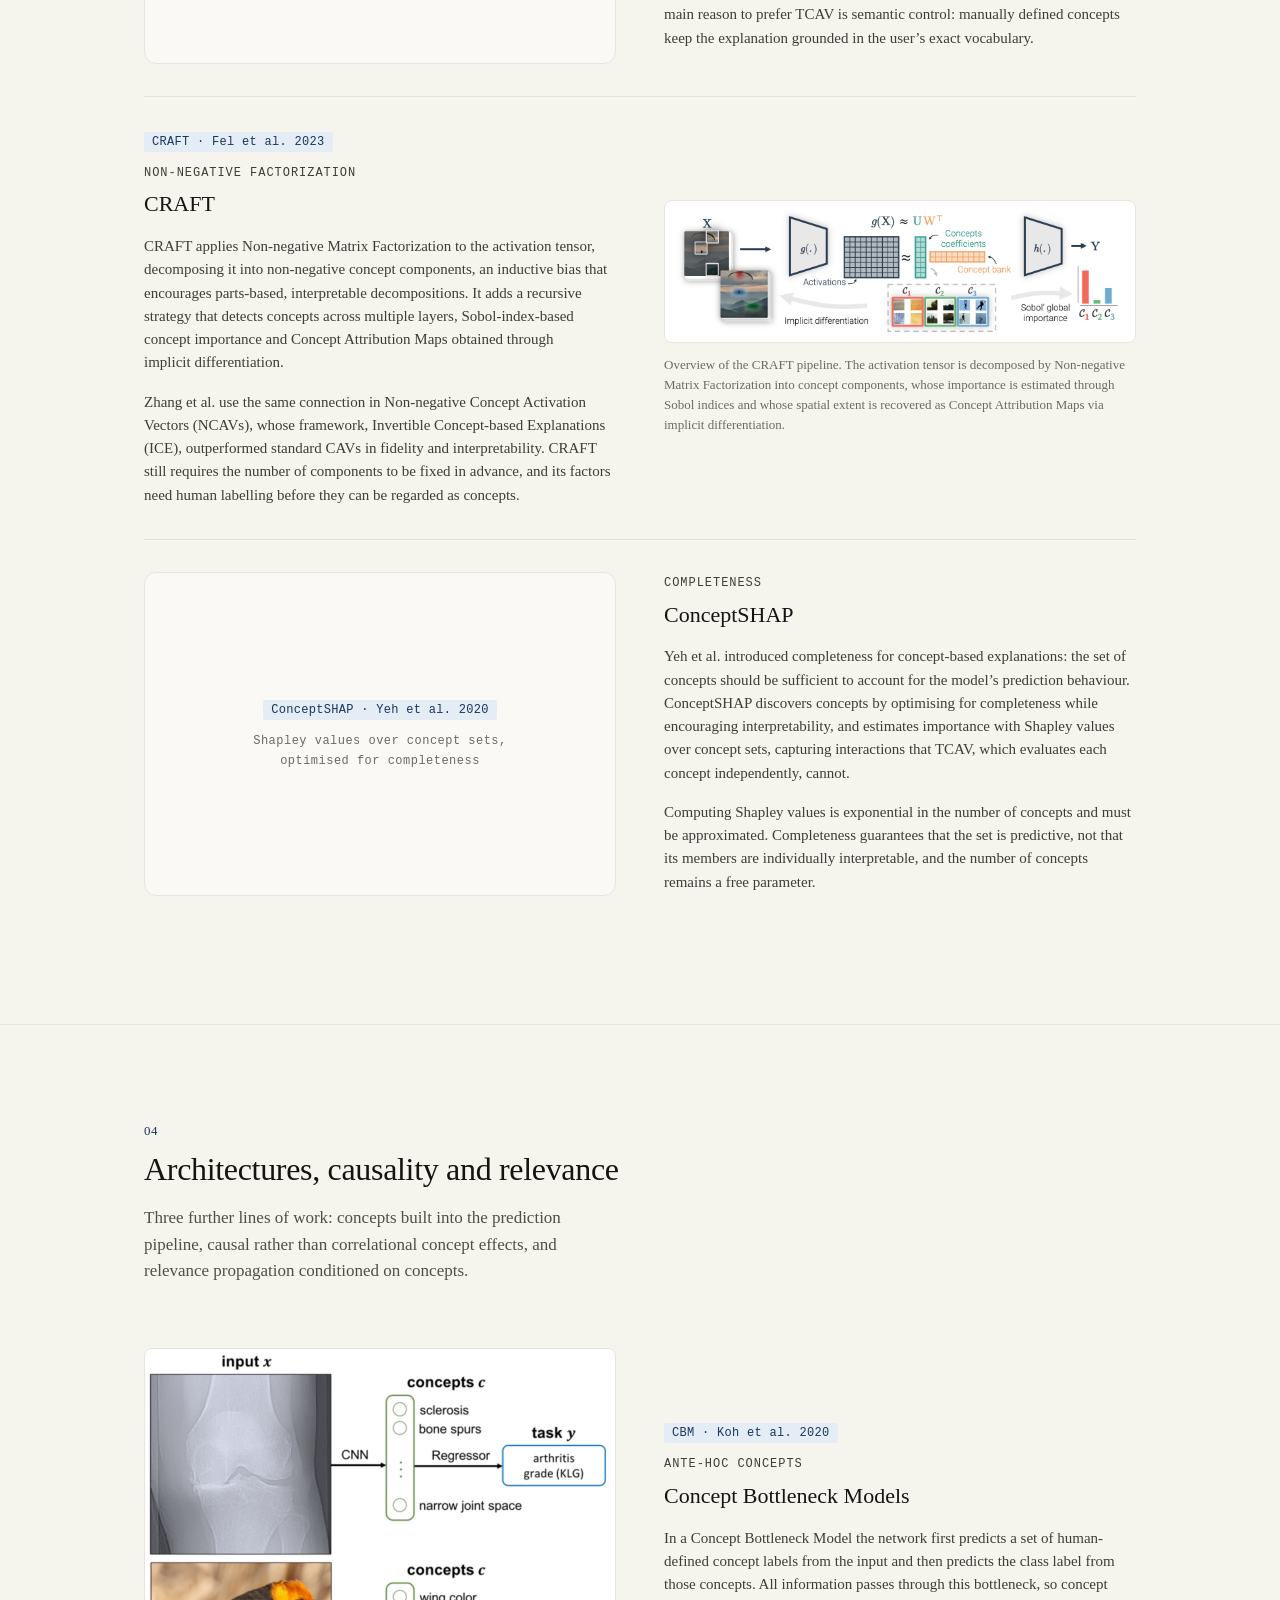
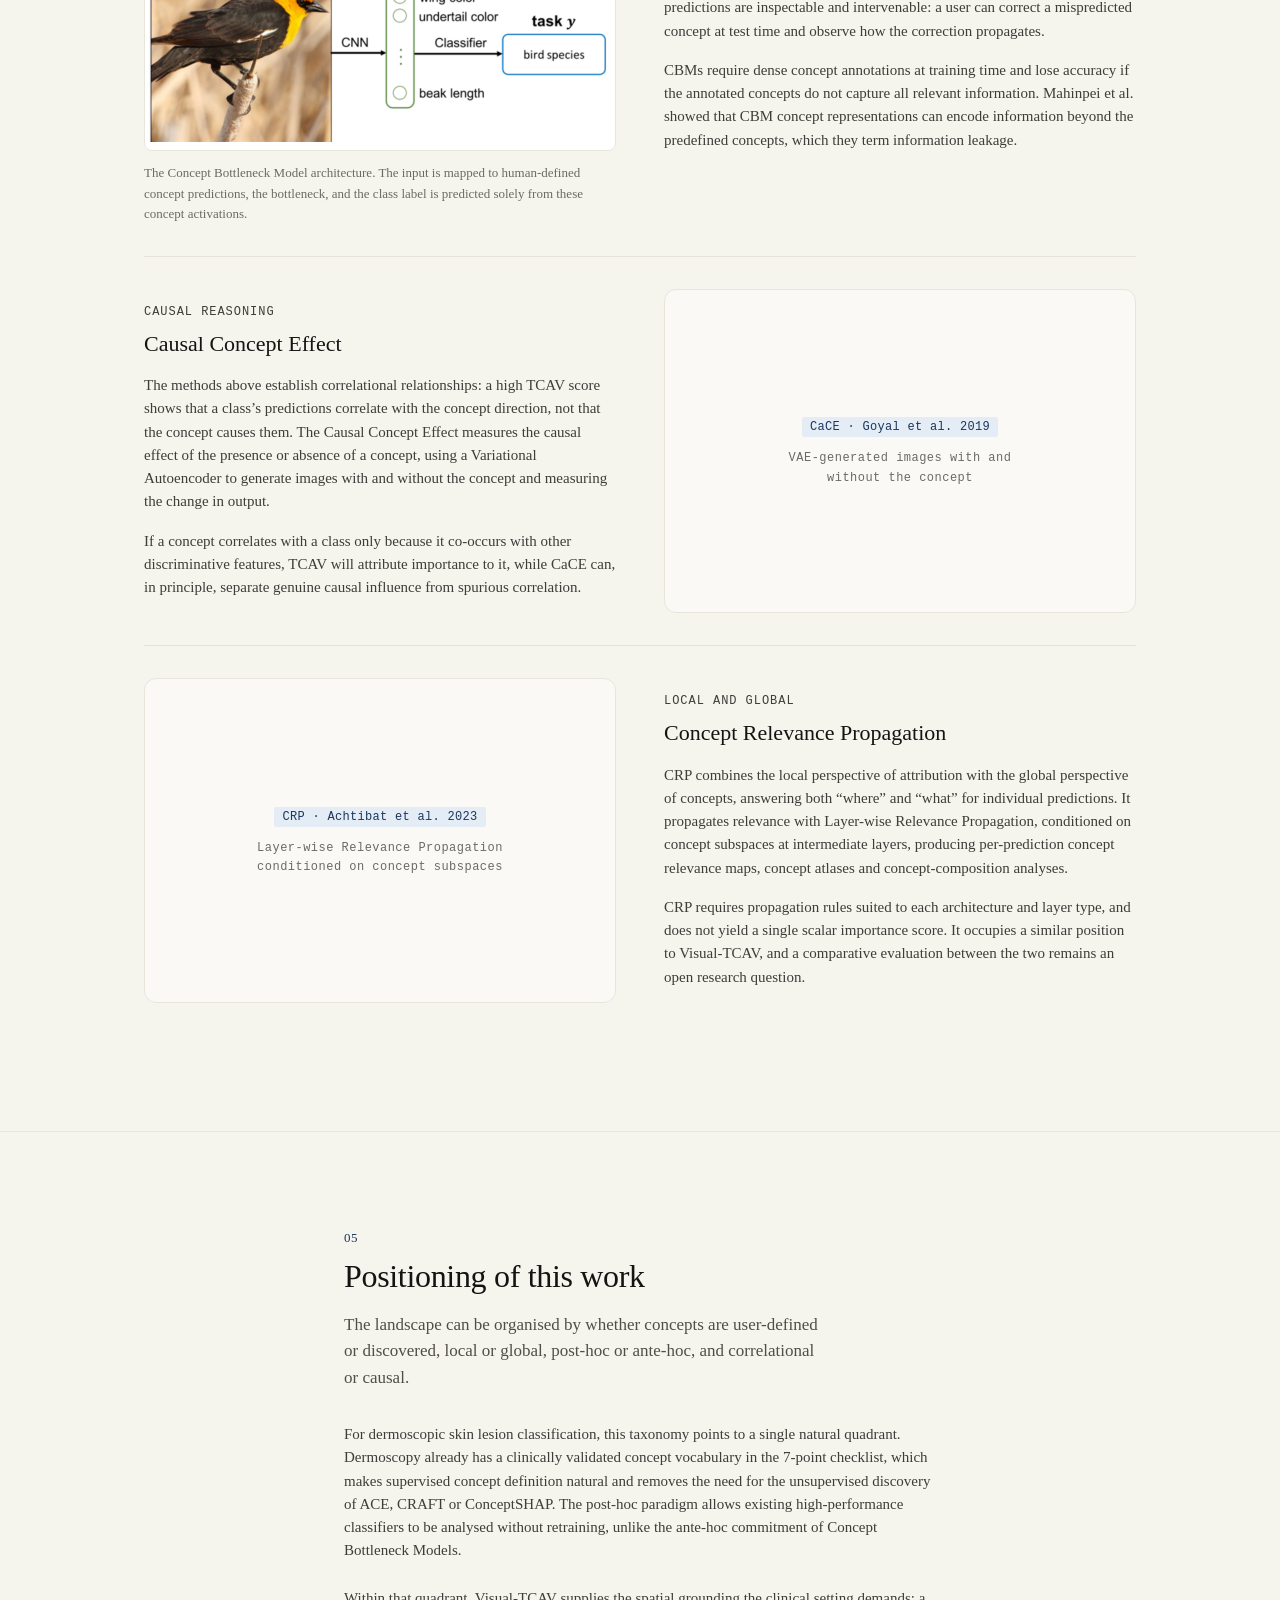
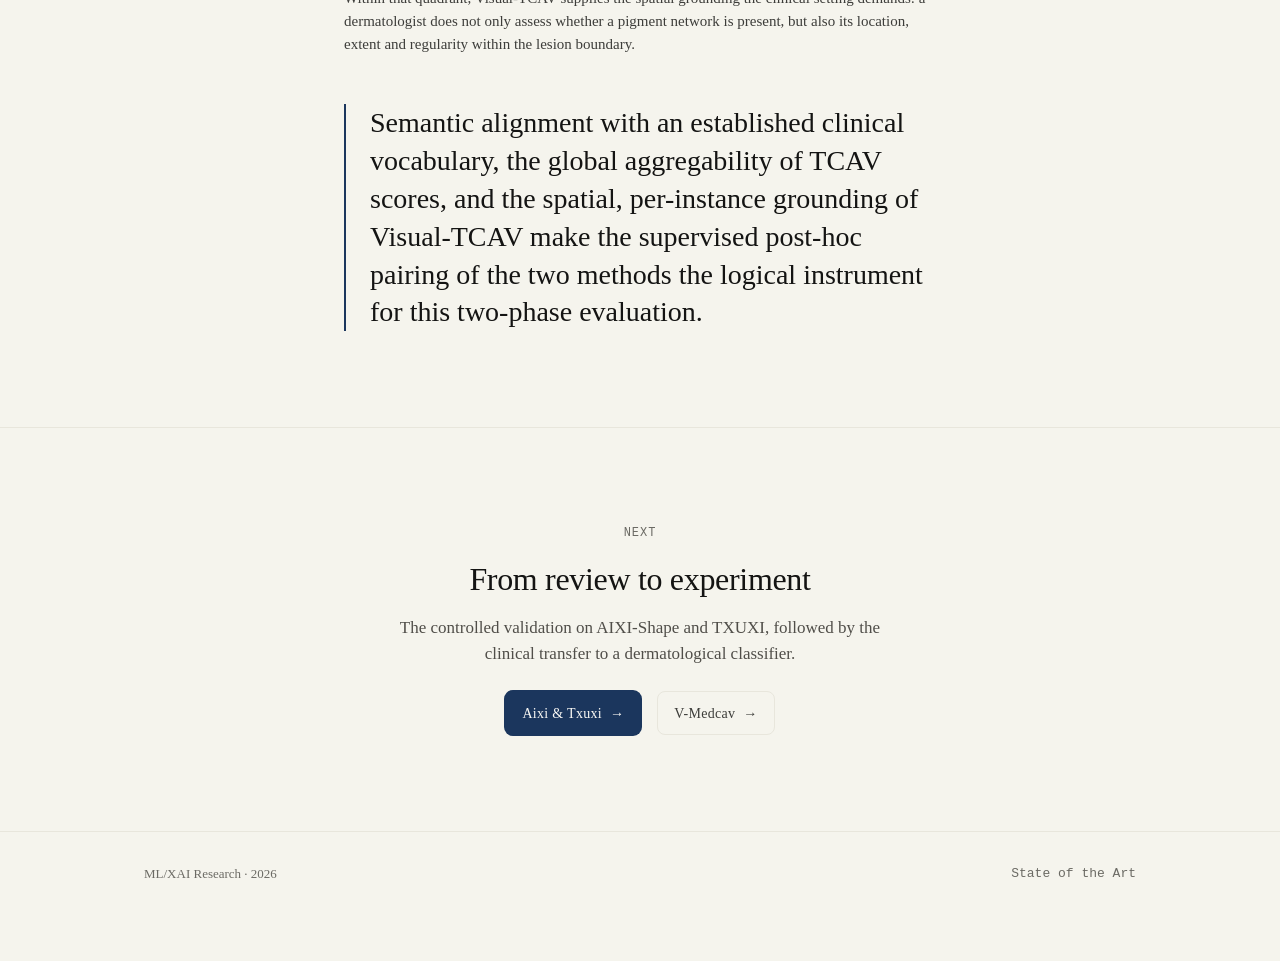
<file: state-of-the-art.html>
<!doctype html>
<html lang="en">
<head>
  <meta charset="utf-8" />
  <meta name="viewport" content="width=device-width, initial-scale=1" />
  <title>State of the Art · ML/XAI Research</title>
  <link rel="stylesheet" href="css/style.css" />
  <link rel="stylesheet" href="vendor/katex/katex.min.css" />
  <script defer src="vendor/katex/katex.min.js"></script>
  <script defer src="vendor/katex/auto-render.min.js"></script>
  <script defer src="js/site.js"></script>
  <script defer src="js/visuals.js"></script>
  <script defer src="js/figures.js"></script>
</head>
<body>

<a class="skip-link" href="#main">Skip to content</a>
<header class="topnav">
  <div class="topnav-inner">
    <a class="topnav-brand" href="index.html">ML/XAI Research</a>
    <nav aria-label="Primary">
      <ul class="topnav-links">
        <li><a href="index.html">Home</a></li>
        <li><a href="landing.html">Introduction</a></li>
        <li><a href="state-of-the-art.html" aria-current="page">State of the Art</a></li>
        <li><a href="aixi-txuxi.html">Aixi &amp; Txuxi</a></li>
        <li><a href="v-medcav.html">V-Medcav</a></li>
      </ul>
    </nav>
  </div>
</header>

<main id="main">
  <section class="hero-wide" data-od-id="hero" data-progress-label="State of the Art" data-progress-level="section">
    <div class="hero-bg" aria-hidden="true"></div>
    <div class="hero-content">
      <p class="eyebrow eyebrow--accent reveal">Chapter 2 · State of the art</p>
      <h1 class="reveal delay-1">Concept-Based Explainability Methods</h1>
      <p class="lead reveal delay-2">A review of the current landscape of concept-based explainability, placing TCAV and Visual-TCAV within a taxonomy that spans supervised concept methods, unsupervised concept discovery, concept-structured architectures and causal concept reasoning.</p>
      <div class="hero-cta reveal delay-3">
        <a href="#taxonomy" class="btn btn-primary btn-arrow">Explore methods</a>
        <a href="#positioning" class="btn btn-secondary btn-arrow">Positioning</a>
      </div>
    </div>
    <div class="hero-visual reveal delay-2">
      <div class="hero-visual-inner">
        <div class="viz" data-visual="taxonomy" role="group" aria-label="Taxonomy of the concept-based methods reviewed: supervised, unsupervised, and methods beyond CAVs"></div>
        <p class="vis-label">Methods reviewed in this chapter</p>
      </div>
    </div>
  </section>

  <section class="section" data-od-id="taxonomy" data-progress-label="Overview" data-progress-level="section" id="taxonomy">
    <div class="container">
      <div class="prose reveal">
        <div class="section-head">
          <p class="section-num">01</p>
          <h2>Mapping the field</h2>
          <p class="section-lede">The review follows a logical progression of the field: from the shortcomings of saliency methods that motivated the turn toward concepts, to the supervised methods at the core of this work, to the unsupervised and hybrid approaches that address the scalability of user-defined concepts.</p>
        </div>
        <p>The supervised concept-based school of thought begins with the premise that a human analyst can define a concept of interest by providing a set of example images, and that the model’s internal representations can be probed to determine whether and how that concept influences predictions. Other lines of work discover concepts automatically, build them into the architecture, or reason about them causally.</p>
      </div>

      <div class="grid-3">
        <div class="card reveal delay-1">
          <div class="icon-box">
            <svg class="od-icon od-icon--lg" viewBox="0 0 24 24" aria-hidden="true"><path d="M12 2L2 7l10 5 10-5-10-5z"/><path d="M2 17l10 5 10-5"/><path d="M2 12l10 5 10-5"/></svg>
          </div>
          <h3>Supervised concepts</h3>
          <p>Concepts are defined by the user through example images. TCAV, Regression Concept Vectors, Network Dissection and Visual-TCAV.</p>
        </div>
        <div class="card reveal delay-2">
          <div class="icon-box">
            <svg class="od-icon od-icon--lg" viewBox="0 0 24 24" aria-hidden="true"><circle cx="12" cy="12" r="3"/><circle cx="12" cy="12" r="8"/></svg>
          </div>
          <h3>Automatic extraction</h3>
          <p>Concepts are discovered from the network’s own activations. ACE, CRAFT and ConceptSHAP.</p>
        </div>
        <div class="card reveal delay-3">
          <div class="icon-box">
            <svg class="od-icon od-icon--lg" viewBox="0 0 24 24" aria-hidden="true"><path d="M3 3h18v18H3z"/><path d="M9 3v18M15 3v18"/></svg>
          </div>
          <h3>Beyond post-hoc CAVs</h3>
          <p>Concept Bottleneck Models, the Causal Concept Effect and Concept Relevance Propagation.</p>
        </div>
      </div>
    </div>
  </section>

  <section class="section" data-od-id="supervised" data-progress-label="Supervised Methods" data-progress-level="section" id="supervised">
    <div class="container">
      <div class="section-head section-head--narrow reveal">
        <p class="section-num">02</p>
        <h2>Supervised concept methods</h2>
        <p class="section-lede">From Concept Activation Vectors to Visual-TCAV: a human analyst defines a concept with example images, and the model’s internal representations are probed to determine whether and how that concept influences predictions.</p>
      </div>

      <div class="method-block reveal">
        <figure class="fig method-fig">
          <button type="button" class="fig-frame" aria-label="Enlarge figure: Construction of a Concept Activation Vector at layer l"><img src="images/tcav/cav_construction.png" width="3600" height="1528" alt="Concept and random counterexample activations separated by a linear classifier whose normal is the CAV" loading="lazy" decoding="async" /></button>
          <figcaption class="figure-caption">Construction of a Concept Activation Vector at layer $l$. A binary linear classifier separates the concept examples $C_p$ from the random counterexamples $C_n$; the normal to the hyperplane is the CAV $v_C^l$.</figcaption>
        </figure>
        <div>
          <span class="tag-chip">TCAV · Kim et al. 2018</span>
          <p class="method-label">Foundation</p>
          <h3>Concept Activation Vectors</h3>
          <p>Kim et al. introduced the foundational framework for supervised concept-based explainability. To compute a CAV, a user provides a set of examples illustrating a concept, alongside a set of random counterexamples. The network processes these inputs to extract their representations at a chosen internal layer, and a linear classifier is trained to separate the concept’s activations from the random ones. The CAV is the vector normal to this separating hyperplane.</p>
          <p>Formally, given a positive set $C_p$ and a negative set $C_n$, the CAV $v_C^l \in \mathbb{R}^m$ is the weight vector of a binary linear classifier trained to distinguish $\{f_l(x) : x \in C_p\}$ from $\{f_l(x) : x \in C_n\}$, where $f_l$ maps the input to the $m$ activations of layer $l$. Writing $w$ for the returned weight vector, the CAV is taken at unit length:</p>
          <div class="method-math">
            $$ \hat{v}_C^l = \frac{w}{\lVert w \rVert_2} $$
          </div>
          <p>For a convolutional layer the activation is a tensor $f_l(x) \in \mathbb{R}^{C \times H \times W}$. It may be flattened into $\mathbb{R}^{C \cdot H \cdot W}$, or reduced by global average pooling to a channel-wise vector, which discards where each channel responds but lowers the dimensionality by a factor of $HW$:</p>
          <div class="method-math">
            $$ \bar{a}_c = \frac{1}{HW} \sum_{h,w} f_l(x)_{c,h,w} $$
          </div>
        </div>
      </div>

      <div class="method-block method-block--flip reveal">
        <figure class="fig method-fig">
          <button type="button" class="fig-frame" aria-label="Enlarge figure: Geometric interpretation of conceptual sensitivity"><img src="images/tcav/CAV_Sensitivity.png" width="1558" height="1558" alt="Geometric diagram of conceptual sensitivity as the projection of the CAV onto the model gradient" loading="lazy" decoding="async" /></button>
          <figcaption class="figure-caption">Geometric interpretation of conceptual sensitivity $S_{C,k,l}(x)$ as the projection of the CAV onto the model’s gradient. An acute angle yields a positive derivative, an orthogonal angle yields zero influence, and an obtuse angle yields a negative derivative.</figcaption>
        </figure>
        <div>
          <span class="tag-chip">TCAV · Kim et al. 2018</span>
          <p class="method-label">Directional derivatives</p>
          <h3>Conceptual sensitivity and the TCAV score</h3>
          <p>The conceptual sensitivity of class $k$ to concept $C$ for an input $x$ is the directional derivative of the class logit $h_{l,k}$ with respect to the layer activations $f_l(x)$, in the direction of the CAV:</p>
          <div class="method-math">
            $$ S_{C,k,l}(x) = \lim_{\epsilon \to 0} \frac{h_{l,k}\big(f_l(x) + \epsilon\, v_C^l\big) - h_{l,k}\big(f_l(x)\big)}{\epsilon} = \nabla h_{l,k}\big(f_l(x)\big) \cdot v_C^l $$
          </div>
          <p>The global TCAV score is the fraction of class $k$ inputs whose layer $l$ activations are positively influenced by concept $C$:</p>
          <div class="method-math">
            $$ \mathrm{TCAVQ}_{C,k,l} = \frac{\big|\{x \in X_k : S_{C,k,l}(x) > 0\}\big|}{|X_k|} $$
          </div>
          <p>TCAV requires little machine learning expertise, adapts to any concept a user can define through examples, works without retraining the network and produces a single metric for entire classes. Because the score relies only on the sign of $S_{C,k,l}$, it discards magnitude, and because it is computed on whole inputs it lacks spatial granularity.</p>
        </div>
      </div>

      <div class="method-block reveal">
        <div class="method-visual">
          <div>
            <span class="tag-chip">RCV · Graziani et al. 2018</span>
            <p class="vis-label">Linear regressor in place of<br />the binary concept classifier</p>
          </div>
        </div>
        <div>
          <p class="method-label">Continuous concepts</p>
          <h3>Regression Concept Vectors</h3>
          <p>Graziani et al. extended the CAV framework with Regression Concept Vectors, which replace the binary concept classifier with a linear regressor. Concepts can then be defined along a continuous scale rather than as a binary presence or absence, which is useful where concepts are quantitative, such as the degree of cell irregularity in histopathology or the intensity of a colour.</p>
          <p>The directional derivative along an RCV quantifies how sensitive the prediction is to a continuous increase or decrease in the concept’s magnitude. The extension still operates at the global level without spatial grounding.</p>
        </div>
      </div>

      <div class="method-block method-block--flip reveal">
        <div class="method-visual">
          <div>
            <span class="tag-chip">Network Dissection · Bau et al. 2017</span>
            <p class="vis-label">IoU between unit activation maps<br />and concept annotation masks</p>
          </div>
        </div>
        <div>
          <p class="method-label">A complementary perspective</p>
          <h3>Network Dissection</h3>
          <p>Network Dissection evaluates whether individual neurons or feature maps align with semantically meaningful categories, a foundational example of mechanistic explainability. A densely annotated corpus, the Broden dataset, is passed through the network, and the intersection-over-union between each unit’s activation map and each concept’s mask is measured. A unit is a detector for a concept if the IoU exceeds a threshold.</p>
          <p>Where TCAV asks “is this concept important for this prediction?”, Network Dissection asks “does any unit in this layer encode this concept?”. A concept may be encoded without being used for the prediction, or influence predictions through distributed representations that no single unit detects.</p>
        </div>
      </div>

      <div class="method-block reveal">
        <figure class="fig method-fig">
          <button type="button" class="fig-frame" aria-label="Enlarge figure: The Visual-TCAV pooled-CAV construction pipeline"><img src="images/visualtcav/pooled-cav.png" width="1852" height="1434" alt="Pipeline diagram of the Visual-TCAV pooled-CAV construction" loading="lazy" decoding="async" /></button>
          <figcaption class="figure-caption">The Visual-TCAV pooled-CAV construction pipeline. The initial CAV is computed by Difference of Means between the centroids of the concept and random activations, and Global Average Pooling collapses its $H \times W$ dimensions into a pooled-CAV with one weight per feature map.</figcaption>
        </figure>
        <div>
          <span class="tag-chip">Visual-TCAV · De Santis et al. 2024</span>
          <p class="method-label">Spatial grounding</p>
          <h3>Visual-TCAV and the pooled-CAV</h3>
          <p>De Santis et al. introduced Visual-TCAV to address two limitations of TCAV: the absence of spatial information and the inability to quantify per-instance concept importance. For each input image it produces a concept map that localises where the network recognises a concept, and a concept attribution score that estimates how much that concept contributes to the prediction of a class.</p>
          <p>Instead of a linear classifier, Visual-TCAV computes the CAV by Difference of Means, a parameter-free and deterministic estimator recommended by Martin and Weller:</p>
          <div class="method-math">
            $$ \mu_p = \frac{1}{|C_p|} \sum_{x \in C_p} f_l(x), \qquad \mu_n = \frac{1}{|C_n|} \sum_{x \in C_n} f_l(x), \qquad \hat{v}_C^l = \frac{\mu_p - \mu_n}{\lVert \mu_p - \mu_n \rVert_2} $$
          </div>
          <p>Its failure mode: the centroid difference is only as faithful as the concept signal is dominant over any other systematic difference between the two pools. When another difference dominates, the direction aligns with that axis rather than with the concept. A Global Average Pooling of the CAV then yields the pooled-CAV, whose length equals the number of feature maps in the target layer.</p>
        </div>
      </div>

      <div class="method-block method-block--flip reveal">
        <figure class="fig method-fig">
          <button type="button" class="fig-frame" aria-label="Enlarge figure: Construction of the concept map"><img src="images/visualtcav/conceptmap.png" width="1244" height="782" alt="Diagram of concept map construction from pooled-CAV-weighted feature maps" loading="lazy" decoding="async" /></button>
          <figcaption class="figure-caption">Construction of the concept map $M^c$ as the ReLU-rectified, pooled-CAV-weighted sum of the target-layer feature maps. The rectification retains only locations positively correlated with the concept direction.</figcaption>
        </figure>
        <div>
          <p class="method-label">Concept map</p>
          <h3>Where the concept is recognised</h3>
          <p>The concept map is a weighted sum of the feature maps at the target layer, using the pooled-CAV values $p_k^c$ as weights, followed by a ReLU that retains only positively correlated regions:</p>
          <div class="method-math">
            $$ M^c = \mathrm{ReLU}\Big( \sum_k p_k^c \cdot \mathrm{fmaps}_k \Big) $$
          </div>
          <p>This is structurally analogous to Grad-CAM, with one distinction: Grad-CAM weights the maps with the global-average-pooled gradients of the class logit, producing a class-discriminative map, while Visual-TCAV uses the pooled-CAV, producing a concept-discriminative map. The concept map is therefore class-agnostic: it shows where the network recognises a concept regardless of which class is being predicted.</p>
        </div>
      </div>

      <div class="method-block reveal">
        <figure class="fig method-fig">
          <button type="button" class="fig-frame" aria-label="Enlarge figure: Computation of the concept attribution score"><img src="images/visualtcav/conceptattribution.png" width="1246" height="782" alt="Diagram of the concept attribution score computation" loading="lazy" decoding="async" /></button>
          <figcaption class="figure-caption">Computation of the concept attribution score $a_{c,k}$. Feature-space Integrated Gradients of the class logit are weighted by the pooled-CAV and masked by the normalised concept map.</figcaption>
        </figure>
        <div>
          <p class="method-label">Concept attribution</p>
          <h3>How much the concept contributes</h3>
          <p>The attribution is a generalised application of Integrated Gradients in feature-map space, integrating from a zero baseline $F_0$ to the feature maps $F$ along a straight line, where $z_k$ is the logit for class $k$:</p>
          <div class="method-math">
            $$ \mathrm{IG}^k = (F - F_0) \odot \int_0^1 \frac{\partial z_k\big(F_0 + \alpha (F - F_0)\big)}{\partial F}\, d\alpha $$
          </div>
          <p>These attributions are normalised, weighted by the pooled-CAV and spatially masked by the concept map to give the concept attribution score:</p>
          <div class="method-math">
            $$ a_{c,k} = \sum_{i,j} M_{ij}^{c,\mathrm{norm}} \cdot \Big( \sum_k \hat{p}_k^c \cdot \widehat{\mathrm{IG}}{}^k \Big)_{ij} $$
          </div>
          <p>The concept map only answers whether and where a pattern was detected. By intersecting it with the class-specific gradients, $a_{c,k}$ isolates the features that were both recognised as the concept and used to increase the logit for class $k$. Visual-TCAV was designed for spatial grounding (D1), per-instance attribution (D2) and aggregatability (D3), so local attributions can be averaged into class-level explanations comparable to TCAV scores.</p>
        </div>
      </div>
    </div>
  </section>

  <section class="section" data-od-id="unsupervised" data-progress-label="Unsupervised Extraction" data-progress-level="section" id="unsupervised">
    <div class="container">
      <div class="section-head section-head--narrow reveal">
        <p class="section-num">03</p>
        <h2>Automatic concept extraction</h2>
        <p class="section-lede">Supervised methods require concepts to be defined in advance. That requirement is natural where a vocabulary already exists, such as the 7-point checklist in dermoscopy, but becomes a bottleneck when the goal is to discover what concepts a network has learned.</p>
      </div>

      <div class="method-block reveal">
        <div class="method-visual">
          <div>
            <span class="tag-chip">ACE · Ghorbani et al. 2019</span>
            <p class="vis-label">Multi-resolution segments,<br />k-means clusters as concepts</p>
          </div>
        </div>
        <div>
          <p class="method-label">Automatic discovery</p>
          <h3>ACE: Automatic Concept-based Explanations</h3>
          <p>ACE segments training images at multiple resolutions, extracts the activations of each segment and clusters them with k-means. Each cluster is interpreted as a concept, and its importance is estimated with TCAV scores computed from CAVs derived from the cluster centroids.</p>
          <p>ACE removes manual concept definition but the discovered “concepts” are not guaranteed to be semantically meaningful, the number of clusters must be chosen, and the segmentation resolution heavily influences what is found. The main reason to prefer TCAV is semantic control: manually defined concepts keep the explanation grounded in the user’s exact vocabulary.</p>
        </div>
      </div>

      <div class="method-block method-block--flip reveal">
        <figure class="fig method-fig">
          <button type="button" class="fig-frame" aria-label="Enlarge figure: Overview of the CRAFT pipeline"><img src="images/models/craft_overview.png" width="1394" height="418" alt="Overview of the CRAFT pipeline: non-negative matrix factorization, Sobol importance and concept attribution maps" loading="lazy" decoding="async" /></button>
          <figcaption class="figure-caption">Overview of the CRAFT pipeline. The activation tensor is decomposed by Non-negative Matrix Factorization into concept components, whose importance is estimated through Sobol indices and whose spatial extent is recovered as Concept Attribution Maps via implicit differentiation.</figcaption>
        </figure>
        <div>
          <span class="tag-chip">CRAFT · Fel et al. 2023</span>
          <p class="method-label">Non-negative factorization</p>
          <h3>CRAFT</h3>
          <p>CRAFT applies Non-negative Matrix Factorization to the activation tensor, decomposing it into non-negative concept components, an inductive bias that encourages parts-based, interpretable decompositions. It adds a recursive strategy that detects concepts across multiple layers, Sobol-index-based concept importance and Concept Attribution Maps obtained through implicit differentiation.</p>
          <p>Zhang et al. use the same connection in Non-negative Concept Activation Vectors (NCAVs), whose framework, Invertible Concept-based Explanations (ICE), outperformed standard CAVs in fidelity and interpretability. CRAFT still requires the number of components to be fixed in advance, and its factors need human labelling before they can be regarded as concepts.</p>
        </div>
      </div>

      <div class="method-block reveal">
        <div class="method-visual">
          <div>
            <span class="tag-chip">ConceptSHAP · Yeh et al. 2020</span>
            <p class="vis-label">Shapley values over concept sets,<br />optimised for completeness</p>
          </div>
        </div>
        <div>
          <p class="method-label">Completeness</p>
          <h3>ConceptSHAP</h3>
          <p>Yeh et al. introduced completeness for concept-based explanations: the set of concepts should be sufficient to account for the model’s prediction behaviour. ConceptSHAP discovers concepts by optimising for completeness while encouraging interpretability, and estimates importance with Shapley values over concept sets, capturing interactions that TCAV, which evaluates each concept independently, cannot.</p>
          <p>Computing Shapley values is exponential in the number of concepts and must be approximated. Completeness guarantees that the set is predictive, not that its members are individually interpretable, and the number of concepts remains a free parameter.</p>
        </div>
      </div>
    </div>
  </section>

  <section class="section" data-od-id="architectural" data-progress-label="Beyond Post-hoc CAVs" data-progress-level="section" id="architectural">
    <div class="container">
      <div class="section-head section-head--narrow reveal">
        <p class="section-num">04</p>
        <h2>Architectures, causality and relevance</h2>
        <p class="section-lede">Three further lines of work: concepts built into the prediction pipeline, causal rather than correlational concept effects, and relevance propagation conditioned on concepts.</p>
      </div>

      <div class="method-block reveal">
        <figure class="fig method-fig">
          <button type="button" class="fig-frame" aria-label="Enlarge figure: The Concept Bottleneck Model architecture"><img src="images/models/cbm.png" width="1690" height="1442" alt="Diagram of a Concept Bottleneck Model mapping input to concept predictions and then to a class label" loading="lazy" decoding="async" /></button>
          <figcaption class="figure-caption">The Concept Bottleneck Model architecture. The input is mapped to human-defined concept predictions, the bottleneck, and the class label is predicted solely from these concept activations.</figcaption>
        </figure>
        <div>
          <span class="tag-chip">CBM · Koh et al. 2020</span>
          <p class="method-label">Ante-hoc concepts</p>
          <h3>Concept Bottleneck Models</h3>
          <p>In a Concept Bottleneck Model the network first predicts a set of human-defined concept labels from the input and then predicts the class label from those concepts. All information passes through this bottleneck, so concept predictions are inspectable and intervenable: a user can correct a mispredicted concept at test time and observe how the correction propagates.</p>
          <p>CBMs require dense concept annotations at training time and lose accuracy if the annotated concepts do not capture all relevant information. Mahinpei et al. showed that CBM concept representations can encode information beyond the predefined concepts, which they term information leakage.</p>
        </div>
      </div>

      <div class="method-block method-block--flip reveal">
        <div class="method-visual">
          <div>
            <span class="tag-chip">CaCE · Goyal et al. 2019</span>
            <p class="vis-label">VAE-generated images with and<br />without the concept</p>
          </div>
        </div>
        <div>
          <p class="method-label">Causal reasoning</p>
          <h3>Causal Concept Effect</h3>
          <p>The methods above establish correlational relationships: a high TCAV score shows that a class’s predictions correlate with the concept direction, not that the concept causes them. The Causal Concept Effect measures the causal effect of the presence or absence of a concept, using a Variational Autoencoder to generate images with and without the concept and measuring the change in output.</p>
          <p>If a concept correlates with a class only because it co-occurs with other discriminative features, TCAV will attribute importance to it, while CaCE can, in principle, separate genuine causal influence from spurious correlation.</p>
        </div>
      </div>

      <div class="method-block reveal">
        <div class="method-visual">
          <div>
            <span class="tag-chip">CRP · Achtibat et al. 2023</span>
            <p class="vis-label">Layer-wise Relevance Propagation<br />conditioned on concept subspaces</p>
          </div>
        </div>
        <div>
          <p class="method-label">Local and global</p>
          <h3>Concept Relevance Propagation</h3>
          <p>CRP combines the local perspective of attribution with the global perspective of concepts, answering both “where” and “what” for individual predictions. It propagates relevance with Layer-wise Relevance Propagation, conditioned on concept subspaces at intermediate layers, producing per-prediction concept relevance maps, concept atlases and concept-composition analyses.</p>
          <p>CRP requires propagation rules suited to each architecture and layer type, and does not yield a single scalar importance score. It occupies a similar position to Visual-TCAV, and a comparative evaluation between the two remains an open research question.</p>
        </div>
      </div>
    </div>
  </section>

  <section class="section" data-od-id="positioning" data-progress-label="Positioning" data-progress-level="section" id="positioning">
    <div class="container container--narrow">
      <div class="section-head reveal">
        <p class="section-num">05</p>
        <h2>Positioning of this work</h2>
        <p class="section-lede">The landscape can be organised by whether concepts are user-defined or discovered, local or global, post-hoc or ante-hoc, and correlational or causal.</p>
      </div>
      <div class="prose reveal">
        <p>For dermoscopic skin lesion classification, this taxonomy points to a single natural quadrant. Dermoscopy already has a clinically validated concept vocabulary in the 7-point checklist, which makes supervised concept definition natural and removes the need for the unsupervised discovery of ACE, CRAFT or ConceptSHAP. The post-hoc paradigm allows existing high-performance classifiers to be analysed without retraining, unlike the ante-hoc commitment of Concept Bottleneck Models.</p>
        <p>Within that quadrant, Visual-TCAV supplies the spatial grounding the clinical setting demands: a dermatologist does not only assess whether a pigment network is present, but also its location, extent and regularity within the lesion boundary.</p>
      </div>
      <figure class="quote-wrap reveal">
        <blockquote class="quote">Semantic alignment with an established clinical vocabulary, the global aggregability of TCAV scores, and the spatial, per-instance grounding of Visual-TCAV make the supervised post-hoc pairing of the two methods the logical instrument for this two-phase evaluation.</blockquote>
      </figure>
    </div>
  </section>

  <section class="section cta" data-od-id="cta-experiments" data-progress-label="Next: Experiments" data-progress-level="subsection">
    <div class="container">
      <div class="cta-inner reveal">
        <p class="eyebrow">Next</p>
        <h2>From review to experiment</h2>
        <p class="lead">The controlled validation on AIXI-Shape and TXUXI, followed by the clinical transfer to a dermatological classifier.</p>
        <div class="hero-cta">
          <a href="aixi-txuxi.html" class="btn btn-primary btn-arrow">Aixi &amp; Txuxi</a>
          <a href="v-medcav.html" class="btn btn-secondary btn-arrow">V-Medcav</a>
        </div>
      </div>
    </div>
  </section>
</main>

<footer class="pagefoot">
  <div class="container row-between">
    <span>ML/XAI Research · 2026</span>
    <span class="meta">State of the Art</span>
  </div>
</footer>

<nav class="progress-line" id="progressLine" aria-label="Section progress"></nav>

</body>
</html>
</file>
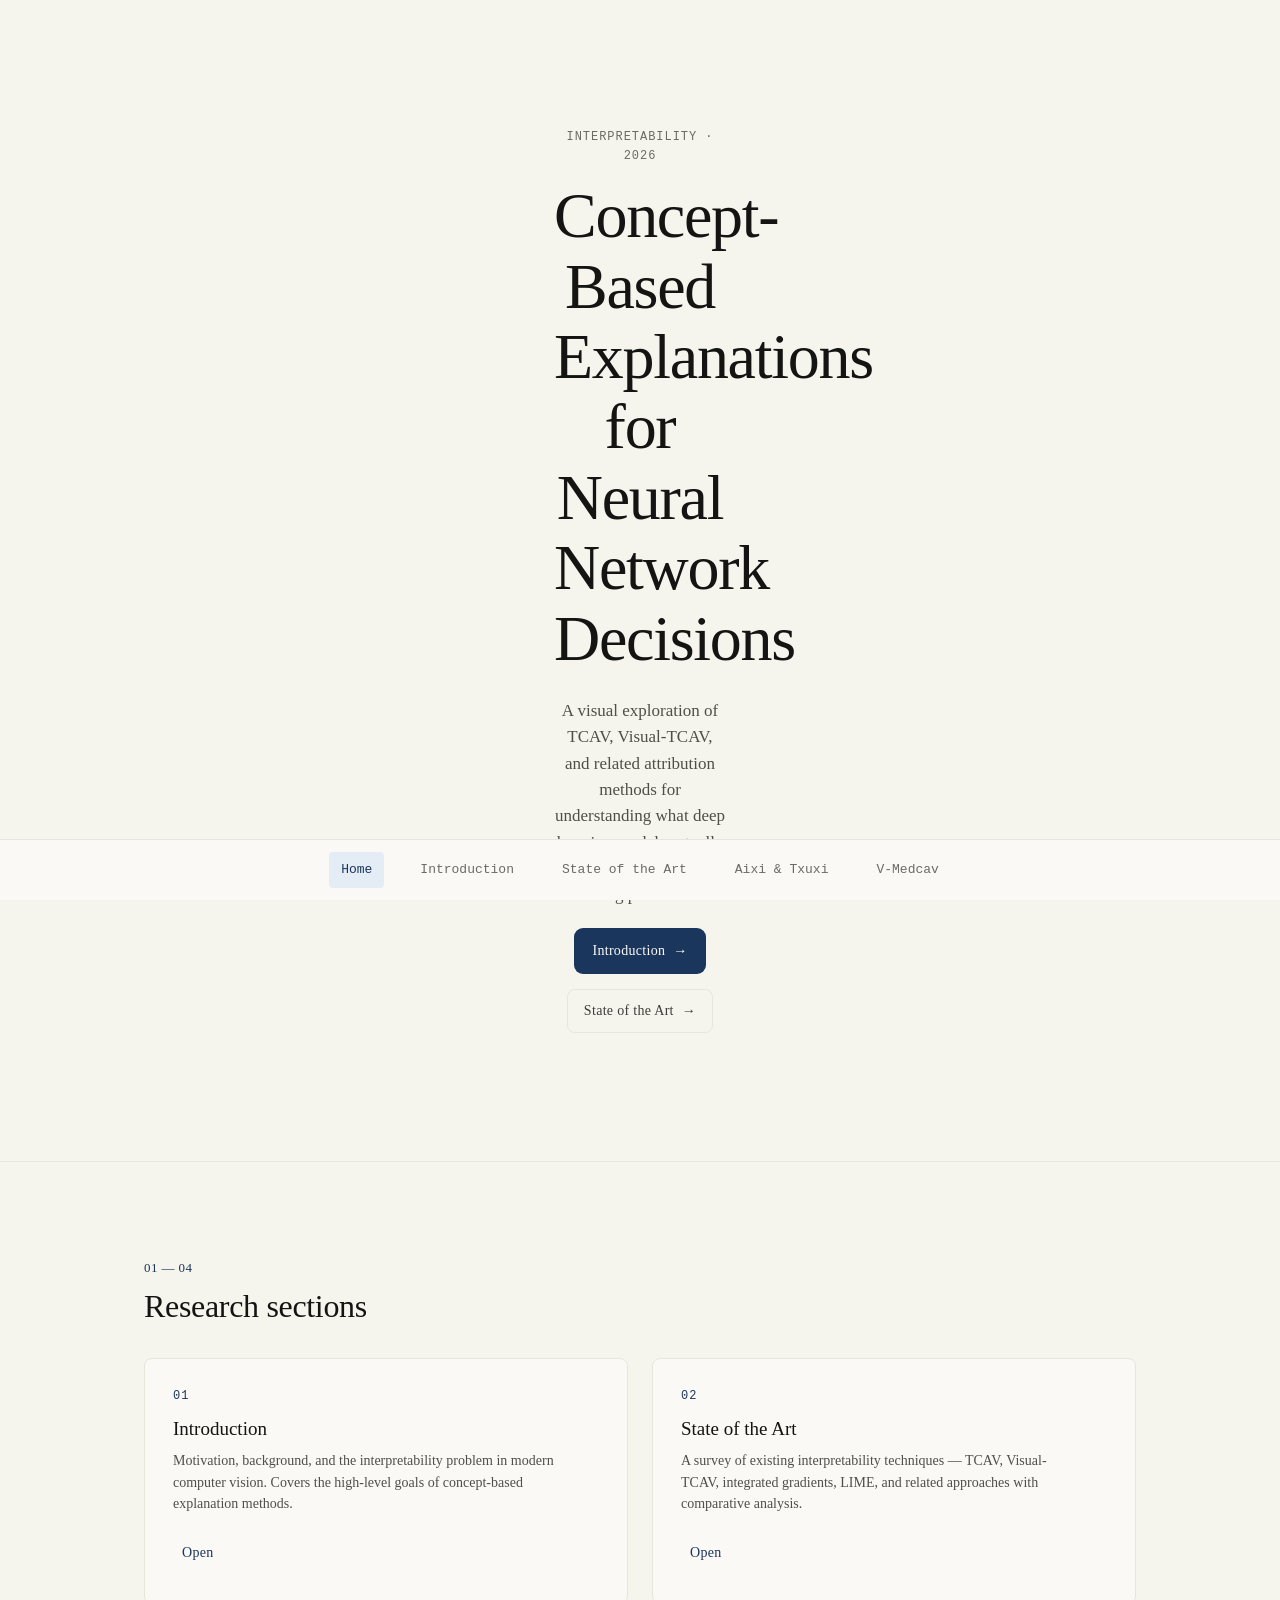
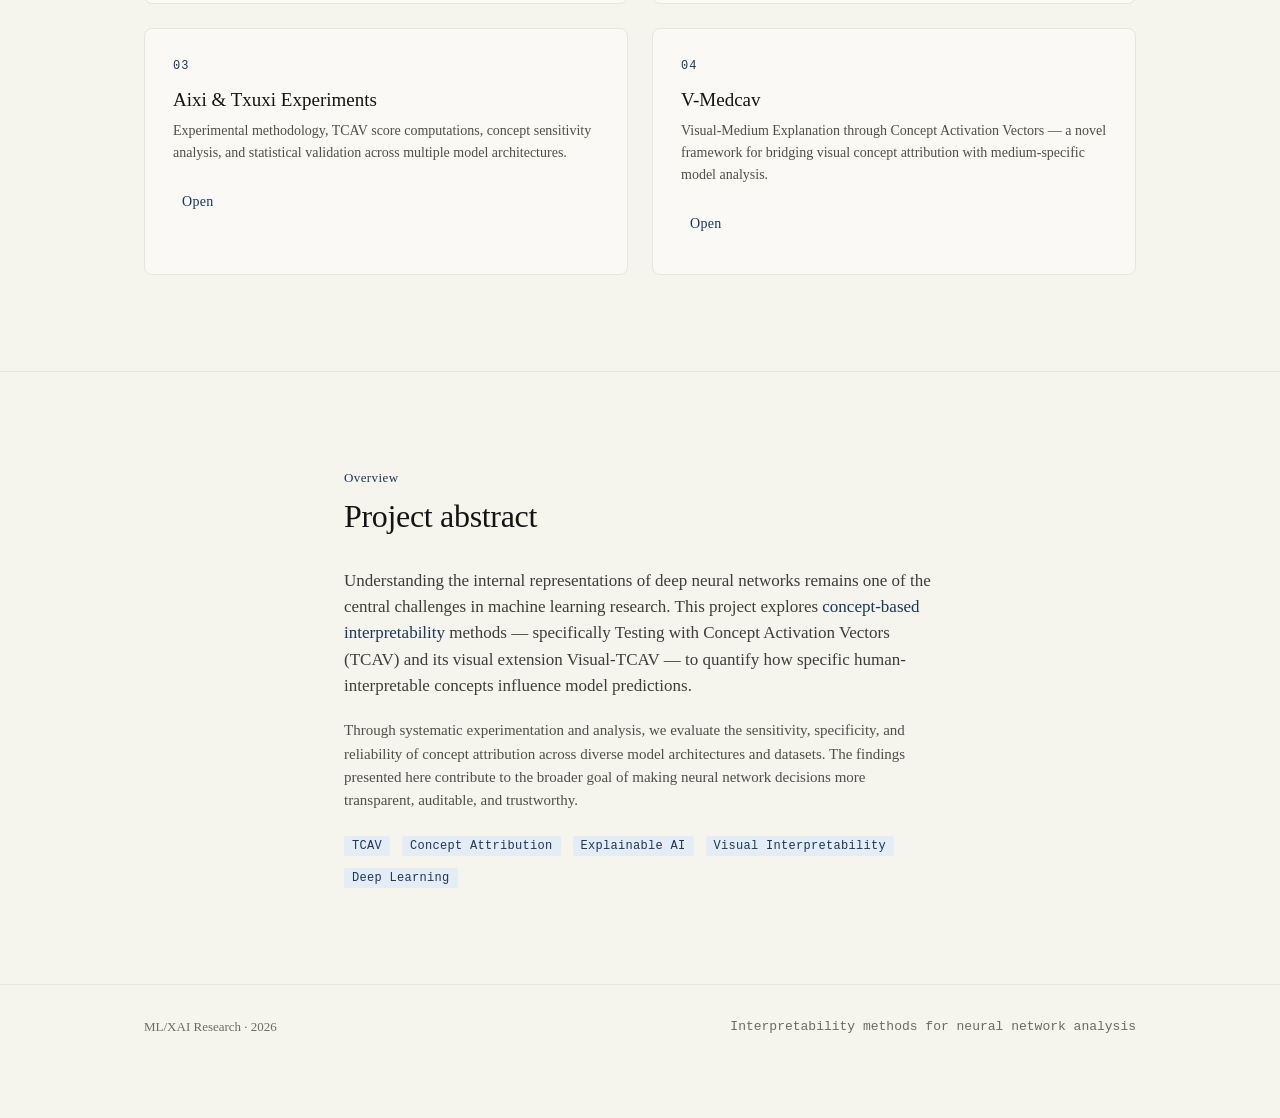
<file: tcav-research-site.html>
<!doctype html>
<html lang="en">
<head>
  <meta charset="utf-8" />
  <meta name="viewport" content="width=device-width, initial-scale=1" />
  <title>ML/XAI Research · Interpretability Methods</title>
  <link rel="stylesheet" href="css/style.css" />
  <style>
    .page-grid { display: grid; grid-template-columns: repeat(2, 1fr); gap: var(--space-6); margin-top: var(--space-8); }
    .page-card {
      background: var(--surface);
      border: 1px solid var(--border);
      border-radius: var(--radius-md);
      padding: var(--space-7);
      transition: box-shadow var(--motion-base) var(--ease-standard);
      position: relative;
    }
    .page-card:hover { box-shadow: var(--elev-raised); }
    .page-card h3 { margin-bottom: var(--space-2); }
    .page-card p { color: var(--muted); font-size: 14px; margin-bottom: var(--space-4); }
    .page-card .page-num {
      font-family: var(--font-mono);
      font-size: var(--text-xs);
      color: var(--accent);
      letter-spacing: var(--tracking-eyebrow);
      margin-bottom: var(--space-3);
    }
    .page-card a::after { content: ''; position: absolute; inset: 0; }
    @media (max-width: 768px) { .page-grid { grid-template-columns: 1fr; } }
    .hero-sub {
      font-family: var(--font-display);
      font-size: var(--text-md);
      color: var(--muted);
      max-width: 48ch;
      margin: var(--space-5) auto;
      line-height: var(--leading-body);
    }
  </style>
</head>
<body>

<main>
  <section class="section hero" data-od-id="hero">
    <div class="container hero-center">
      <p class="eyebrow">INTERPRETABILITY · 2026</p>
      <h1>Concept-Based Explanations for Neural Network Decisions</h1>
      <p class="hero-sub">A visual exploration of TCAV, Visual-TCAV, and related attribution methods for understanding what deep learning models actually see and rely on when making predictions.</p>
      <div class="hero-cta">
        <a href="landing.html" class="btn btn-primary btn-arrow">Introduction</a>
        <a href="state-of-the-art.html" class="btn btn-secondary btn-arrow">State of the Art</a>
      </div>
    </div>
  </section>

  <section class="section" data-od-id="pages">
    <div class="container">
      <div class="section-head">
        <p class="section-num">01 — 04</p>
        <h2>Research sections</h2>
      </div>
      <div class="page-grid">
        <div class="page-card scroll-entrance">
          <p class="page-num">01</p>
          <h3>Introduction</h3>
          <p>Motivation, background, and the interpretability problem in modern computer vision. Covers the high-level goals of concept-based explanation methods.</p>
          <a href="landing.html" class="btn btn-ghost btn-arrow">Open</a>
        </div>
        <div class="page-card scroll-entrance">
          <p class="page-num">02</p>
          <h3>State of the Art</h3>
          <p>A survey of existing interpretability techniques — TCAV, Visual-TCAV, integrated gradients, LIME, and related approaches with comparative analysis.</p>
          <a href="state-of-the-art.html" class="btn btn-ghost btn-arrow">Open</a>
        </div>
        <div class="page-card scroll-entrance">
          <p class="page-num">03</p>
          <h3>Aixi &amp; Txuxi Experiments</h3>
          <p>Experimental methodology, TCAV score computations, concept sensitivity analysis, and statistical validation across multiple model architectures.</p>
          <a href="aixi-txuxi.html" class="btn btn-ghost btn-arrow">Open</a>
        </div>
        <div class="page-card scroll-entrance">
          <p class="page-num">04</p>
          <h3>V-Medcav</h3>
          <p>Visual-Medium Explanation through Concept Activation Vectors — a novel framework for bridging visual concept attribution with medium-specific model analysis.</p>
          <a href="v-medcav.html" class="btn btn-ghost btn-arrow">Open</a>
        </div>
      </div>
    </div>
  </section>

  <section class="section" data-od-id="abstract">
    <div class="container" style="max-width: 720px;">
      <div class="section-head">
        <p class="section-num">Overview</p>
        <h2>Project abstract</h2>
      </div>
      <p style="font-size: var(--text-md); line-height: var(--leading-body); color: var(--fg-2);">
        Understanding the internal representations of deep neural networks remains one of the central challenges in machine learning research. This project explores <em>concept-based interpretability</em> methods — specifically Testing with Concept Activation Vectors (TCAV) and its visual extension Visual-TCAV — to quantify how specific human-interpretable concepts influence model predictions.
      </p>
      <p style="margin-top: var(--space-5); color: var(--muted);">
        Through systematic experimentation and analysis, we evaluate the sensitivity, specificity, and reliability of concept attribution across diverse model architectures and datasets. The findings presented here contribute to the broader goal of making neural network decisions more transparent, auditable, and trustworthy.
      </p>
      <div style="margin-top: var(--space-6); display: flex; gap: var(--space-3); flex-wrap: wrap;">
        <span class="tag-chip">TCAV</span>
        <span class="tag-chip">Concept Attribution</span>
        <span class="tag-chip">Explainable AI</span>
        <span class="tag-chip">Visual Interpretability</span>
        <span class="tag-chip">Deep Learning</span>
      </div>
    </div>
  </section>
</main>

<footer class="pagefoot">
  <div class="container row-between">
    <span>ML/XAI Research · 2026</span>
    <span class="meta">Interpretability methods for neural network analysis</span>
  </div>
</footer>

<nav class="bottom-nav">
  <div class="bottom-nav-inner">
    <a href="index.html" class="active">Home</a>
    <a href="landing.html">Introduction</a>
    <a href="state-of-the-art.html">State of the Art</a>
    <a href="aixi-txuxi.html">Aixi &amp; Txuxi</a>
    <a href="v-medcav.html">V-Medcav</a>
  </div>
</nav>

<script>
document.addEventListener('DOMContentLoaded', function() {
  var els = document.querySelectorAll('.scroll-entrance');
  var obs = new IntersectionObserver(function(entries) {
    entries.forEach(function(e) { if (e.isIntersecting) { e.target.classList.add('visible'); obs.unobserve(e.target); } });
  }, { threshold: 0.1, rootMargin: '0px 0px -40px 0px' });
  els.forEach(function(el) { obs.observe(el); });
});
</script>
</body>
</html>
</file>
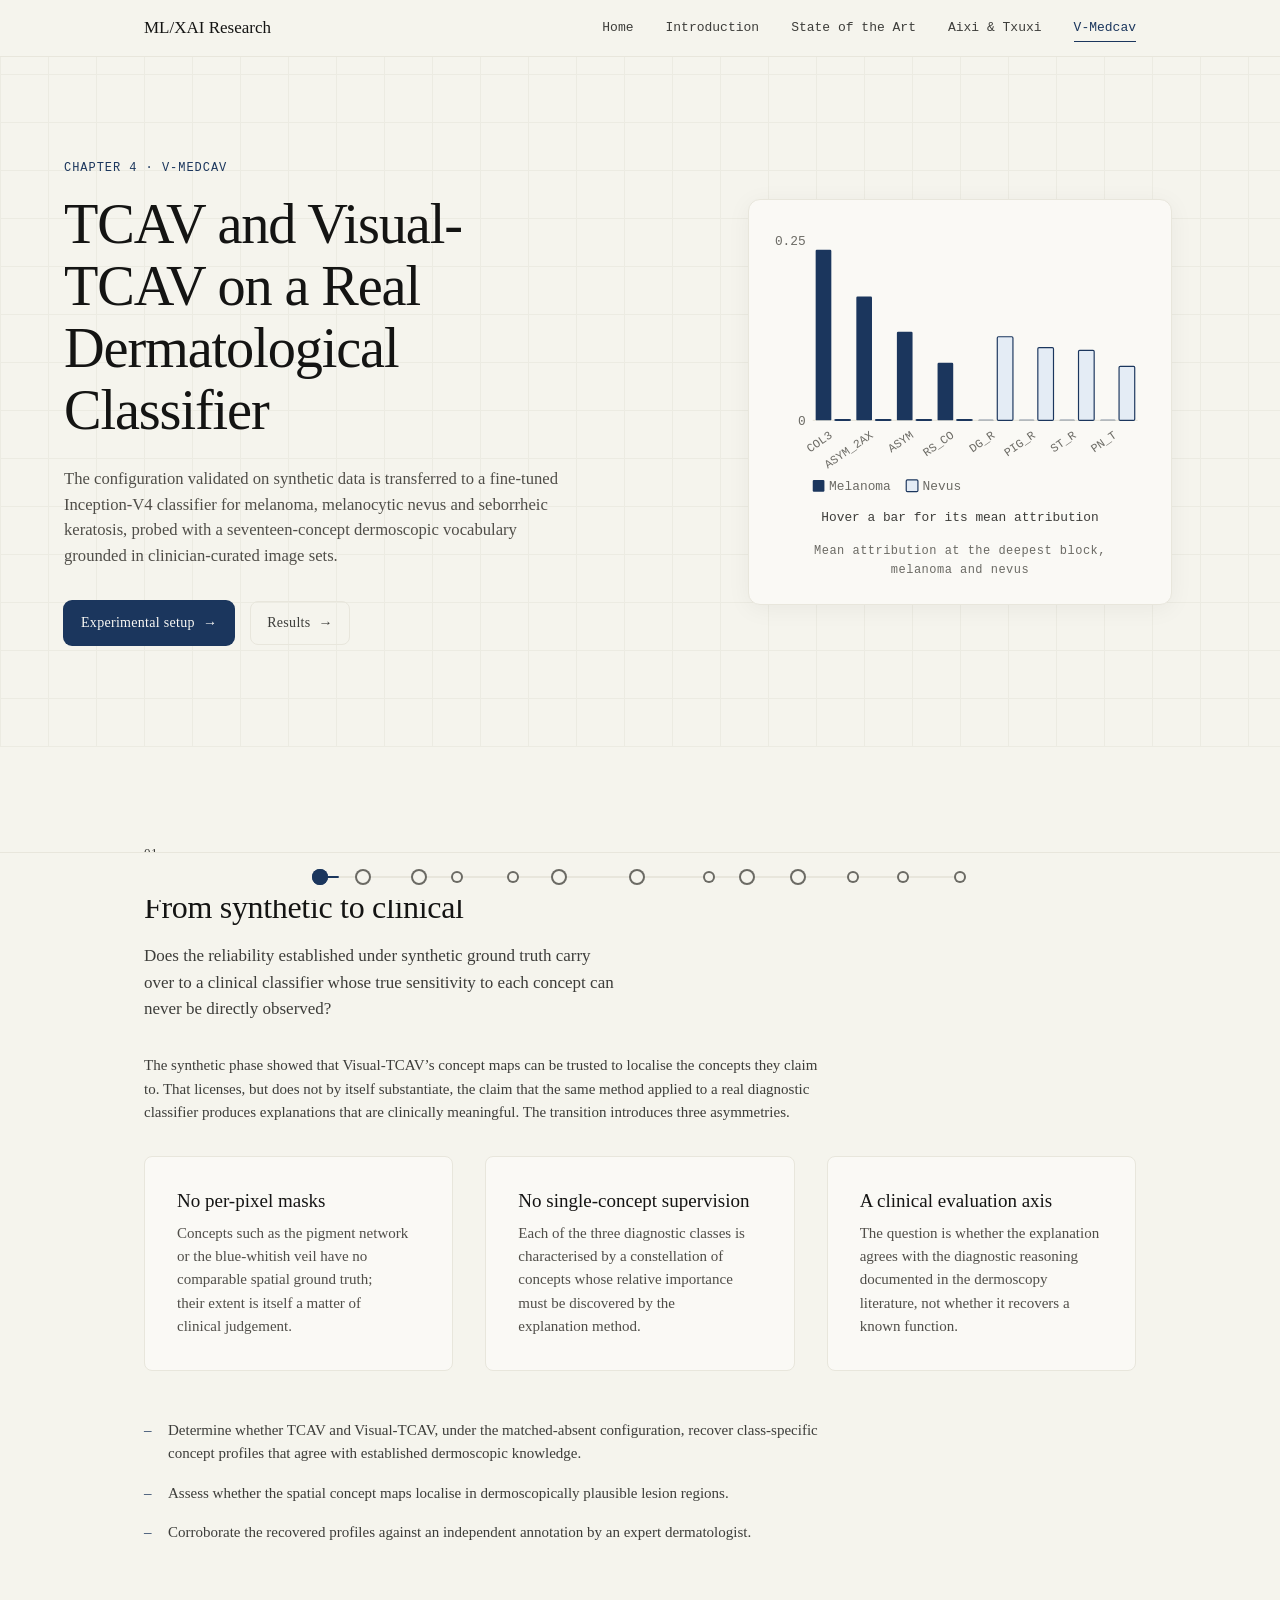
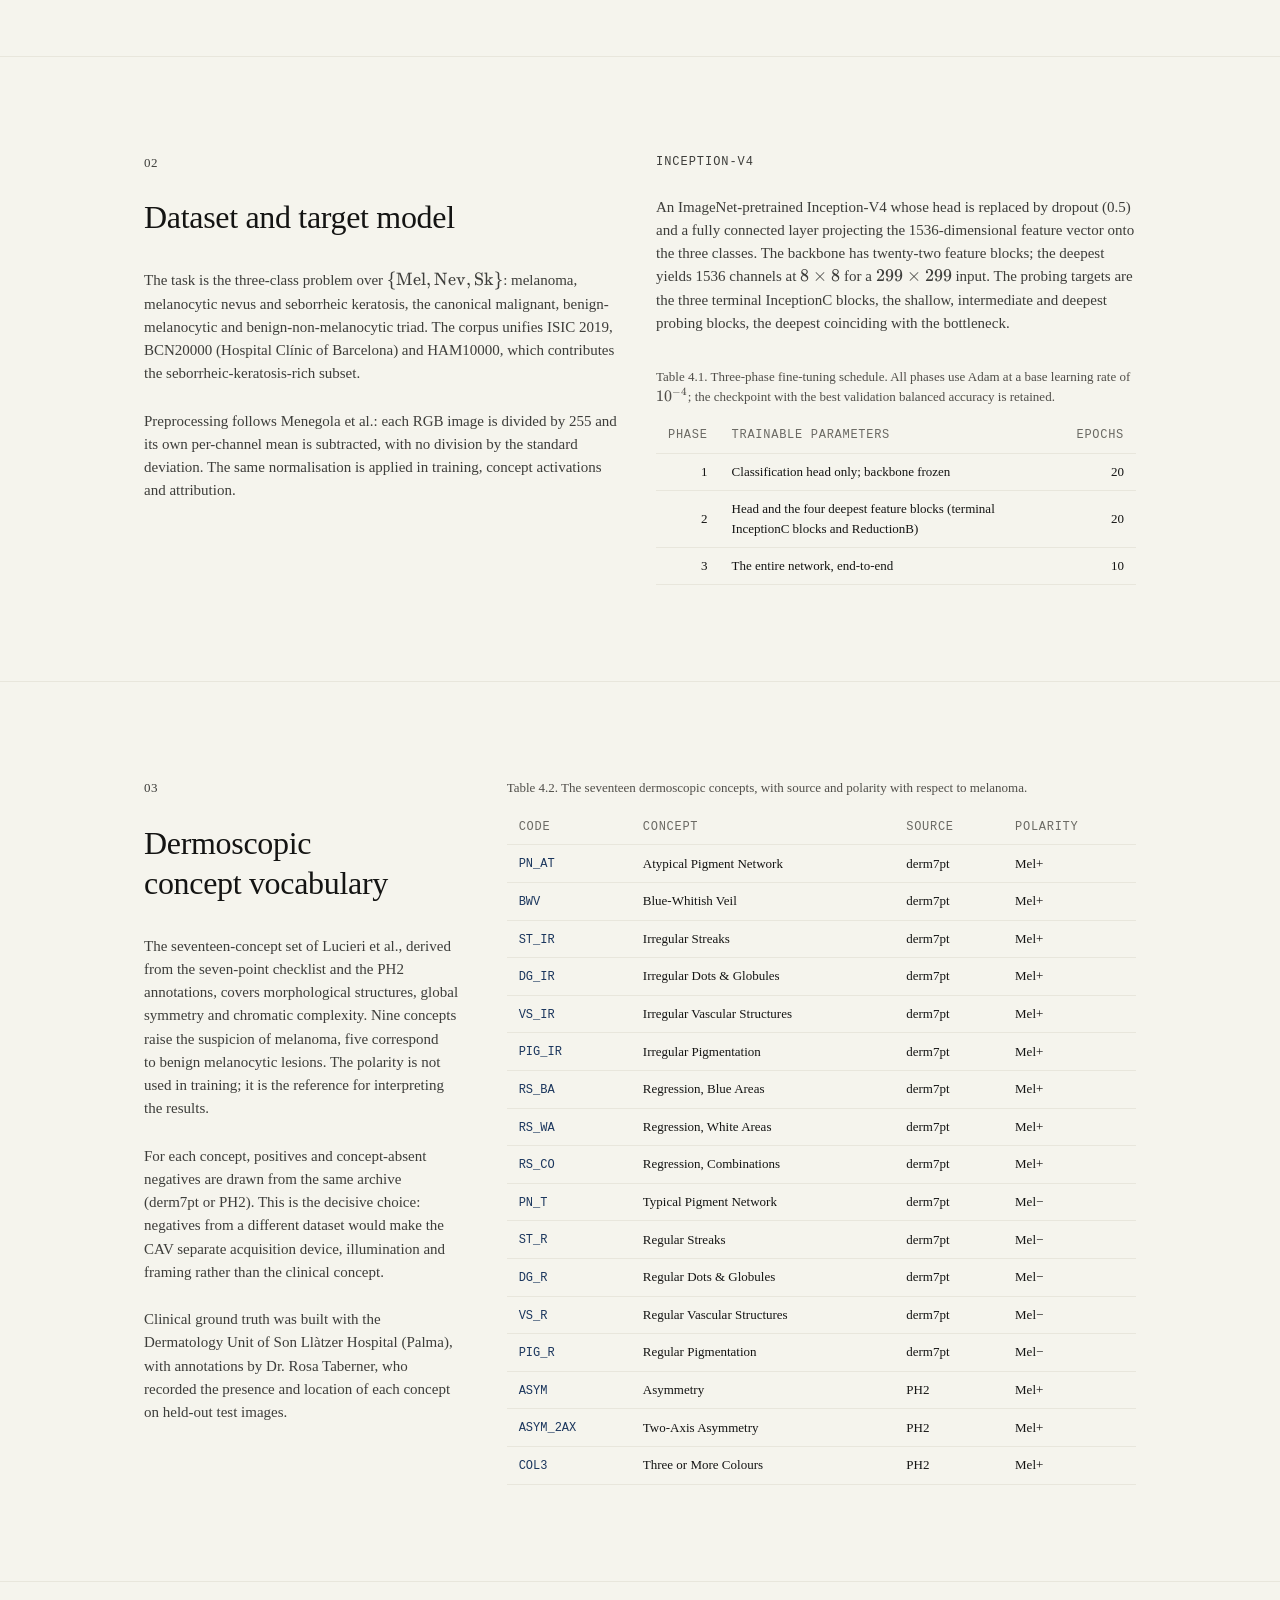
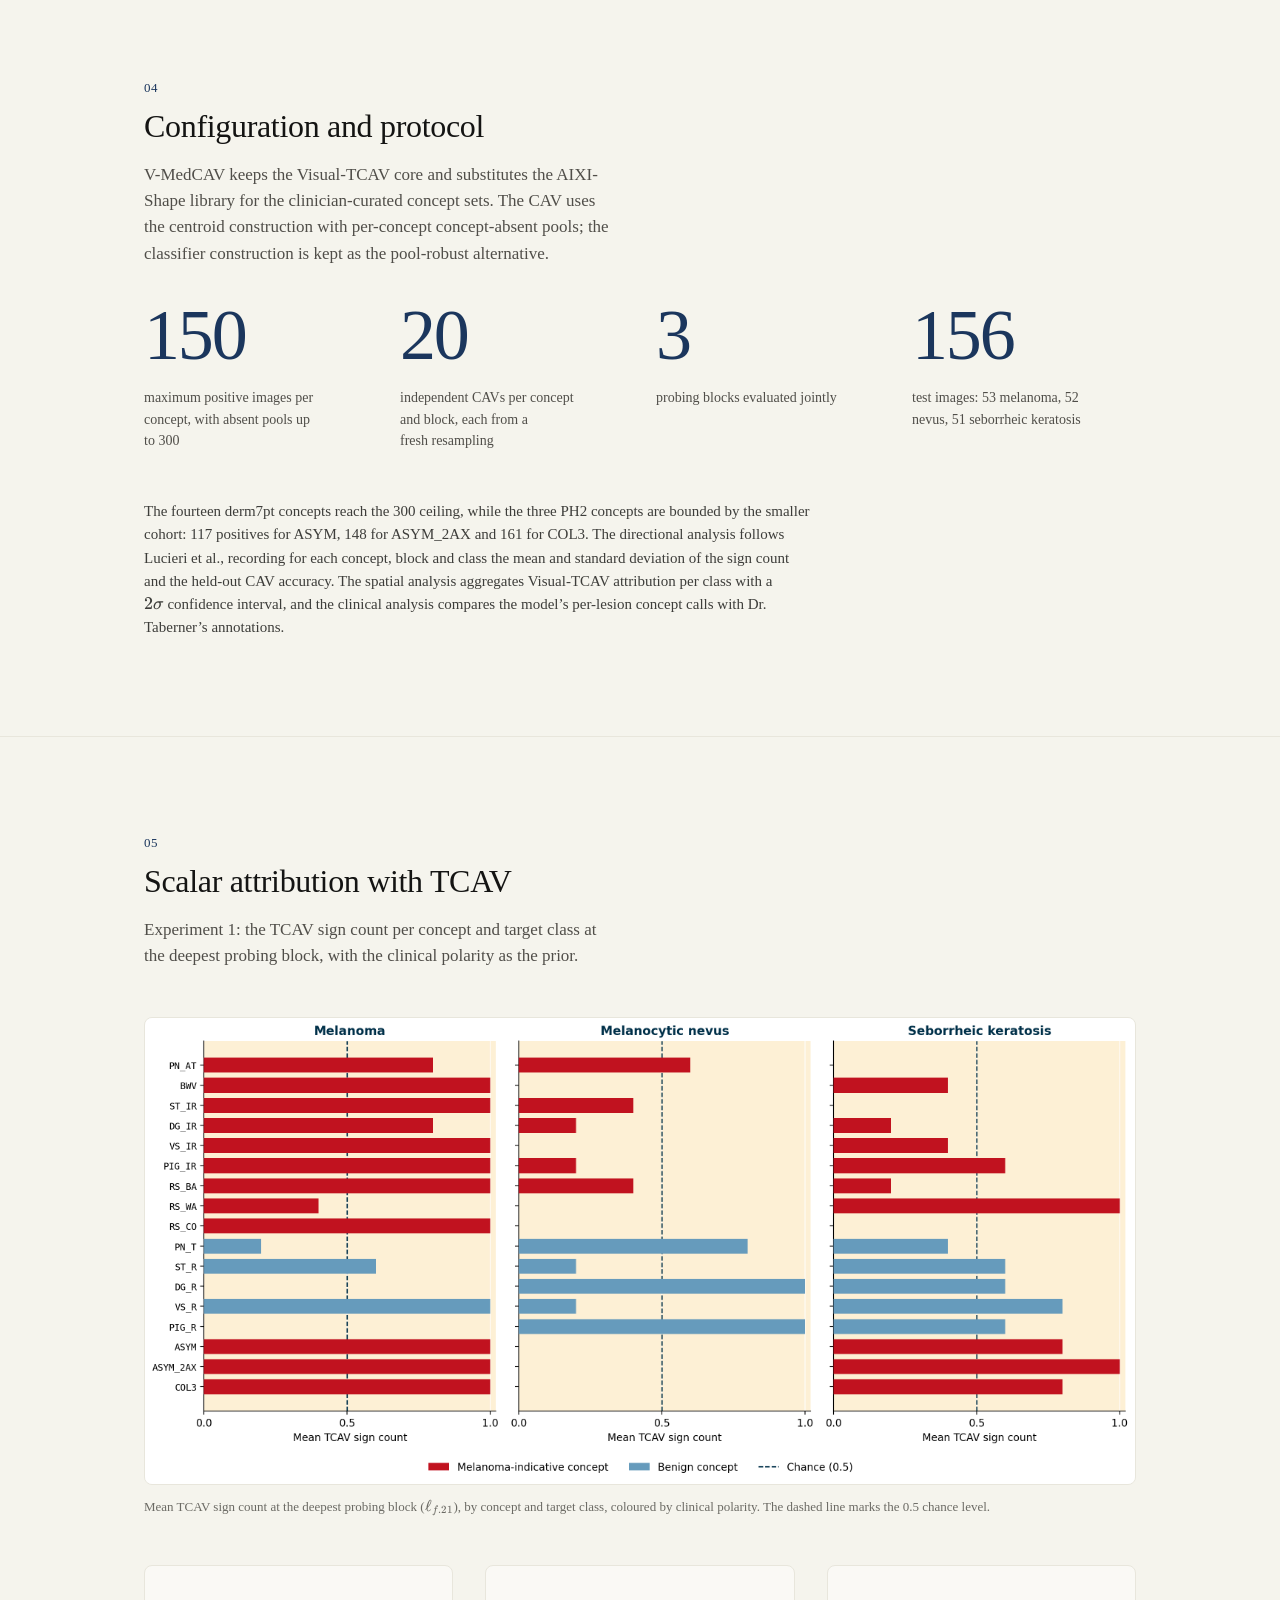
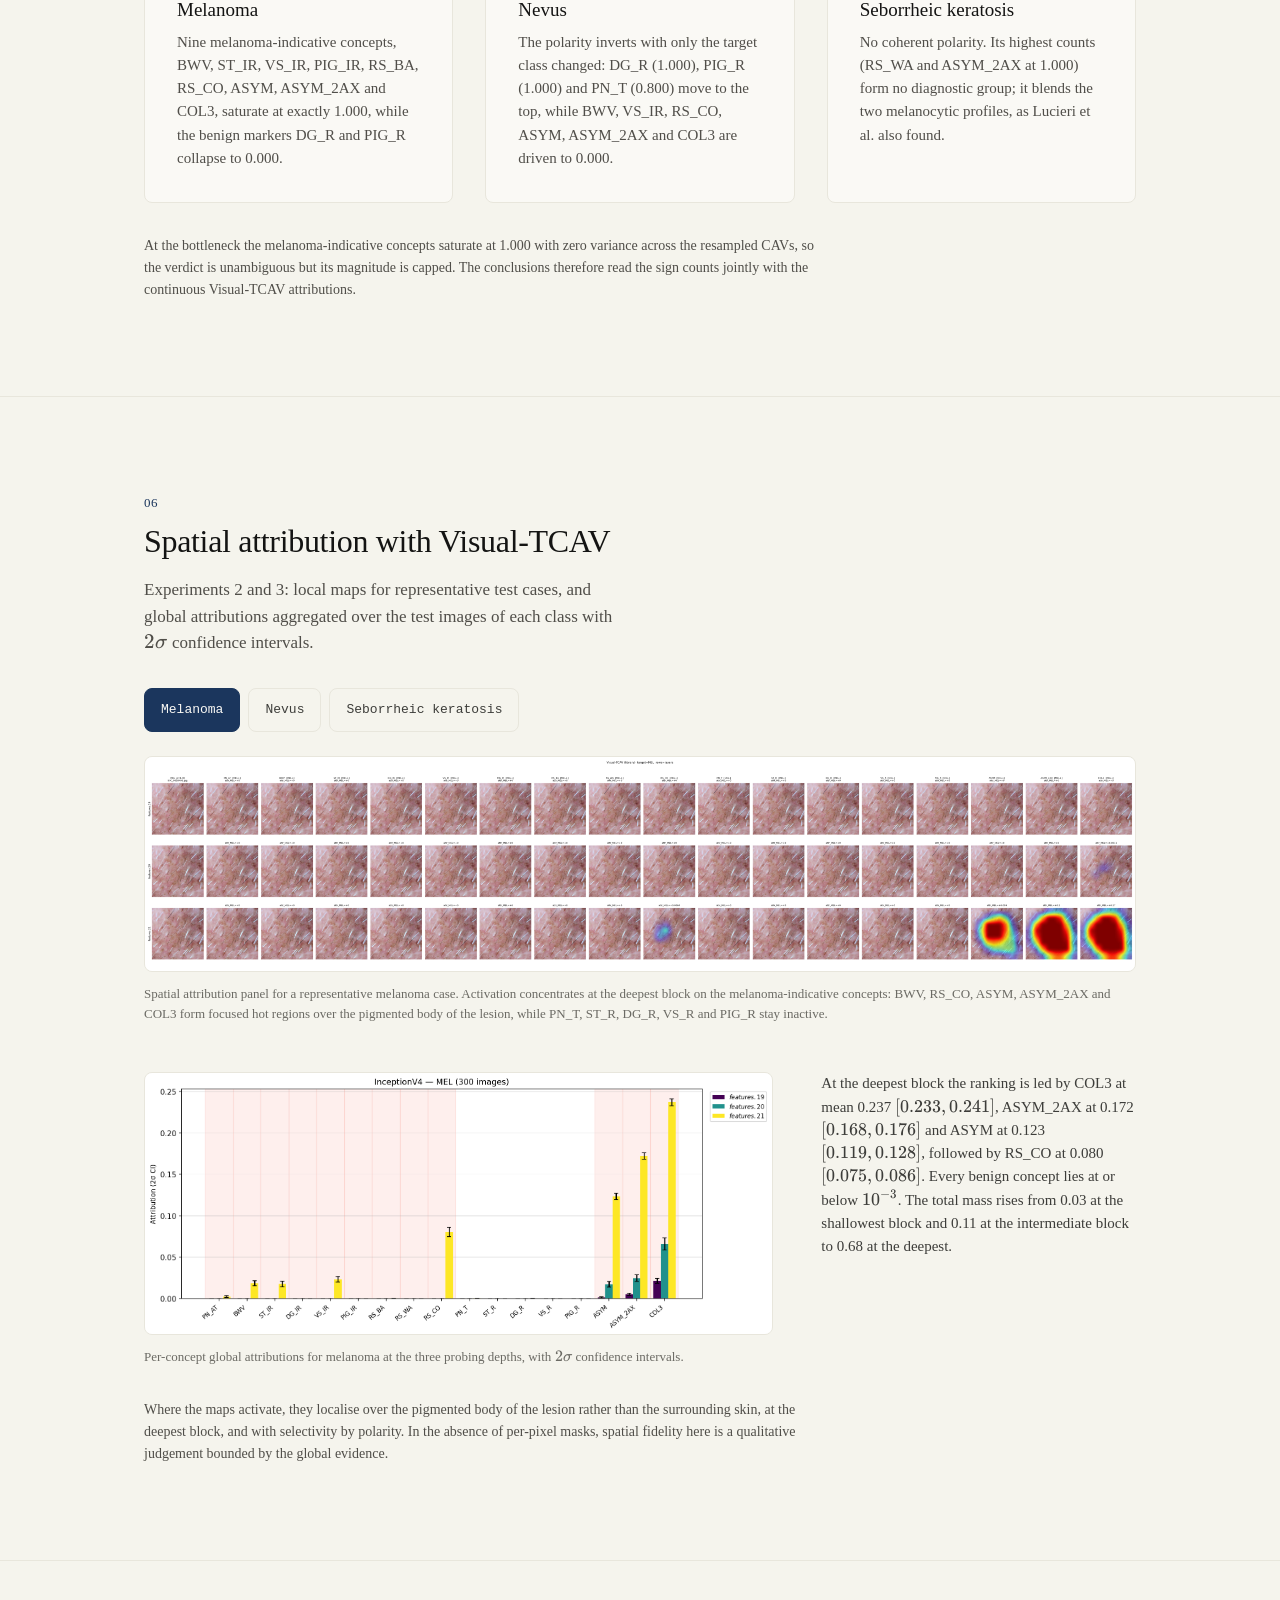
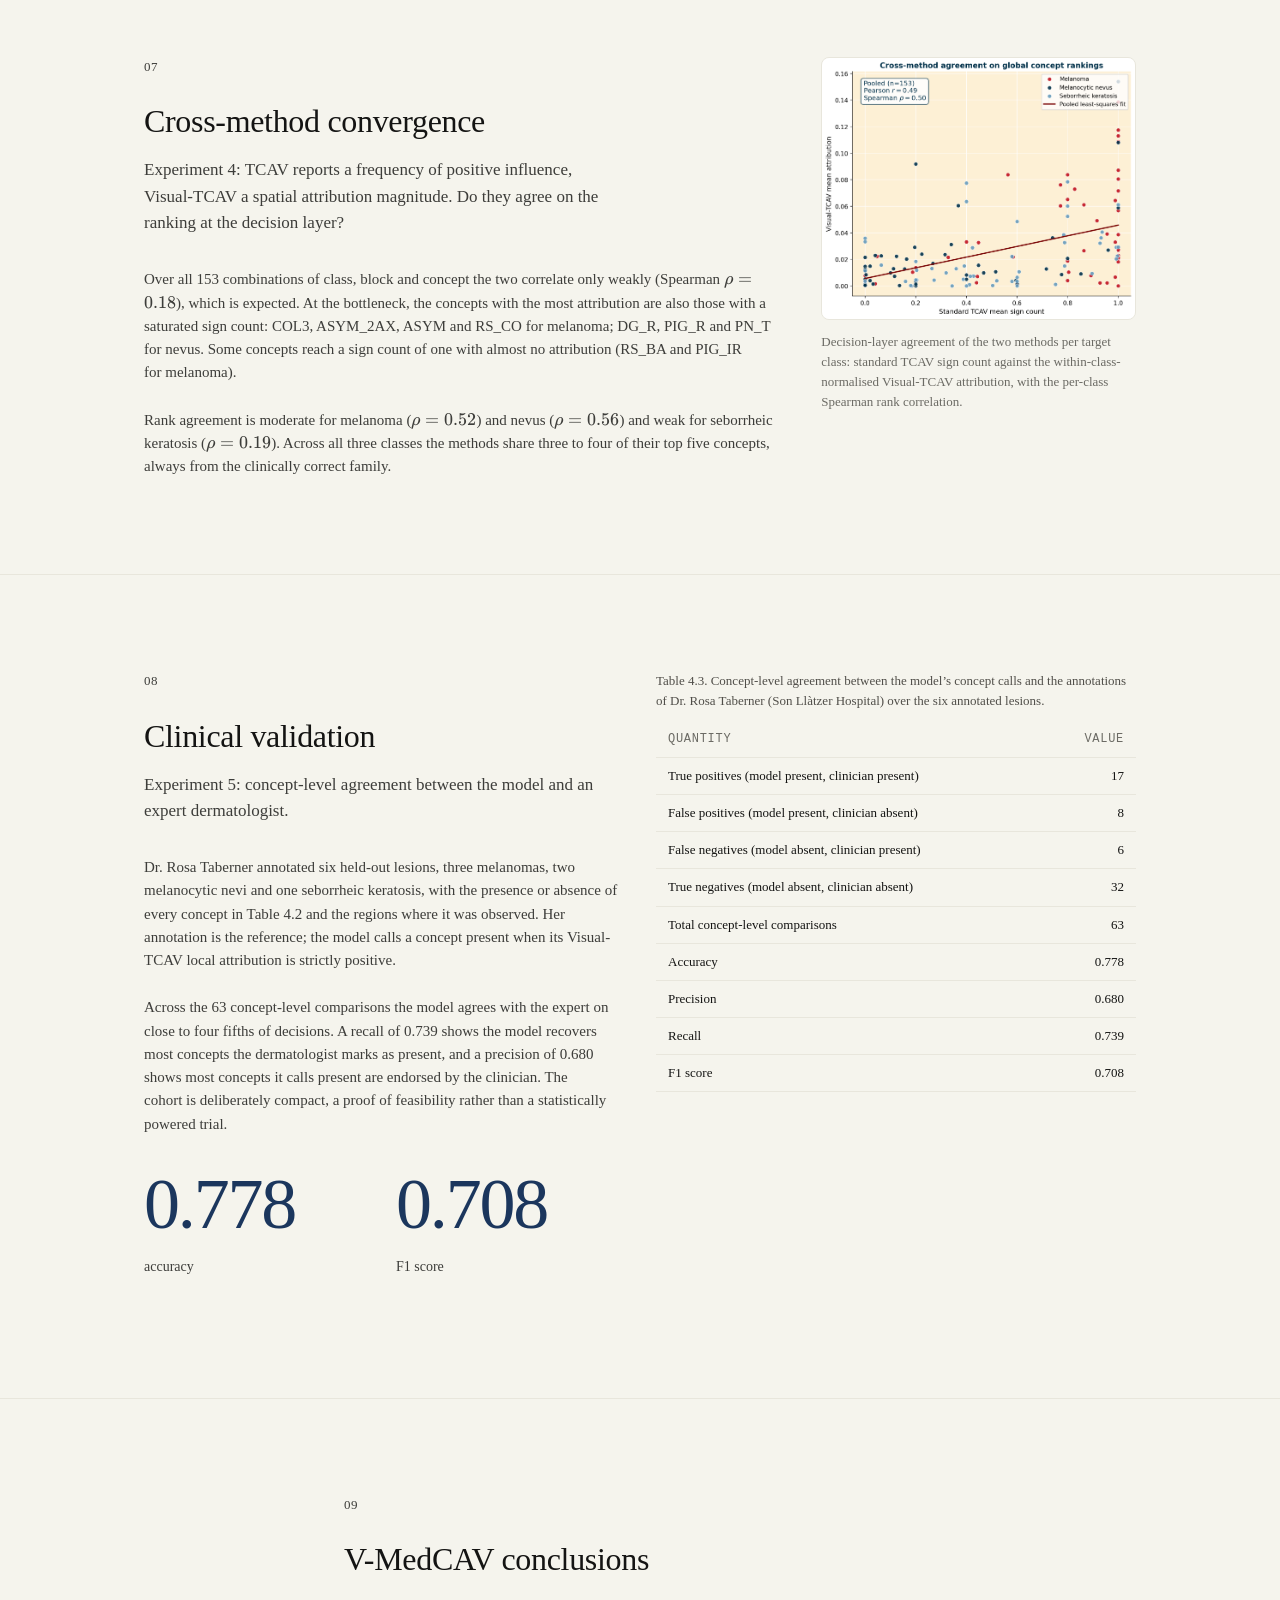
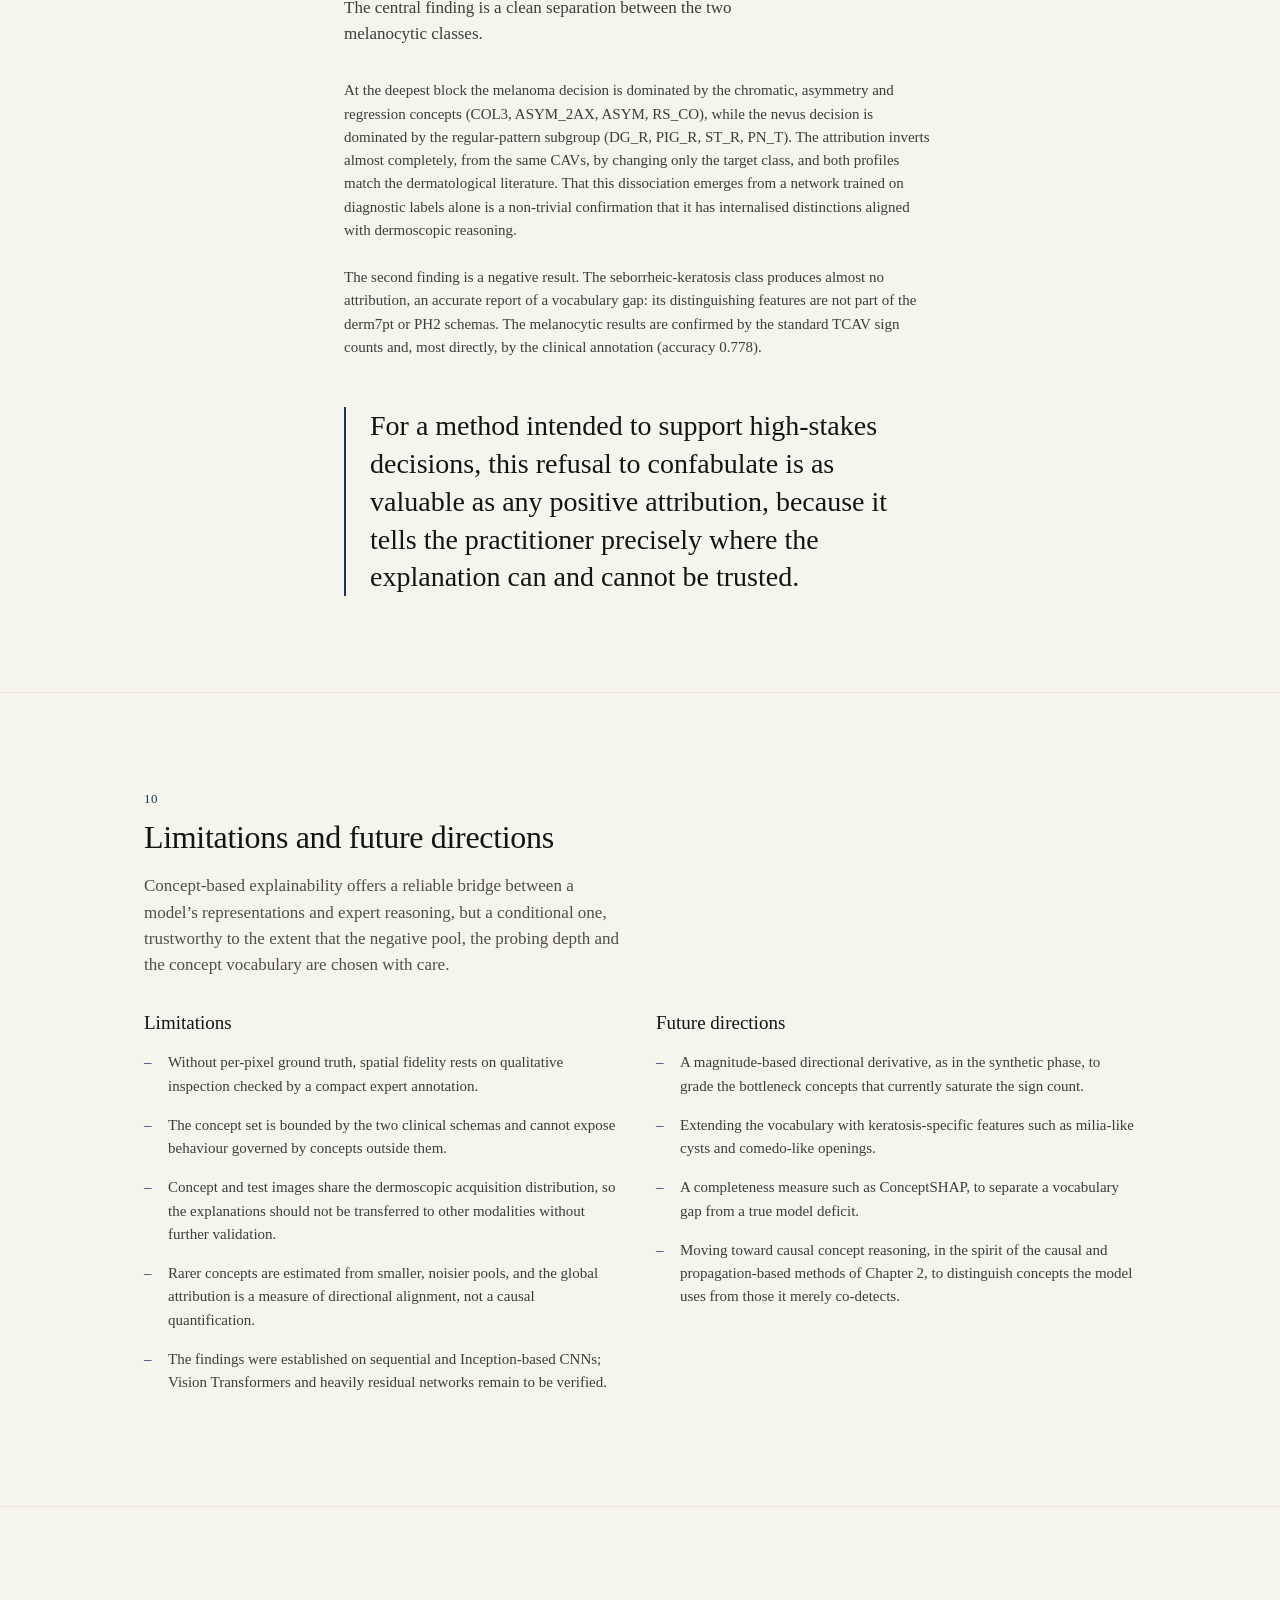
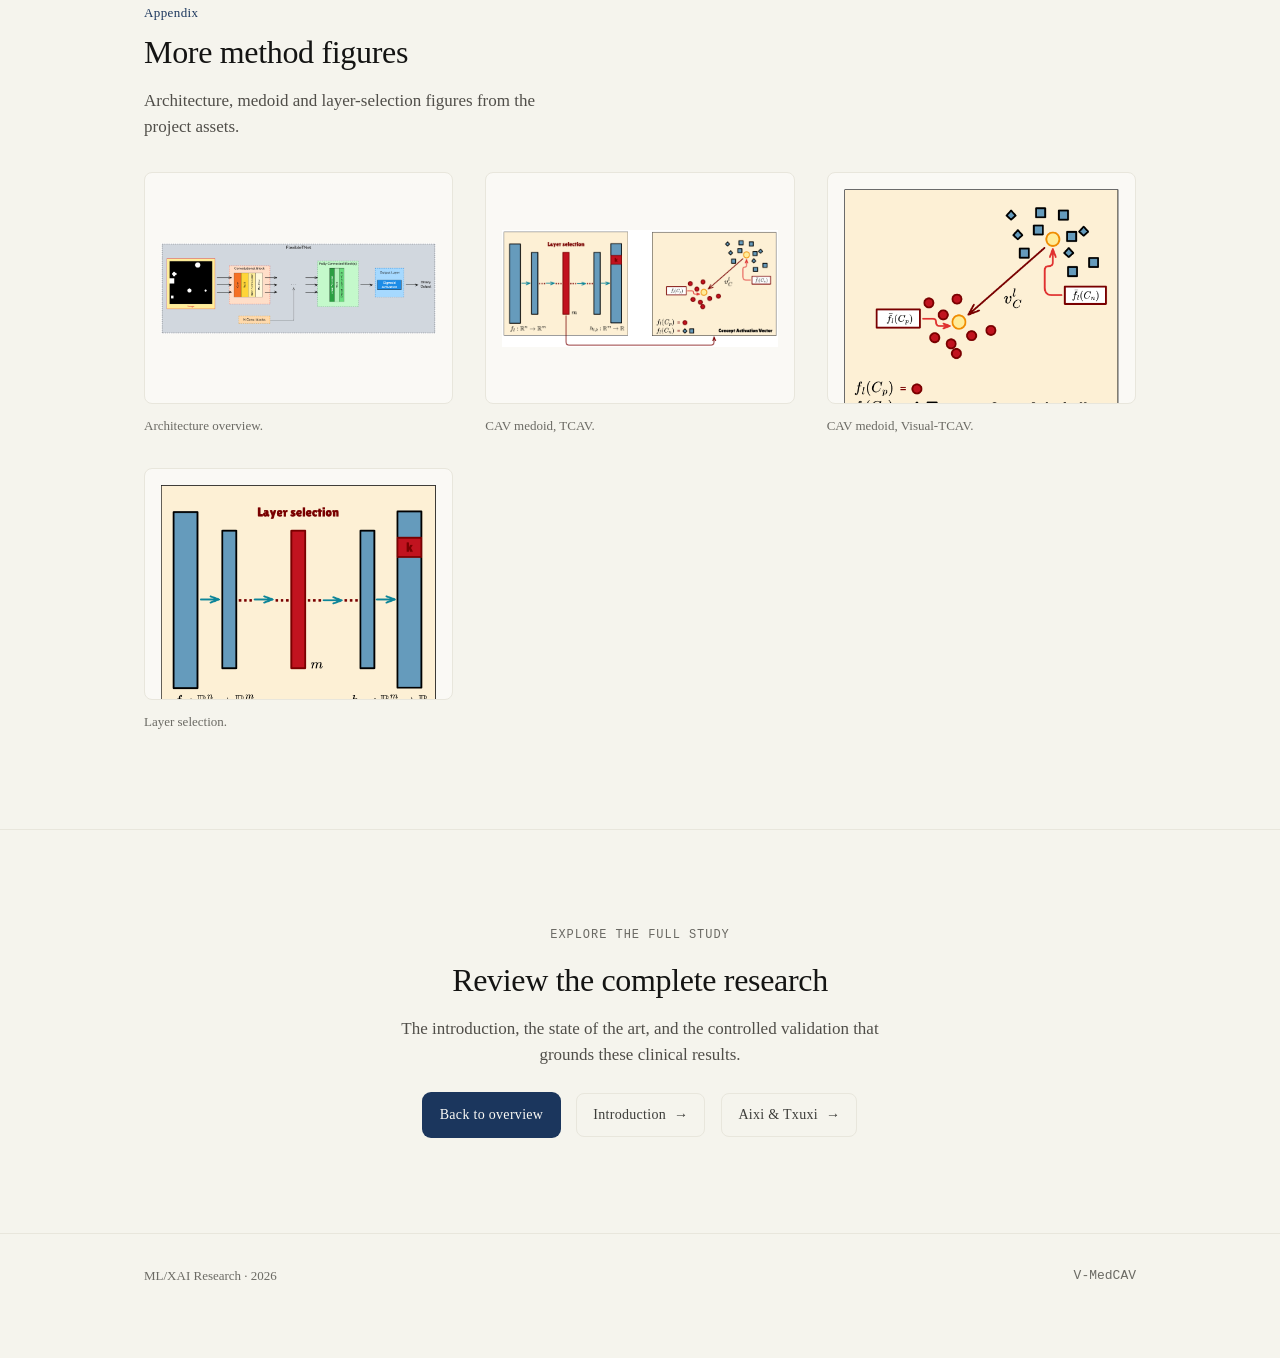
<file: v-medcav.html>
<!doctype html>
<html lang="en">
<head>
  <meta charset="utf-8" />
  <meta name="viewport" content="width=device-width, initial-scale=1" />
  <title>V-MedCAV · ML/XAI Research</title>
  <link rel="stylesheet" href="css/style.css" />
  <link rel="stylesheet" href="vendor/katex/katex.min.css" />
  <script defer src="vendor/katex/katex.min.js"></script>
  <script defer src="vendor/katex/auto-render.min.js"></script>
  <script defer src="js/site.js"></script>
  <script defer src="js/visuals.js"></script>
  <script defer src="js/figures.js"></script>
</head>
<body>

<a class="skip-link" href="#main">Skip to content</a>
<header class="topnav">
  <div class="topnav-inner">
    <a class="topnav-brand" href="index.html">ML/XAI Research</a>
    <nav aria-label="Primary">
      <ul class="topnav-links">
        <li><a href="index.html">Home</a></li>
        <li><a href="landing.html">Introduction</a></li>
        <li><a href="state-of-the-art.html">State of the Art</a></li>
        <li><a href="aixi-txuxi.html">Aixi &amp; Txuxi</a></li>
        <li><a href="v-medcav.html" aria-current="page">V-Medcav</a></li>
      </ul>
    </nav>
  </div>
</header>

<main id="main">
  <section class="hero-wide" data-od-id="hero" data-progress-label="V-MedCAV" data-progress-level="section">
    <div class="hero-bg" aria-hidden="true"></div>
    <div class="hero-content">
      <p class="eyebrow eyebrow--accent reveal">Chapter 4 · V-MedCAV</p>
      <h1 class="reveal delay-1">TCAV and Visual-TCAV on a Real Dermatological Classifier</h1>
      <p class="lead reveal delay-2">The configuration validated on synthetic data is transferred to a fine-tuned Inception-V4 classifier for melanoma, melanocytic nevus and seborrheic keratosis, probed with a seventeen-concept dermoscopic vocabulary grounded in clinician-curated image sets.</p>
      <div class="hero-cta reveal delay-3">
        <a href="#setup" class="btn btn-primary btn-arrow">Experimental setup</a>
        <a href="#results" class="btn btn-secondary btn-arrow">Results</a>
      </div>
    </div>
    <div class="hero-visual reveal delay-2">
      <div class="hero-visual-inner">
        <div class="viz" data-visual="derm-attr" role="group" aria-label="Bar chart of mean global Visual-TCAV attribution at the deepest block for melanoma and nevus, per concept"></div>
        <p class="vis-label">Mean attribution at the deepest block,<br />melanoma and nevus</p>
      </div>
    </div>
  </section>

  <section class="section" data-od-id="transition" data-progress-label="From Synthetic to Clinical" data-progress-level="section" id="transition">
    <div class="container">
      <div class="prose reveal">
        <div class="section-head">
          <p class="section-num">01</p>
          <h2>From synthetic to clinical</h2>
          <p class="section-lede">Does the reliability established under synthetic ground truth carry over to a clinical classifier whose true sensitivity to each concept can never be directly observed?</p>
        </div>
        <p>The synthetic phase showed that Visual-TCAV’s concept maps can be trusted to localise the concepts they claim to. That licenses, but does not by itself substantiate, the claim that the same method applied to a real diagnostic classifier produces explanations that are clinically meaningful. The transition introduces three asymmetries.</p>
      </div>
      <div class="grid-3">
        <div class="card reveal delay-1">
          <h3>No per-pixel masks</h3>
          <p>Concepts such as the pigment network or the blue-whitish veil have no comparable spatial ground truth; their extent is itself a matter of clinical judgement.</p>
        </div>
        <div class="card reveal delay-2">
          <h3>No single-concept supervision</h3>
          <p>Each of the three diagnostic classes is characterised by a constellation of concepts whose relative importance must be discovered by the explanation method.</p>
        </div>
        <div class="card reveal delay-3">
          <h3>A clinical evaluation axis</h3>
          <p>The question is whether the explanation agrees with the diagnostic reasoning documented in the dermoscopy literature, not whether it recovers a known function.</p>
        </div>
      </div>
      <div class="container--narrow reveal grid-spaced">
        <ul class="dash-list">
          <li>Determine whether TCAV and Visual-TCAV, under the matched-absent configuration, recover class-specific concept profiles that agree with established dermoscopic knowledge.</li>
          <li>Assess whether the spatial concept maps localise in dermoscopically plausible lesion regions.</li>
          <li>Corroborate the recovered profiles against an independent annotation by an expert dermatologist.</li>
        </ul>
      </div>
    </div>
  </section>

  <section class="section" data-od-id="setup" data-progress-label="Dataset and Model" data-progress-level="section" id="setup">
    <div class="container">
      <div class="grid-2">
        <div class="prose reveal">
          <div class="section-head">
            <p class="section-num">02</p>
            <h2>Dataset and target model</h2>
          </div>
          <p>The task is the three-class problem over $\{\mathrm{Mel}, \mathrm{Nev}, \mathrm{Sk}\}$: melanoma, melanocytic nevus and seborrheic keratosis, the canonical malignant, benign-melanocytic and benign-non-melanocytic triad. The corpus unifies ISIC 2019, BCN20000 (Hospital Clínic of Barcelona) and HAM10000, which contributes the seborrheic-keratosis-rich subset.</p>
          <p>Preprocessing follows Menegola et al.: each RGB image is divided by 255 and its own per-channel mean is subtracted, with no division by the standard deviation. The same normalisation is applied in training, concept activations and attribution.</p>
        </div>
        <div class="prose reveal delay-1">
          <p class="method-label">Inception-V4</p>
          <p>An ImageNet-pretrained Inception-V4 whose head is replaced by dropout (0.5) and a fully connected layer projecting the 1536-dimensional feature vector onto the three classes. The backbone has twenty-two feature blocks; the deepest yields 1536 channels at $8 \times 8$ for a $299 \times 299$ input. The probing targets are the three terminal InceptionC blocks, the shallow, intermediate and deepest probing blocks, the deepest coinciding with the bottleneck.</p>
          <div class="table-wrap table-wrap--spaced">
            <table class="ds-table">
              <caption class="table-caption">Table 4.1. Three-phase fine-tuning schedule. All phases use Adam at a base learning rate of $10^{-4}$; the checkpoint with the best validation balanced accuracy is retained.</caption>
              <thead><tr><th scope="col" class="num-col">Phase</th><th scope="col">Trainable parameters</th><th scope="col" class="num-col">Epochs</th></tr></thead>
              <tbody>
                <tr><td class="num-col">1</td><td>Classification head only; backbone frozen</td><td class="num-col">20</td></tr>
                <tr><td class="num-col">2</td><td>Head and the four deepest feature blocks (terminal InceptionC blocks and ReductionB)</td><td class="num-col">20</td></tr>
                <tr><td class="num-col">3</td><td>The entire network, end-to-end</td><td class="num-col">10</td></tr>
              </tbody>
            </table>
          </div>
        </div>
      </div>
    </div>
  </section>

  <section class="section" data-od-id="vocabulary" data-progress-label="Concept Vocabulary" data-progress-level="subsection" id="vocabulary">
    <div class="container">
      <div class="grid-1-2">
        <div class="prose reveal">
          <div class="section-head">
            <p class="section-num">03</p>
            <h2>Dermoscopic concept vocabulary</h2>
          </div>
          <p>The seventeen-concept set of Lucieri et al., derived from the seven-point checklist and the PH2 annotations, covers morphological structures, global symmetry and chromatic complexity. Nine concepts raise the suspicion of melanoma, five correspond to benign melanocytic lesions. The polarity is not used in training; it is the reference for interpreting the results.</p>
          <p>For each concept, positives and concept-absent negatives are drawn from the same archive (derm7pt or PH2). This is the decisive choice: negatives from a different dataset would make the CAV separate acquisition device, illumination and framing rather than the clinical concept.</p>
          <p>Clinical ground truth was built with the Dermatology Unit of Son Llàtzer Hospital (Palma), with annotations by Dr. Rosa Taberner, who recorded the presence and location of each concept on held-out test images.</p>
        </div>
        <div class="table-wrap reveal delay-1">
          <table class="ds-table">
            <caption class="table-caption">Table 4.2. The seventeen dermoscopic concepts, with source and polarity with respect to melanoma.</caption>
            <thead><tr><th scope="col">Code</th><th scope="col">Concept</th><th scope="col">Source</th><th scope="col">Polarity</th></tr></thead>
            <tbody>
              <tr><td><code>PN_AT</code></td><td>Atypical Pigment Network</td><td>derm7pt</td><td>Mel+</td></tr>
              <tr><td><code>BWV</code></td><td>Blue-Whitish Veil</td><td>derm7pt</td><td>Mel+</td></tr>
              <tr><td><code>ST_IR</code></td><td>Irregular Streaks</td><td>derm7pt</td><td>Mel+</td></tr>
              <tr><td><code>DG_IR</code></td><td>Irregular Dots &amp; Globules</td><td>derm7pt</td><td>Mel+</td></tr>
              <tr><td><code>VS_IR</code></td><td>Irregular Vascular Structures</td><td>derm7pt</td><td>Mel+</td></tr>
              <tr><td><code>PIG_IR</code></td><td>Irregular Pigmentation</td><td>derm7pt</td><td>Mel+</td></tr>
              <tr><td><code>RS_BA</code></td><td>Regression, Blue Areas</td><td>derm7pt</td><td>Mel+</td></tr>
              <tr><td><code>RS_WA</code></td><td>Regression, White Areas</td><td>derm7pt</td><td>Mel+</td></tr>
              <tr><td><code>RS_CO</code></td><td>Regression, Combinations</td><td>derm7pt</td><td>Mel+</td></tr>
              <tr><td><code>PN_T</code></td><td>Typical Pigment Network</td><td>derm7pt</td><td>Mel−</td></tr>
              <tr><td><code>ST_R</code></td><td>Regular Streaks</td><td>derm7pt</td><td>Mel−</td></tr>
              <tr><td><code>DG_R</code></td><td>Regular Dots &amp; Globules</td><td>derm7pt</td><td>Mel−</td></tr>
              <tr><td><code>VS_R</code></td><td>Regular Vascular Structures</td><td>derm7pt</td><td>Mel−</td></tr>
              <tr><td><code>PIG_R</code></td><td>Regular Pigmentation</td><td>derm7pt</td><td>Mel−</td></tr>
              <tr><td><code>ASYM</code></td><td>Asymmetry</td><td>PH2</td><td>Mel+</td></tr>
              <tr><td><code>ASYM_2AX</code></td><td>Two-Axis Asymmetry</td><td>PH2</td><td>Mel+</td></tr>
              <tr><td><code>COL3</code></td><td>Three or More Colours</td><td>PH2</td><td>Mel+</td></tr>
            </tbody>
          </table>
        </div>
      </div>
    </div>
  </section>

  <section class="section" data-od-id="protocol" data-progress-label="Configuration" data-progress-level="subsection" id="protocol">
    <div class="container">
      <div class="section-head section-head--narrow reveal">
        <p class="section-num">04</p>
        <h2>Configuration and protocol</h2>
        <p class="section-lede">V-MedCAV keeps the Visual-TCAV core and substitutes the AIXI-Shape library for the clinician-curated concept sets. The CAV uses the centroid construction with per-concept concept-absent pools; the classifier construction is kept as the pool-robust alternative.</p>
      </div>
      <div class="grid-4">
        <div class="stat reveal delay-1">
          <div class="stat-num num" data-count="150">150</div>
          <p class="stat-label">maximum positive images per concept, with absent pools up to 300</p>
        </div>
        <div class="stat reveal delay-2">
          <div class="stat-num num" data-count="20">20</div>
          <p class="stat-label">independent CAVs per concept and block, each from a fresh resampling</p>
        </div>
        <div class="stat reveal delay-3">
          <div class="stat-num num" data-count="3">3</div>
          <p class="stat-label">probing blocks evaluated jointly</p>
        </div>
        <div class="stat reveal delay-4">
          <div class="stat-num num" data-count="156">156</div>
          <p class="stat-label">test images: 53 melanoma, 52 nevus, 51 seborrheic keratosis</p>
        </div>
      </div>
      <div class="prose reveal grid-spaced">
        <p>The fourteen derm7pt concepts reach the 300 ceiling, while the three PH2 concepts are bounded by the smaller cohort: 117 positives for ASYM, 148 for ASYM_2AX and 161 for COL3. The directional analysis follows Lucieri et al., recording for each concept, block and class the mean and standard deviation of the sign count and the held-out CAV accuracy. The spatial analysis aggregates Visual-TCAV attribution per class with a $2\sigma$ confidence interval, and the clinical analysis compares the model’s per-lesion concept calls with Dr. Taberner’s annotations.</p>
      </div>
    </div>
  </section>

  <section class="section" data-od-id="results" data-progress-label="TCAV Directional Test" data-progress-level="section" id="results">
    <div class="container">
      <div class="section-head section-head--narrow reveal">
        <p class="section-num">05</p>
        <h2>Scalar attribution with TCAV</h2>
        <p class="section-lede">Experiment 1: the TCAV sign count per concept and target class at the deepest probing block, with the clinical polarity as the prior.</p>
      </div>
      <figure class="fig fig-block reveal">
        <button type="button" class="fig-frame" aria-label="Enlarge figure: Mean TCAV sign count at the deepest probing block"><img src="images/visualtcav/tcav_signcount_bottleneck.png" width="2676" height="1258" alt="Bar charts of mean TCAV sign count per dermoscopic concept and target class at the deepest probing block" loading="lazy" decoding="async" /></button>
        <figcaption class="figure-caption">Mean TCAV sign count at the deepest probing block ($\ell_{f.21}$), by concept and target class, coloured by clinical polarity. The dashed line marks the 0.5 chance level.</figcaption>
      </figure>
      <div class="grid-3 grid-spaced">
        <div class="card reveal delay-1">
          <h3>Melanoma</h3>
          <p>Nine melanoma-indicative concepts, BWV, ST_IR, VS_IR, PIG_IR, RS_BA, RS_CO, ASYM, ASYM_2AX and COL3, saturate at exactly 1.000, while the benign markers DG_R and PIG_R collapse to 0.000.</p>
        </div>
        <div class="card reveal delay-2">
          <h3>Nevus</h3>
          <p>The polarity inverts with only the target class changed: DG_R (1.000), PIG_R (1.000) and PN_T (0.800) move to the top, while BWV, VS_IR, RS_CO, ASYM, ASYM_2AX and COL3 are driven to 0.000.</p>
        </div>
        <div class="card reveal delay-3">
          <h3>Seborrheic keratosis</h3>
          <p>No coherent polarity. Its highest counts (RS_WA and ASYM_2AX at 1.000) form no diagnostic group; it blends the two melanocytic profiles, as Lucieri et al. also found.</p>
        </div>
      </div>
      <p class="note reveal">At the bottleneck the melanoma-indicative concepts saturate at 1.000 with zero variance across the resampled CAVs, so the verdict is unambiguous but its magnitude is capped. The conclusions therefore read the sign counts jointly with the continuous Visual-TCAV attributions.</p>
    </div>
  </section>

  <section class="section" data-od-id="visualization" data-progress-label="Visual-TCAV Attributions" data-progress-level="section" id="visualization">
    <div class="container">
      <div class="section-head section-head--narrow reveal">
        <p class="section-num">06</p>
        <h2>Spatial attribution with Visual-TCAV</h2>
        <p class="section-lede">Experiments 2 and 3: local maps for representative test cases, and global attributions aggregated over the test images of each class with $2\sigma$ confidence intervals.</p>
      </div>
      <div data-tabs class="reveal">
        <div class="tabs-list" role="tablist" aria-label="Target class">
          <button type="button" class="tab" role="tab" id="tab-mel" aria-selected="true" aria-controls="panel-mel">Melanoma</button>
          <button type="button" class="tab" role="tab" id="tab-nev" aria-selected="false" aria-controls="panel-nev" tabindex="-1">Nevus</button>
          <button type="button" class="tab" role="tab" id="tab-sk" aria-selected="false" aria-controls="panel-sk" tabindex="-1">Seborrheic keratosis</button>
        </div>
        <div id="panel-mel" role="tabpanel" aria-labelledby="tab-mel">
          <figure class="fig">
            <button type="button" class="fig-frame" aria-label="Enlarge figure: Visual-TCAV spatial attribution panel for a melanoma test case"><img src="images/visualtcav/heatmap_mel.png" width="3600" height="777" alt="Visual-TCAV spatial attribution panel for a melanoma test image across three probing blocks and seventeen dermoscopic concepts" loading="lazy" decoding="async" /></button>
            <figcaption class="figure-caption">Spatial attribution panel for a representative melanoma case. Activation concentrates at the deepest block on the melanoma-indicative concepts: BWV, RS_CO, ASYM, ASYM_2AX and COL3 form focused hot regions over the pigmented body of the lesion, while PN_T, ST_R, DG_R, VS_R and PIG_R stay inactive.</figcaption>
          </figure>
          <div class="grid-2-1 grid-spaced">
            <figure class="fig">
              <button type="button" class="fig-frame" aria-label="Enlarge figure: Global Visual-TCAV attributions for the melanoma class"><img src="images/visualtcav/global_mel.png" width="1769" height="735" alt="Bar chart of per-concept global Visual-TCAV attributions for the melanoma class" loading="lazy" decoding="async" /></button>
              <figcaption class="figure-caption">Per-concept global attributions for melanoma at the three probing depths, with $2\sigma$ confidence intervals.</figcaption>
            </figure>
            <div class="prose">
              <p>At the deepest block the ranking is led by COL3 at mean 0.237 $[0.233, 0.241]$, ASYM_2AX at 0.172 $[0.168, 0.176]$ and ASYM at 0.123 $[0.119, 0.128]$, followed by RS_CO at 0.080 $[0.075, 0.086]$. Every benign concept lies at or below $10^{-3}$. The total mass rises from 0.03 at the shallowest block and 0.11 at the intermediate block to 0.68 at the deepest.</p>
            </div>
          </div>
        </div>
        <div id="panel-nev" role="tabpanel" aria-labelledby="tab-nev" hidden>
          <figure class="fig">
            <button type="button" class="fig-frame" aria-label="Enlarge figure: Visual-TCAV spatial attribution panel for a nevus test case"><img src="images/visualtcav/heatmap_nev.png" width="3600" height="777" alt="Visual-TCAV spatial attribution panel for a nevus test image" loading="lazy" decoding="async" /></button>
            <figcaption class="figure-caption">Spatial attribution panel for a representative nevus case. The selectivity is inverted: at the deepest block the focused activations fall on PN_T, ST_R, DG_R and PIG_R over the central pigmented body, while the melanoma-indicative concepts remain inactive.</figcaption>
          </figure>
          <div class="grid-2-1 grid-spaced">
            <figure class="fig">
              <button type="button" class="fig-frame" aria-label="Enlarge figure: Global Visual-TCAV attributions for the nevus class"><img src="images/visualtcav/global_nev.png" width="1769" height="735" alt="Bar chart of per-concept global Visual-TCAV attributions for the nevus class" loading="lazy" decoding="async" /></button>
              <figcaption class="figure-caption">Per-concept global attributions for nevus, concentrated on the regular variants of the dermoscopic structures.</figcaption>
            </figure>
            <div class="prose">
              <p>The four highest means are DG_R at 0.116 $[0.110, 0.123]$, PIG_R at 0.101 $[0.095, 0.108]$, ST_R at 0.097 $[0.090, 0.104]$ and PN_T at 0.075 $[0.070, 0.081]$, all benign indicators. Every melanoma-indicative concept is at or below $10^{-3}$: the attribution inverts completely, from the same CAVs, by changing only the target class.</p>
            </div>
          </div>
        </div>
        <div id="panel-sk" role="tabpanel" aria-labelledby="tab-sk" hidden>
          <figure class="fig">
            <button type="button" class="fig-frame" aria-label="Enlarge figure: Visual-TCAV spatial attribution panel for a seborrheic keratosis test case"><img src="images/visualtcav/heatmap_sk.png" width="3600" height="777" alt="Visual-TCAV spatial attribution panel for a seborrheic keratosis test image" loading="lazy" decoding="async" /></button>
            <figcaption class="figure-caption">Spatial attribution panel for a representative seborrheic keratosis case. No concept produces a focused map, even at the deepest block.</figcaption>
          </figure>
          <div class="grid-2-1 grid-spaced">
            <figure class="fig">
              <button type="button" class="fig-frame" aria-label="Enlarge figure: Global Visual-TCAV attributions for the seborrheic keratosis class"><img src="images/visualtcav/global_sk.png" width="1769" height="735" alt="Bar chart of per-concept global Visual-TCAV attributions for the seborrheic keratosis class" loading="lazy" decoding="async" /></button>
              <figcaption class="figure-caption">Per-concept global attributions for seborrheic keratosis: negligible across the entire vocabulary.</figcaption>
            </figure>
            <div class="prose">
              <p>The largest values are COL3 at 0.005 $[0.004, 0.006]$ and ASYM_2AX at 0.003 $[0.002, 0.004]$. The total mass, 0.009, is roughly seventy times smaller than the melanoma mass of 0.676. Milia-like cysts, comedo-like openings, fissures and ridges and the cerebriform surface are not in the vocabulary: a vocabulary gap rather than a model deficit.</p>
            </div>
          </div>
        </div>
      </div>
      <p class="note reveal">Where the maps activate, they localise over the pigmented body of the lesion rather than the surrounding skin, at the deepest block, and with selectivity by polarity. In the absence of per-pixel masks, spatial fidelity here is a qualitative judgement bounded by the global evidence.</p>
    </div>
  </section>

  <section class="section" data-od-id="convergence" data-progress-label="Cross-Method Convergence" data-progress-level="subsection" id="convergence">
    <div class="container">
      <div class="grid-2-1">
        <div class="prose reveal">
          <div class="section-head">
            <p class="section-num">07</p>
            <h2>Cross-method convergence</h2>
            <p class="section-lede">Experiment 4: TCAV reports a frequency of positive influence, Visual-TCAV a spatial attribution magnitude. Do they agree on the ranking at the decision layer?</p>
          </div>
          <p>Over all 153 combinations of class, block and concept the two correlate only weakly (Spearman $\rho = 0.18$), which is expected. At the bottleneck, the concepts with the most attribution are also those with a saturated sign count: COL3, ASYM_2AX, ASYM and RS_CO for melanoma; DG_R, PIG_R and PN_T for nevus. Some concepts reach a sign count of one with almost no attribution (RS_BA and PIG_IR for melanoma).</p>
          <p>Rank agreement is moderate for melanoma ($\rho = 0.52$) and nevus ($\rho = 0.56$) and weak for seborrheic keratosis ($\rho = 0.19$). Across all three classes the methods share three to four of their top five concepts, always from the clinically correct family.</p>
        </div>
        <figure class="fig reveal delay-1">
          <button type="button" class="fig-frame" aria-label="Enlarge figure: Decision-layer agreement of TCAV and Visual-TCAV per class"><img src="images/visualtcav/tcav_vtcav_global_correlation.png" width="1459" height="1217" alt="Scatter plots of standard TCAV sign count against normalised Visual-TCAV attribution per target class" loading="lazy" decoding="async" /></button>
          <figcaption class="figure-caption">Decision-layer agreement of the two methods per target class: standard TCAV sign count against the within-class-normalised Visual-TCAV attribution, with the per-class Spearman rank correlation.</figcaption>
        </figure>
      </div>
    </div>
  </section>

  <section class="section" data-od-id="clinical" data-progress-label="Clinical Validation" data-progress-level="section" id="clinical">
    <div class="container">
      <div class="grid-2">
        <div class="prose reveal">
          <div class="section-head">
            <p class="section-num">08</p>
            <h2>Clinical validation</h2>
            <p class="section-lede">Experiment 5: concept-level agreement between the model and an expert dermatologist.</p>
          </div>
          <p>Dr. Rosa Taberner annotated six held-out lesions, three melanomas, two melanocytic nevi and one seborrheic keratosis, with the presence or absence of every concept in Table 4.2 and the regions where it was observed. Her annotation is the reference; the model calls a concept present when its Visual-TCAV local attribution is strictly positive.</p>
          <p>Across the 63 concept-level comparisons the model agrees with the expert on close to four fifths of decisions. A recall of 0.739 shows the model recovers most concepts the dermatologist marks as present, and a precision of 0.680 shows most concepts it calls present are endorsed by the clinician. The cohort is deliberately compact, a proof of feasibility rather than a statistically powered trial.</p>
          <div class="grid-2 stat-pair">
            <div class="stat">
              <div class="stat-num num" data-count="0.778" data-decimals="3">0.778</div>
              <p class="stat-label">accuracy</p>
            </div>
            <div class="stat">
              <div class="stat-num num" data-count="0.708" data-decimals="3">0.708</div>
              <p class="stat-label">F1 score</p>
            </div>
          </div>
        </div>
        <div class="table-wrap reveal delay-1">
          <table class="ds-table">
            <caption class="table-caption">Table 4.3. Concept-level agreement between the model’s concept calls and the annotations of Dr. Rosa Taberner (Son Llàtzer Hospital) over the six annotated lesions.</caption>
            <thead><tr><th scope="col">Quantity</th><th scope="col" class="num-col">Value</th></tr></thead>
            <tbody>
              <tr><td>True positives (model present, clinician present)</td><td class="num-col">17</td></tr>
              <tr><td>False positives (model present, clinician absent)</td><td class="num-col">8</td></tr>
              <tr><td>False negatives (model absent, clinician present)</td><td class="num-col">6</td></tr>
              <tr><td>True negatives (model absent, clinician absent)</td><td class="num-col">32</td></tr>
              <tr><td>Total concept-level comparisons</td><td class="num-col">63</td></tr>
              <tr><td>Accuracy</td><td class="num-col">0.778</td></tr>
              <tr><td>Precision</td><td class="num-col">0.680</td></tr>
              <tr><td>Recall</td><td class="num-col">0.739</td></tr>
              <tr><td>F1 score</td><td class="num-col">0.708</td></tr>
            </tbody>
          </table>
        </div>
      </div>
    </div>
  </section>

  <section class="section" data-od-id="conclusion" data-progress-label="Conclusions" data-progress-level="section" id="conclusion">
    <div class="container container--narrow">
      <div class="prose reveal">
        <div class="section-head">
          <p class="section-num">09</p>
          <h2>V-MedCAV conclusions</h2>
          <p class="section-lede">The central finding is a clean separation between the two melanocytic classes.</p>
        </div>
        <p>At the deepest block the melanoma decision is dominated by the chromatic, asymmetry and regression concepts (COL3, ASYM_2AX, ASYM, RS_CO), while the nevus decision is dominated by the regular-pattern subgroup (DG_R, PIG_R, ST_R, PN_T). The attribution inverts almost completely, from the same CAVs, by changing only the target class, and both profiles match the dermatological literature. That this dissociation emerges from a network trained on diagnostic labels alone is a non-trivial confirmation that it has internalised distinctions aligned with dermoscopic reasoning.</p>
        <p>The second finding is a negative result. The seborrheic-keratosis class produces almost no attribution, an accurate report of a vocabulary gap: its distinguishing features are not part of the derm7pt or PH2 schemas. The melanocytic results are confirmed by the standard TCAV sign counts and, most directly, by the clinical annotation (accuracy 0.778).</p>
      </div>
      <figure class="quote-wrap reveal">
        <blockquote class="quote">For a method intended to support high-stakes decisions, this refusal to confabulate is as valuable as any positive attribution, because it tells the practitioner precisely where the explanation can and cannot be trusted.</blockquote>
      </figure>
    </div>
  </section>

  <section class="section" data-od-id="limitations" data-progress-label="Limitations and Future Work" data-progress-level="subsection" id="limitations">
    <div class="container">
      <div class="section-head section-head--narrow reveal">
        <p class="section-num">10</p>
        <h2>Limitations and future directions</h2>
        <p class="section-lede">Concept-based explainability offers a reliable bridge between a model’s representations and expert reasoning, but a conditional one, trustworthy to the extent that the negative pool, the probing depth and the concept vocabulary are chosen with care.</p>
      </div>
      <div class="grid-2">
        <div class="reveal delay-1">
          <h3 class="list-title">Limitations</h3>
          <ul class="dash-list">
            <li>Without per-pixel ground truth, spatial fidelity rests on qualitative inspection checked by a compact expert annotation.</li>
            <li>The concept set is bounded by the two clinical schemas and cannot expose behaviour governed by concepts outside them.</li>
            <li>Concept and test images share the dermoscopic acquisition distribution, so the explanations should not be transferred to other modalities without further validation.</li>
            <li>Rarer concepts are estimated from smaller, noisier pools, and the global attribution is a measure of directional alignment, not a causal quantification.</li>
            <li>The findings were established on sequential and Inception-based CNNs; Vision Transformers and heavily residual networks remain to be verified.</li>
          </ul>
        </div>
        <div class="reveal delay-2">
          <h3 class="list-title">Future directions</h3>
          <ul class="dash-list">
            <li>A magnitude-based directional derivative, as in the synthetic phase, to grade the bottleneck concepts that currently saturate the sign count.</li>
            <li>Extending the vocabulary with keratosis-specific features such as milia-like cysts and comedo-like openings.</li>
            <li>A completeness measure such as ConceptSHAP, to separate a vocabulary gap from a true model deficit.</li>
            <li>Moving toward causal concept reasoning, in the spirit of the causal and propagation-based methods of Chapter 2, to distinguish concepts the model uses from those it merely co-detects.</li>
          </ul>
        </div>
      </div>
    </div>
  </section>

  <section class="section" data-od-id="gallery" data-progress-label="More Figures" data-progress-level="subsection">
    <div class="container">
      <div class="section-head section-head--narrow reveal">
        <p class="section-num">Appendix</p>
        <h2>More method figures</h2>
        <p class="section-lede">Architecture, medoid and layer-selection figures from the project assets.</p>
      </div>
      <div class="gallery">
        <figure class="fig">
          <button type="button" class="fig-frame" aria-label="Enlarge figure: Architecture overview diagram"><img src="images/models/architecture.png" width="3600" height="1189" alt="Architecture overview diagram" loading="lazy" decoding="async" /></button>
          <figcaption class="figure-caption">Architecture overview.</figcaption>
        </figure>
        <figure class="fig">
          <button type="button" class="fig-frame" aria-label="Enlarge figure: CAV medoid diagram"><img src="images/tcav/CAV_MEDOID.png" width="1471" height="624" alt="CAV medoid diagram" loading="lazy" decoding="async" /></button>
          <figcaption class="figure-caption">CAV medoid, TCAV.</figcaption>
        </figure>
        <figure class="fig">
          <button type="button" class="fig-frame" aria-label="Enlarge figure: CAV medoid diagram for Visual-TCAV"><img src="images/visualtcav/cavmedoid.png" width="940" height="786" alt="CAV medoid diagram for Visual-TCAV" loading="lazy" decoding="async" /></button>
          <figcaption class="figure-caption">CAV medoid, Visual-TCAV.</figcaption>
        </figure>
        <figure class="fig">
          <button type="button" class="fig-frame" aria-label="Enlarge figure: Layer selection figure"><img src="images/visualtcav/layerselection.png" width="936" height="780" alt="Layer selection figure" loading="lazy" decoding="async" /></button>
          <figcaption class="figure-caption">Layer selection.</figcaption>
        </figure>
      </div>
    </div>
  </section>

  <section class="section cta" data-od-id="cta-final" data-progress-label="Next Steps" data-progress-level="subsection">
    <div class="container">
      <div class="cta-inner reveal">
        <p class="eyebrow">Explore the full study</p>
        <h2>Review the complete research</h2>
        <p class="lead">The introduction, the state of the art, and the controlled validation that grounds these clinical results.</p>
        <div class="hero-cta">
          <a href="index.html" class="btn btn-primary">Back to overview</a>
          <a href="landing.html" class="btn btn-secondary btn-arrow">Introduction</a>
          <a href="aixi-txuxi.html" class="btn btn-secondary btn-arrow">Aixi &amp; Txuxi</a>
        </div>
      </div>
    </div>
  </section>
</main>

<footer class="pagefoot">
  <div class="container row-between">
    <span>ML/XAI Research · 2026</span>
    <span class="meta">V-MedCAV</span>
  </div>
</footer>

<nav class="progress-line" id="progressLine" aria-label="Section progress"></nav>

</body>
</html>
</file>
<file: css/style.css>
/* ─── kami design system tokens ──────────────────────────────────── */
:root {
  --bg: #f5f4ed;            /* parchment */
  --surface: #faf9f5;       /* ivory */
  --surface-warm: #e8e6dc;  /* warm sand */
  --fg: #141413;            /* near-black */
  --fg-2: #3d3d3a;          /* dark warm */
  --muted: #504e49;         /* olive */
  --meta: #6b6a64;          /* stone */
  --border: #e8e6dc;
  --border-soft: #e5e3d8;
  --accent: #1b365d;        /* ink blue */
  --accent-on: #faf9f5;
  --accent-light: #2d5a8a;
  --accent-hover: var(--accent);
  --accent-active: #142a48;
  --success: #4a6b3a;
  --warn: #8a6b1f;
  --danger: #8a3a30;
  --font-display: Charter, Georgia, Palatino, "Times New Roman", serif;
  --font-body: Charter, Georgia, Palatino, "Times New Roman", serif;
  --font-mono: "JetBrains Mono", "SF Mono", "Fira Code", Consolas, Monaco,
    "TsangerJinKai02", "Source Han Serif SC", monospace;
  --text-xs: 12px;
  --text-sm: 13px;
  --text-base: 15px;
  --text-md: 17px;
  --text-lg: 19px;
  --text-xl: 22px;
  --text-2xl: 32px;
  --text-3xl: 48px;
  --text-4xl: 72px;
  --leading-display: 1.1;
  --leading-tight: 1.25;
  --leading-body: 1.55;
  --leading-dense: 1.4;
  --tracking-display: -0.02em;
  --tracking-eyebrow: 0.08em;
  --tracking-label: 0.4px;
  /* 8px grid */
  --space-1: 4px;
  --space-2: 8px;
  --space-3: 12px;
  --space-4: 16px;
  --space-5: 20px;
  --space-6: 24px;
  --space-7: 28px;
  --space-8: 32px;
  --space-12: 48px;
  --space-18: 72px;
  --space-22: 88px;
  --radius-xs: 2px;
  --radius-sm: 4px;
  --radius-md: 8px;
  --radius-lg: 12px;
  --radius-xl: 16px;
  --elev-flat: none;
  --elev-ring: 0 0 0 1px var(--border);
  --elev-ring-accent: 0 0 0 1px var(--accent);
  --elev-raised: 0 4px 24px rgba(0, 0, 0, 0.05);
  --focus-ring: 0 0 0 2px var(--accent-active);
  --tag-bg-faint: #eef2f7;
  --tag-bg-soft: #e4ecf5;
  --tag-bg-base: #d6e1ee;
  --motion-fast: 150ms;
  --motion-base: 200ms;
  --motion-reveal: 300ms;
  --ease-standard: cubic-bezier(0.2, 0, 0, 1);
  --container-max: 1120px;
  --container-gutter: 64px;
  --section-y: 96px;
  --header-h: 56px;
  --progress-h: 48px;
}

/* ─── reset & base ──────────────────────────────────────────────── */
*, *::before, *::after { box-sizing: border-box; }
html {
  scroll-behavior: smooth;
  scroll-padding-top: calc(var(--header-h) + var(--space-4));
  -webkit-text-size-adjust: 100%;
}
body {
  margin: 0;
  background: var(--bg);
  color: var(--fg);
  font-family: var(--font-body);
  font-size: var(--text-base);
  line-height: var(--leading-body);
  text-rendering: optimizeLegibility;
  -webkit-font-smoothing: antialiased;
  padding-bottom: var(--progress-h);
}
img, svg { display: block; max-width: 100%; }
a { color: inherit; text-decoration: none; transition: color var(--motion-fast) var(--ease-standard); }
a:hover { color: var(--accent); }
button { font: inherit; cursor: pointer; }
p { text-wrap: pretty; margin: 0; }
h1, h2, h3, h4 { text-wrap: balance; margin: 0; }
strong { font-weight: 500; }
em, i, var, cite { font-style: normal; }
em { color: var(--accent); }
code { font-family: var(--font-mono); font-size: 0.9em; }

:focus-visible {
  outline: 2px solid var(--accent);
  outline-offset: 3px;
  border-radius: var(--radius-xs);
}

.visually-hidden {
  position: absolute;
  width: 1px; height: 1px;
  margin: -1px; padding: 0;
  overflow: hidden;
  clip: rect(0 0 0 0);
  white-space: nowrap;
  border: 0;
}
.skip-link {
  position: absolute;
  left: var(--space-4);
  top: -64px;
  z-index: 200;
  padding: var(--space-2) var(--space-4);
  background: var(--accent);
  color: var(--accent-on);
  border-radius: var(--radius-md);
}
.skip-link:hover { color: var(--accent-on); }
.skip-link:focus { top: var(--space-2); }

/* ─── container & section ───────────────────────────────────────── */
.container {
  max-width: var(--container-max);
  margin-inline: auto;
  padding-inline: var(--container-gutter);
}
.container--narrow { max-width: 720px; }
@media (max-width: 920px) {
  .container { --container-gutter: 32px; }
}
@media (max-width: 600px) {
  .container { --container-gutter: 16px; }
}

.section { padding-block: var(--section-y); }
.section + .section { border-top: 1px solid var(--border); }
.section-head { margin-bottom: var(--space-8); }
.section-head--narrow { max-width: 640px; }
.section-head--center { max-width: 640px; margin-inline: auto; text-align: center; }
.section-head--center .section-lede { margin-inline: auto; }
.section-num {
  font-family: var(--font-display);
  font-size: var(--text-sm);
  font-weight: 500;
  letter-spacing: var(--tracking-label);
  font-variant-numeric: tabular-nums;
  color: var(--accent);
  margin-bottom: var(--space-2);
}
.section-lede {
  font-family: var(--font-display);
  font-size: var(--text-md);
  font-weight: 500;
  color: var(--muted);
  margin-top: var(--space-4);
  max-width: 56ch;
}

/* ─── typography ────────────────────────────────────────────────── */
h1, .h1 {
  font-family: var(--font-display);
  font-size: clamp(40px, 5vw, var(--text-4xl));
  font-weight: 500;
  line-height: var(--leading-display);
  letter-spacing: var(--tracking-display);
}
h2, .h2 {
  font-family: var(--font-display);
  font-size: var(--text-2xl);
  font-weight: 500;
  line-height: var(--leading-tight);
  letter-spacing: -0.01em;
}
h3, .h3 {
  font-family: var(--font-display);
  font-size: var(--text-lg);
  font-weight: 500;
  line-height: 1.3;
}
.lead {
  font-family: var(--font-display);
  font-size: var(--text-md);
  font-weight: 500;
  line-height: var(--leading-body);
  color: var(--muted);
  max-width: 60ch;
}
.eyebrow, .method-label {
  font-family: var(--font-mono);
  font-size: var(--text-xs);
  letter-spacing: var(--tracking-eyebrow);
  text-transform: uppercase;
  color: var(--meta);
}
.eyebrow { margin-bottom: var(--space-4); }
.eyebrow--accent, .method-label { color: var(--accent); }
.method-label { margin-bottom: var(--space-2); }
.meta {
  font-family: var(--font-mono);
  font-size: var(--text-sm);
  color: var(--meta);
}
.num { font-variant-numeric: tabular-nums; }

/* long-form copy column */
.prose { max-width: 680px; }
.prose > p, .prose p { color: var(--fg-2); margin-bottom: var(--space-6); }
.prose > :last-child { margin-bottom: 0; }
.prose + .grid-3 { margin-top: var(--space-8); }

/* ─── top navigation (sticky) ───────────────────────────────────── */
.topnav {
  position: sticky;
  top: 0;
  z-index: 100;
  background: var(--bg);
  border-bottom: 1px solid var(--border);
}
.topnav-inner {
  --nav-pad: var(--space-4);
  max-width: var(--container-max);
  margin-inline: auto;
  padding-inline: calc(var(--container-gutter) - var(--nav-pad));
  min-height: var(--header-h);
  display: flex;
  align-items: center;
  justify-content: space-between;
  gap: var(--space-6);
}
.topnav-brand {
  font-family: var(--font-display);
  font-size: var(--text-md);
  font-weight: 500;
  color: var(--fg);
  white-space: nowrap;
  padding-inline: var(--nav-pad);
}
.topnav-brand:hover { color: var(--fg); }
.topnav nav { min-width: 0; }
.topnav-links {
  list-style: none;
  margin: 0;
  padding: 0;
  display: flex;
  overflow-x: auto;
  scrollbar-width: none;
}
.topnav-links::-webkit-scrollbar { display: none; }
.topnav-links a {
  position: relative;
  display: inline-flex;
  align-items: center;
  min-height: 44px;
  padding-inline: var(--nav-pad);
  font-family: var(--font-mono);
  font-size: var(--text-sm);
  white-space: nowrap;
  color: var(--fg-2);
}
.topnav-links a::after {
  content: '';
  position: absolute;
  left: var(--nav-pad);
  right: var(--nav-pad);
  bottom: var(--space-2);
  height: 1px;
  background: currentColor;
  transform: scaleX(0);
  transform-origin: left;
  transition: transform var(--motion-base) var(--ease-standard);
}
.topnav-links a:hover { color: var(--accent); }
.topnav-links a:hover::after,
.topnav-links a[aria-current="page"]::after { transform: scaleX(1); }
.topnav-links a[aria-current="page"] { color: var(--accent); }
@media (max-width: 920px) {
  .topnav-inner { padding-inline: calc(32px - var(--nav-pad)); }
}
@media (max-width: 720px) {
  .topnav-inner { --nav-pad: var(--space-3); padding-inline: var(--space-2); }
  .topnav-brand { display: none; }
  .topnav nav { flex: 1; }
}

/* ─── progress dots (bottom) ────────────────────────────────────── */
.progress-line {
  position: fixed;
  left: 0; right: 0; bottom: 0;
  z-index: 90;
  height: var(--progress-h);
  background: var(--bg);
  border-top: 1px solid var(--border);
}
.progress-track-wrap {
  position: absolute;
  top: 0; bottom: 0;
  left: 50%;
  width: min(640px, 70%);
  transform: translateX(-50%);
}
.progress-track {
  position: absolute;
  top: 50%; left: 0; right: 0;
  height: 2px;
  background: var(--border);
  transform: translateY(-50%);
}
.progress-fill {
  height: 100%;
  background: var(--accent);
  transform: scaleX(0);
  transform-origin: left;
  transition: transform var(--motion-fast) ease-out;
}
.progress-nodes { position: absolute; inset: 0; }
.progress-node {
  position: absolute;
  top: 50%;
  margin: 0;
  padding: 0;
  border: 0;
  border-radius: 50%;
  background: var(--bg);
  box-shadow: inset 0 0 0 2px var(--meta);
  transform: translate(-50%, -50%);
  transition: background var(--motion-base) var(--ease-standard),
              box-shadow var(--motion-base) var(--ease-standard);
}
.progress-node::before { content: ''; position: absolute; inset: -8px; }
.progress-node--section { width: 16px; height: 16px; }
.progress-node--sub { width: 12px; height: 12px; }
.progress-node.is-visited {
  background: var(--accent);
  box-shadow: inset 0 0 0 2px var(--accent);
}
.progress-node:hover, .progress-node:focus-visible { z-index: 3; }
.progress-tooltip {
  position: absolute;
  bottom: calc(100% + var(--space-3));
  left: 50%;
  transform: translateX(-50%);
  font-family: var(--font-mono);
  font-size: var(--text-xs);
  line-height: 1.4;
  white-space: nowrap;
  color: var(--surface);
  background: var(--fg);
  padding: var(--space-1) var(--space-2);
  border-radius: var(--radius-xs);
  opacity: 0;
  pointer-events: none;
  transition: opacity var(--motion-fast) var(--ease-standard);
}
.progress-node:hover .progress-tooltip,
.progress-node:focus-visible .progress-tooltip { opacity: 1; }
@media (max-width: 768px) {
  body { padding-bottom: 0; }
  .progress-line {
    top: auto;
    height: 4px;
    border-top: 0;
    background: var(--border);
  }
  .progress-track-wrap { width: 100%; left: 0; transform: none; }
  .progress-track { height: 4px; }
  .progress-node { display: none; }
}

/* ─── scroll reveal (one entrance motion for the whole site) ───── */
.reveal {
  opacity: 0;
  transform: translateY(16px);
  transition: opacity var(--motion-reveal) ease-out,
              transform var(--motion-reveal) ease-out;
}
.reveal.visible { opacity: 1; transform: none; }
.reveal.delay-1 { transition-delay: 50ms; }
.reveal.delay-2 { transition-delay: 100ms; }
.reveal.delay-3 { transition-delay: 150ms; }
.reveal.delay-4 { transition-delay: 200ms; }
.card.reveal {
  transition: opacity var(--motion-reveal) ease-out,
              transform var(--motion-reveal) ease-out,
              box-shadow var(--motion-base) var(--ease-standard);
}
@media (prefers-reduced-motion: reduce) {
  html { scroll-behavior: auto; }
  .reveal, .card.reveal { opacity: 1; transform: none; transition: none; }
  .topnav-links a::after, .progress-fill, .progress-node, .btn-arrow::after { transition: none; }
}

/* ─── layout primitives ─────────────────────────────────────────── */
.row-between { display: flex; align-items: center; justify-content: space-between; gap: var(--space-4); flex-wrap: wrap; }
.grid-2 { display: grid; grid-template-columns: repeat(2, 1fr); gap: var(--space-8); }
.grid-3 { display: grid; grid-template-columns: repeat(3, 1fr); gap: var(--space-8); }
.grid-4 { display: grid; grid-template-columns: repeat(4, 1fr); gap: var(--space-8); }
.grid-2-1 { display: grid; grid-template-columns: 2fr 1fr; gap: var(--space-12); align-items: start; }
.grid-1-2 { display: grid; grid-template-columns: 1fr 2fr; gap: var(--space-12); align-items: start; }
@media (max-width: 920px) {
  .grid-2, .grid-3, .grid-2-1, .grid-1-2 { grid-template-columns: 1fr; }
  .grid-4 { grid-template-columns: repeat(2, 1fr); }
}
@media (max-width: 480px) {
  .grid-4 { grid-template-columns: 1fr; }
}

/* ─── hero ──────────────────────────────────────────────────────── */
.hero-wide {
  position: relative;
  display: grid;
  grid-template-columns: 1fr 1fr;
  min-height: clamp(480px, 70vh, 680px);
  overflow: hidden;
}
.hero-bg {
  position: absolute;
  inset: 0;
  background:
    repeating-linear-gradient(90deg, var(--border-soft) 0, var(--border-soft) 1px, transparent 1px, transparent 48px),
    repeating-linear-gradient(0deg, var(--border-soft) 0, var(--border-soft) 1px, transparent 1px, transparent 48px);
  opacity: 0.5;
}
.hero-content {
  position: relative;
  display: flex;
  flex-direction: column;
  justify-content: center;
  max-width: 640px;
  padding: clamp(48px, 8vw, 120px) var(--container-gutter);
}
.hero-content h1 { font-size: clamp(36px, 4.4vw, 60px); margin-bottom: var(--space-6); }
.hero-content .lead { font-size: clamp(15px, 1.3vw, 17px); margin-bottom: var(--space-8); }
.hero-cta { display: inline-flex; gap: var(--space-4); flex-wrap: wrap; }
.hero-visual {
  position: relative;
  display: grid;
  place-items: center;
  padding: var(--container-gutter);
}
.hero-visual-inner {
  width: 100%;
  max-width: 424px;
  min-height: 320px;
  display: grid;
  place-items: center;
  align-content: center;
  gap: var(--space-4);
  padding: var(--space-6);
  background: var(--surface);
  border: 1px solid var(--border);
  border-radius: var(--radius-lg);
  box-shadow: var(--elev-raised);
}
.vis-label {
  font-family: var(--font-mono);
  font-size: var(--text-xs);
  letter-spacing: 0.04em;
  line-height: 1.6;
  color: var(--meta);
  text-align: center;
}
/* ─── hero visuals (js/visuals.js) ──────────────────────────────── */
.viz { width: 100%; }
.viz svg { display: block; width: 100%; height: auto; overflow: visible; touch-action: pan-y; }
.viz text { font-family: var(--font-mono); font-size: 11px; fill: var(--meta); }
.viz .viz-readout { fill: var(--fg-2); text-anchor: middle; }
.viz [tabindex]:focus { outline: none; }

/* concept activation space (TCAV, after Kim et al. 2018) */
.viz .ca-plane { fill: var(--surface); stroke: var(--border); stroke-width: 1; }
.viz .ca-label { font-size: 10px; fill: var(--fg-2); }
.viz .ca-label--meta { fill: var(--meta); }
.viz .ca-label--accent { fill: var(--accent); }
.viz .ca-pt { opacity: 0; transition: opacity 300ms ease-out, transform 450ms cubic-bezier(0.16, 1, 0.3, 1); }
.viz.in .ca-pt { opacity: 1; }
.viz .ca-neg { fill: var(--bg); stroke: var(--meta); stroke-width: 1; }
.viz .ca-pos { fill: var(--accent); }
.viz .ca-centroid { fill: none; stroke: var(--meta); stroke-width: 1; }
.viz .ca-boundary { stroke: var(--meta); stroke-width: 1; stroke-dasharray: 4 3; opacity: 0; transition: opacity 300ms ease-out 500ms; }
.viz.in .ca-boundary { opacity: 0.8; }
.viz .ca-cav { opacity: 0; transition: opacity 300ms ease-out 600ms; }
.viz.in .ca-cav { opacity: 1; }
.viz .ca-cav line { stroke: var(--accent); stroke-width: 2; }
.viz .ca-cav path { fill: var(--accent); }
.viz .ca-input { cursor: pointer; }
.viz .ca-in { fill: var(--fg); }
.viz .ca-ring { fill: transparent; stroke: transparent; stroke-width: 1.5; transition: stroke var(--motion-fast) ease-out; }
.viz .ca-input:focus-visible .ca-ring, .viz .ca-input.is-active .ca-ring { stroke: var(--accent); }
.viz .ca-grad { opacity: 0; transition: opacity 300ms ease-out; }
.viz.in .ca-grad { opacity: 1; }
.viz .ca-grad line { stroke: var(--fg-2); stroke-width: 1.25; transition: stroke var(--motion-fast) ease-out; }
.viz .ca-grad path { fill: var(--fg-2); transition: fill var(--motion-fast) ease-out; }
.viz .ca-grad.is-neg line { stroke: var(--meta); stroke-dasharray: 3 2; }
.viz .ca-grad.is-neg path { fill: var(--meta); }
.viz .ca-input.is-active .ca-grad line { stroke: var(--accent); stroke-width: 2; }
.viz .ca-input.is-active .ca-grad path { fill: var(--accent); }
.viz.has-hover .ca-input:not(.is-active) { opacity: 0.45; }
.ca-controls { display: flex; flex-wrap: wrap; justify-content: center; gap: var(--space-2); margin-top: var(--space-3); }
.ca-chip {
  min-height: 32px;
  padding: var(--space-2) var(--space-3);
  border: 0;
  border-radius: var(--radius-sm);
  background: var(--surface);
  color: var(--fg-2);
  box-shadow: var(--elev-ring);
  font: 500 12px/1 var(--font-mono);
  cursor: pointer;
  transition: background var(--motion-fast) ease-out, color var(--motion-fast) ease-out, box-shadow var(--motion-fast) ease-out;
}
.ca-chip:hover { box-shadow: var(--elev-ring), var(--elev-raised); }
.ca-chip[aria-pressed="true"] { background: var(--accent); color: var(--accent-on); box-shadow: var(--elev-ring-accent); }
.ca-chip:focus-visible { outline: 2px solid var(--accent); outline-offset: 2px; }
@media (pointer: coarse) { .ca-chip { min-height: 44px; } }

/* interpretation map g : E_m -> E_h (Introduction) */
.viz .im-sheet { fill: var(--surface); stroke: var(--border); stroke-width: 1; }
.viz .im-frame { fill: var(--surface); stroke: var(--tag-bg-base); stroke-width: 1; }
.viz .im-cell { fill: var(--accent); opacity: 0; transition: opacity 300ms ease-out var(--d, 0ms); }
.viz.in .im-cell { opacity: var(--v, 0); }
.viz .im-link {
  fill: none; stroke: var(--tag-bg-base); stroke-width: 1.5;
  stroke-dasharray: 1; stroke-dashoffset: 1;
  transition: stroke var(--motion-fast) ease-out;
}
.viz.in .im-link { stroke-dashoffset: 0; animation: im-draw 400ms ease-out var(--d, 0ms) backwards; }
.viz .im-link.is-active { stroke: var(--accent); }
.viz .im-chip { cursor: pointer; opacity: 0; }
.viz.in .im-chip { opacity: 1; transition: opacity var(--motion-fast) ease-out; animation: im-fade 300ms ease-out var(--d, 0ms) backwards; }
.viz .im-chip rect { fill: var(--surface); stroke: var(--tag-bg-base); stroke-width: 1.5; transition: fill var(--motion-fast) ease-out, stroke var(--motion-fast) ease-out; }
.viz .im-chip text { fill: var(--fg-2); font-size: 11px; transition: fill var(--motion-fast) ease-out; }
.viz .im-chip.is-active rect, .viz .im-chip:focus-visible rect { fill: var(--accent); stroke: var(--accent); }
.viz .im-chip.is-active text, .viz .im-chip:focus-visible text { fill: var(--accent-on); }
.viz.in.has-hover .im-chip:not(.is-active) { opacity: 0.45; }
@keyframes im-draw { from { stroke-dashoffset: 1; } to { stroke-dashoffset: 0; } }
@keyframes im-fade { from { opacity: 0; transform: translateY(4px); } to { opacity: 1; transform: none; } }
@media (prefers-reduced-motion: reduce) {
  .viz .im-link { stroke-dashoffset: 0; }
  .viz .im-chip { opacity: 1; }
}

/* taxonomy tree */
.viz .tx-path {
  fill: none; stroke: var(--tag-bg-base); stroke-width: 1.5;
  stroke-dasharray: 1; stroke-dashoffset: 1;
  transition: stroke-dashoffset 500ms ease-out var(--d, 0ms), stroke var(--motion-fast) ease-out;
}
.viz.in .tx-path { stroke-dashoffset: 0; }
.viz .tx-node { opacity: 0; transition: opacity 300ms ease-out var(--d, 0ms); }
.viz.in .tx-node { opacity: 1; }
.viz .tx-node rect { fill: var(--surface); stroke: var(--tag-bg-base); stroke-width: 1.5; transition: fill var(--motion-fast) ease-out, stroke var(--motion-fast) ease-out; }
.viz .tx-node text { fill: var(--fg-2); text-anchor: middle; }
.viz .tx-leaf { fill: var(--tag-bg-base); transition: fill var(--motion-fast) ease-out; }
.viz .tx-branch { cursor: pointer; transition: opacity var(--motion-fast) ease-out; }
.viz.has-hover .tx-branch:not(.is-active) { opacity: 0.45; }
.viz .tx-branch.is-focus .tx-node rect, .viz .tx-branch.is-active .tx-node rect { fill: var(--accent); stroke: var(--accent); }
.viz .tx-branch.is-focus .tx-node text, .viz .tx-branch.is-active .tx-node text { fill: var(--accent-on); }
.viz .tx-branch.is-active .tx-path { stroke: var(--accent); }
.viz .tx-branch.is-active .tx-leaf { fill: var(--accent); }
.viz .tx-branch:focus-visible .tx-node rect { stroke: var(--accent); stroke-width: 3; }

/* layer bars */
.viz .lb-axis { stroke: var(--border); stroke-width: 1; }
.viz .lb-chance { stroke: var(--meta); stroke-width: 1; stroke-dasharray: 3 3; opacity: 0.6; }
.viz .lb-bar {
  transform-box: fill-box; transform-origin: bottom; transform: scaleY(0);
  transition: transform 500ms cubic-bezier(0.16, 1, 0.3, 1) var(--d, 0ms), opacity var(--motion-fast) ease-out;
  pointer-events: none;
}
.viz.in .lb-bar { transform: scaleY(1); }
.viz .lb-bar--a { fill: var(--accent); }
.viz .lb-bar--b { fill: var(--tag-bg-soft); stroke: var(--accent); stroke-width: 1; }
.viz.has-hover .lb-bar:not(.is-active) { opacity: 0.4; }
.viz .lb-tick { text-anchor: middle; }

/* bar hit areas and legend */
.viz .lb-hit { fill: transparent; cursor: pointer; }
.viz .lb-hit:focus-visible { stroke: var(--fg); stroke-width: 1.5; }
.viz .lb-swatch.lb-bar--a { fill: var(--accent); }
.viz .lb-swatch.lb-bar--b { fill: var(--tag-bg-soft); stroke: var(--accent); stroke-width: 1; }
.viz .lb-tick { font-size: 10px; }
.viz .lb-tick--rot { text-anchor: end; }
.viz svg:focus-visible { outline: 2px solid var(--accent); outline-offset: 4px; }

@media (prefers-reduced-motion: reduce) {
  .viz *, .viz *::before { transition: none !important; animation: none !important; }
}

@media (max-width: 820px) {
  .hero-wide { grid-template-columns: 1fr; min-height: auto; }
  .hero-visual { padding: 0 var(--container-gutter) var(--space-8); }
  .hero-content { padding-bottom: var(--space-6); }
  .hero-visual-inner { max-width: 100%; }
}

/* ─── buttons ───────────────────────────────────────────────────── */
.btn {
  display: inline-flex; align-items: center; gap: var(--space-2);
  min-height: 44px;
  padding: 0 var(--space-4);
  border-radius: var(--radius-md);
  border: 1px solid transparent;
  font-family: var(--font-body);
  font-size: 14px;
  font-weight: 500;
  letter-spacing: 0.3px;
  transition: background var(--motion-fast) var(--ease-standard),
              border-color var(--motion-fast) var(--ease-standard),
              color var(--motion-fast) var(--ease-standard);
}
.btn-primary {
  background: var(--accent);
  color: var(--accent-on);
  box-shadow: var(--elev-ring-accent);
}
.btn-primary:hover { background: var(--accent-active); color: var(--accent-on); }
.btn-secondary {
  background: transparent;
  color: var(--fg-2);
  border-color: var(--border);
}
.btn-secondary:hover { border-color: var(--accent); color: var(--accent); }
.btn-arrow::after {
  content: '→';
  content: '→' / '';
  transition: transform var(--motion-fast) var(--ease-standard);
}
.btn-arrow:hover::after { transform: translateX(3px); }

/* ─── cards ─────────────────────────────────────────────────────── */
.card {
  position: relative;
  background: var(--surface);
  border: 1px solid var(--border);
  border-radius: var(--radius-md);
  padding: var(--space-8);
  transition: box-shadow var(--motion-base) var(--ease-standard);
}
.card:hover, .card:focus-within { box-shadow: var(--elev-raised); }
.card h3 { margin-bottom: var(--space-2); }
.card p { color: var(--muted); }
.card--center { text-align: center; }
.card-flat { background: transparent; border: 0; padding: 0; }
.card-flat:hover { box-shadow: none; }

/* stretched link: the whole card is one named link */
.card-link {
  display: inline-flex;
  align-items: center;
  gap: var(--space-2);
  margin-top: var(--space-6);
  font-family: var(--font-mono);
  font-size: var(--text-xs);
  letter-spacing: 0.04em;
  color: var(--accent);
}
.card-link::before { content: ''; position: absolute; inset: 0; border-radius: var(--radius-md); }
.card-link:focus-visible { outline: none; }
.card-link:focus-visible::before { outline: 2px solid var(--accent); outline-offset: 3px; }

/* functional icons: size comes from the icon itself */
.od-icon {
  --od-icon-size: 1em;
  display: inline-block;
  flex: none;
  width: var(--od-icon-size);
  height: var(--od-icon-size);
  fill: none;
  stroke: currentColor;
  stroke-width: 1.6;
  stroke-linecap: round;
  stroke-linejoin: round;
}
.od-icon--sm { --od-icon-size: 16px; }
.od-icon--lg { --od-icon-size: 24px; }
.icon-box {
  width: 40px; height: 40px;
  display: grid; place-items: center;
  border: 1px solid var(--border);
  border-radius: var(--radius-sm);
  color: var(--accent);
  margin-bottom: var(--space-6);
}

/* ─── stat ──────────────────────────────────────────────────────── */
.stat-num {
  font-family: var(--font-display);
  font-size: clamp(48px, 6vw, 72px);
  line-height: 1;
  letter-spacing: -0.03em;
  color: var(--accent);
  font-weight: 500;
}
.stat-unit { font-size: 0.5em; opacity: 0.6; margin-left: 2px; }
.stat-label {
  color: var(--muted);
  font-size: 14px;
  margin-top: var(--space-4);
  max-width: 28ch;
}
.card--center .stat-label { margin-inline: auto; }

/* ─── steps (methodology) ───────────────────────────────────────── */
.step { padding-top: var(--space-6); border-top: 1px solid var(--border); }
.step h3 { font-size: var(--text-base); margin-bottom: var(--space-2); }
.step p { color: var(--muted); font-size: 14px; max-width: 36ch; }

/* ─── quote ─────────────────────────────────────────────────────── */
.quote-wrap { max-width: 680px; margin-inline: auto; }
.quote {
  margin: 0;
  font-family: var(--font-display);
  font-size: clamp(20px, 2.4vw, 28px);
  line-height: 1.35;
  border-left: 2px solid var(--accent);
  padding-left: var(--space-6);
}
.quote-author { color: var(--muted); font-size: 14px; margin-top: var(--space-6); }

/* ─── centred call to action ────────────────────────────────────── */
.cta { text-align: center; }
.cta-inner { max-width: 600px; margin-inline: auto; }
.cta .lead { margin: var(--space-4) auto var(--space-6); }
.cta .hero-cta { justify-content: center; }

/* ─── lists ─────────────────────────────────────────────────────── */
.dash-list { list-style: none; margin: 0; padding: 0; }
.dash-list li {
  position: relative;
  padding-left: var(--space-6);
  margin-bottom: var(--space-4);
  color: var(--fg-2);
}
.dash-list li::before { content: '\2013'; position: absolute; left: 0; color: var(--accent); }

/* ─── method blocks (state of the art) ──────────────────────────── */
.method-block {
  display: grid;
  grid-template-columns: 1fr 1fr;
  gap: var(--space-12);
  align-items: center;
  padding-block: var(--space-8);
}
.method-block + .method-block { border-top: 1px solid var(--border-soft); }
.method-block--flip .method-visual, .method-block--flip .method-fig { order: 2; }
.method-block h3 { font-size: var(--text-xl); margin-bottom: var(--space-4); }
.method-block p:not(.vis-label) { color: var(--fg-2); }
.method-block p + p { margin-top: var(--space-4); }
.method-math { margin-top: var(--space-6); overflow-x: auto; }
.method-math + p { margin-top: var(--space-4); }
.method-visual {
  display: grid;
  place-items: center;
  aspect-ratio: 16 / 11;
  padding: var(--space-6);
  text-align: center;
  background: var(--surface);
  border: 1px solid var(--border);
  border-radius: var(--radius-lg);
}
.method-visual .tag-chip { margin-bottom: var(--space-4); }
@media (max-width: 920px) {
  .method-block { grid-template-columns: 1fr; gap: var(--space-6); }
  .method-block--flip .method-visual, .method-block--flip .method-fig { order: 0; }
}

/* ─── table ─────────────────────────────────────────────────────── */
.table-wrap { overflow-x: auto; }
.ds-table { width: 100%; min-width: 640px; border-collapse: collapse; font-size: 14px; }
.ds-table th, .ds-table td {
  padding: var(--space-3) var(--space-4);
  text-align: left;
  border-bottom: 1px solid var(--border);
}
.ds-table th {
  color: var(--meta);
  font-weight: 500;
  font-family: var(--font-mono);
  font-size: var(--text-xs);
  letter-spacing: 0.06em;
  text-transform: uppercase;
}
.ds-table tbody tr:hover { background: var(--tag-bg-faint); }
.ds-table .num-col {
  font-variant-numeric: tabular-nums;
  text-align: right;
}

/* ─── thesis content: tables, experiments, notes ───────────────── */
.table-caption {
  caption-side: top;
  text-align: left;
  padding-bottom: var(--space-3);
  font-size: 13px;
  line-height: 1.5;
  color: var(--muted);
}
.table-wrap--spaced { margin-top: var(--space-8); }
.grid-2 .ds-table, .grid-2-1 .ds-table, .grid-1-2 .ds-table { min-width: 0; font-size: 13px; }
.grid-2 .ds-table th, .grid-2 .ds-table td,
.grid-2-1 .ds-table th, .grid-2-1 .ds-table td,
.grid-1-2 .ds-table th, .grid-1-2 .ds-table td { padding: var(--space-2) var(--space-3); }
.ds-table th[scope="row"] { white-space: nowrap; }
.ds-table code { font-size: 12px; color: var(--accent); white-space: nowrap; }
.ds-table .row-focus td { color: var(--accent); }
.grid-spaced { margin-top: var(--space-12); }
.exp + .exp, .exp + .quote-wrap, .exp + .fig-block { margin-top: var(--space-12); }
.exp { padding-top: var(--space-8); border-top: 1px solid var(--border-soft); }
.section-head + .exp { border-top: 0; padding-top: 0; }
.prose h3 { margin: var(--space-8) 0 var(--space-4); }
.prose .method-label + h3 { margin-top: 0; }
.prose .math-block { max-width: 100%; }
.prose + .grid-2, .grid-2 + .prose, .prose + .grid-2-1 { margin-top: var(--space-12); }
.stat-pair { gap: var(--space-6); margin-top: var(--space-8); }
.note { max-width: 680px; margin-top: var(--space-8); font-size: 14px; color: var(--muted); }
.list-title { font-size: var(--text-lg); margin-bottom: var(--space-4); }
* + .quote-wrap { margin-top: var(--space-12); }
.method-block .tag-chip { margin-bottom: var(--space-3); }

/* ─── figures & placeholders ────────────────────────────────────── */
.ph-img {
  background: var(--surface);
  border: 1px solid var(--border);
  border-radius: var(--radius-md);
  aspect-ratio: 16 / 10;
  display: grid; place-items: center;
  color: var(--meta);
  font-family: var(--font-mono);
  font-size: var(--text-xs);
  letter-spacing: 0.04em;
  text-align: center;
  padding: var(--space-4);
}
.ph-img.square { aspect-ratio: 1 / 1; }
.ph-img.portrait { aspect-ratio: 3 / 4; }
.ph-img.wide { aspect-ratio: 16 / 9; }
.ph-img.landscape { aspect-ratio: 4 / 3; }
figure { margin: 0; }
.figure-caption {
  font-size: var(--text-sm);
  color: var(--meta);
  margin-top: var(--space-3);
}

/* ─── math / KaTeX ──────────────────────────────────────────────── */
.math-block {
  overflow-x: auto;
  padding: var(--space-6);
  background: var(--surface);
  border: 1px solid var(--border);
  border-radius: var(--radius-md);
  margin: var(--space-6) 0;
}
.math-block .katex { font-size: 1.1em; }
.math-block + p { margin-top: var(--space-4); }

/* ─── chips & code ──────────────────────────────────────────────── */
.tag-chip {
  display: inline-flex;
  align-items: center;
  padding: var(--space-1) var(--space-2);
  background: var(--tag-bg-soft);
  color: var(--accent);
  border-radius: var(--radius-xs);
  font-family: var(--font-mono);
  font-size: var(--text-xs);
  letter-spacing: 0.3px;
  line-height: 1;
}
.code-block {
  background: var(--surface);
  border: 1px solid var(--border);
  border-radius: var(--radius-sm);
  padding: var(--space-4) var(--space-6);
  font-family: var(--font-mono);
  font-size: var(--text-sm);
  line-height: 1.55;
  overflow-x: auto;
}

/* ─── figures (js/figures.js adds enlarge + tabs) ───────────────── */
.fig { margin: 0; min-width: 0; }
.fig-frame {
  display: block;
  width: 100%;
  margin: 0;
  padding: 0;
  background: var(--surface);
  border: 1px solid var(--border);
  border-radius: var(--radius-md);
  overflow: hidden;
  cursor: zoom-in;
  transition: box-shadow var(--motion-base) var(--ease-standard);
}
.fig-frame:hover { box-shadow: var(--elev-raised); }
.fig-frame img { display: block; width: 100%; height: auto; }
.fig-narrow { max-width: 560px; }
.fig-center { margin-inline: auto; }
.fig-block { margin-top: var(--space-12); }
.fig-grid { display: grid; gap: var(--space-8); align-items: start; margin-top: var(--space-12); }
.fig-grid--2 { grid-template-columns: repeat(2, 1fr); }
.fig-grid--3 { grid-template-columns: repeat(3, 1fr); }
.fig-title {
  font-family: var(--font-mono);
  font-size: var(--text-xs);
  letter-spacing: var(--tracking-eyebrow);
  text-transform: uppercase;
  color: var(--accent);
  margin-bottom: var(--space-2);
}
.figure-caption strong { color: var(--fg-2); }
@media (max-width: 920px) {
  .fig-grid--2, .fig-grid--3 { grid-template-columns: 1fr; }
}

/* thumbnail gallery: every image is shown whole inside an equal frame */
.gallery { display: grid; grid-template-columns: repeat(3, 1fr); gap: var(--space-8); }
.gallery .fig-frame {
  display: grid;
  place-items: center;
  aspect-ratio: 4 / 3;
  padding: var(--space-4);
}
.gallery .fig-frame img { width: auto; height: auto; max-width: 100%; max-height: 100%; }
@media (max-width: 920px) { .gallery { grid-template-columns: repeat(2, 1fr); } }
@media (max-width: 560px) { .gallery { grid-template-columns: 1fr; } }

/* tabs (one panel visible at a time) */
.tabs-list { display: flex; flex-wrap: wrap; gap: var(--space-2); margin-bottom: var(--space-6); }
.tab {
  min-height: 44px;
  padding: 0 var(--space-4);
  font-family: var(--font-mono);
  font-size: var(--text-sm);
  color: var(--fg-2);
  background: transparent;
  border: 1px solid var(--border);
  border-radius: var(--radius-md);
  transition: background var(--motion-fast) var(--ease-standard),
              border-color var(--motion-fast) var(--ease-standard),
              color var(--motion-fast) var(--ease-standard);
}
.tab:hover { border-color: var(--accent); color: var(--accent); }
.tab[aria-selected="true"] { background: var(--accent); border-color: var(--accent); color: var(--accent-on); }

/* enlarge dialog */
.lightbox {
  width: min(96vw, 1400px);
  max-height: 92vh;
  padding: 0;
  color: var(--fg);
  background: var(--bg);
  border: 1px solid var(--border);
  border-radius: var(--radius-lg);
  box-shadow: var(--elev-raised);
}
.lightbox[open] { display: flex; flex-direction: column; }
.lightbox::backdrop { background: rgba(20, 20, 19, 0.6); }
.lightbox-bar {
  display: flex;
  align-items: center;
  justify-content: space-between;
  gap: var(--space-4);
  padding: var(--space-2) var(--space-4);
  border-bottom: 1px solid var(--border);
}
.lightbox-hint { font-family: var(--font-mono); font-size: var(--text-xs); color: var(--meta); }
.lightbox-body { flex: 1; min-height: 0; overflow: auto; padding: var(--space-4); }
.lightbox-body img { display: block; max-width: 100%; height: auto; margin-inline: auto; cursor: zoom-in; }
.lightbox-body img.is-actual { max-width: none; cursor: zoom-out; }
.lightbox-caption {
  padding: var(--space-3) var(--space-4);
  border-top: 1px solid var(--border);
  font-size: var(--text-sm);
  color: var(--muted);
}

/* ─── footer ────────────────────────────────────────────────────── */
.pagefoot {
  padding-block: var(--space-8);
  color: var(--meta);
  font-size: var(--text-sm);
  border-top: 1px solid var(--border);
}

/* ─── responsive ────────────────────────────────────────────────── */
@media (max-width: 920px) {
  :root { --section-y: 64px; }
}
@media (max-width: 768px) {
  h2, .h2 { font-size: 26px; }
}
@media (max-width: 480px) {
  :root { --section-y: 48px; }
  .btn { font-size: 13px; }
}

/* ─── print ─────────────────────────────────────────────────────── */
@media print {
  .topnav, .progress-line, .skip-link { display: none; }
  body { padding-bottom: 0; background: var(--bg); color: var(--fg); -webkit-print-color-adjust: exact; print-color-adjust: exact; }
  .reveal { opacity: 1; transform: none; }
  .section { break-inside: avoid; page-break-inside: avoid; }
  @page { margin: 14mm 16mm; background: #f5f4ed; }
}

/* ─── legacy: tcav-research-site.html (not part of the cleaned-up set) ── */
.hero { padding-block: clamp(64px, 10vw, 140px); }
.hero-center { text-align: center; max-width: 40ch; margin-inline: auto; }
.hero-center .hero-cta { justify-content: center; }
.hero h1 { margin-bottom: var(--space-6); }
.hero .lead { margin-bottom: var(--space-8); }
.btn-ghost { background: transparent; color: var(--accent); border-color: transparent; padding-inline: var(--space-2); }
.btn-ghost:hover { color: var(--accent-active); }
.scroll-entrance { opacity: 0; transform: translateY(16px); transition: opacity var(--motion-reveal) ease-out, transform var(--motion-reveal) ease-out; }
.scroll-entrance.visible { opacity: 1; transform: none; }
.bottom-nav { position: fixed; bottom: 0; left: 0; right: 0; z-index: 100; background: var(--surface); border-top: 1px solid var(--border); padding: 0 var(--container-gutter); }
.bottom-nav-inner { display: flex; align-items: center; justify-content: center; gap: var(--space-6); max-width: var(--container-max); margin-inline: auto; padding-block: var(--space-3); overflow-x: auto; }
.bottom-nav a { font-family: var(--font-mono); font-size: var(--text-sm); color: var(--meta); white-space: nowrap; padding: var(--space-2) var(--space-3); border-radius: var(--radius-sm); }
.bottom-nav a:hover { color: var(--fg); background: var(--bg); }
.bottom-nav a.active { color: var(--accent); background: var(--tag-bg-soft); }
@media print { .bottom-nav { display: none; } }
@media (prefers-reduced-motion: reduce) { .scroll-entrance { opacity: 1; transform: none; transition: none; } }
</file>
